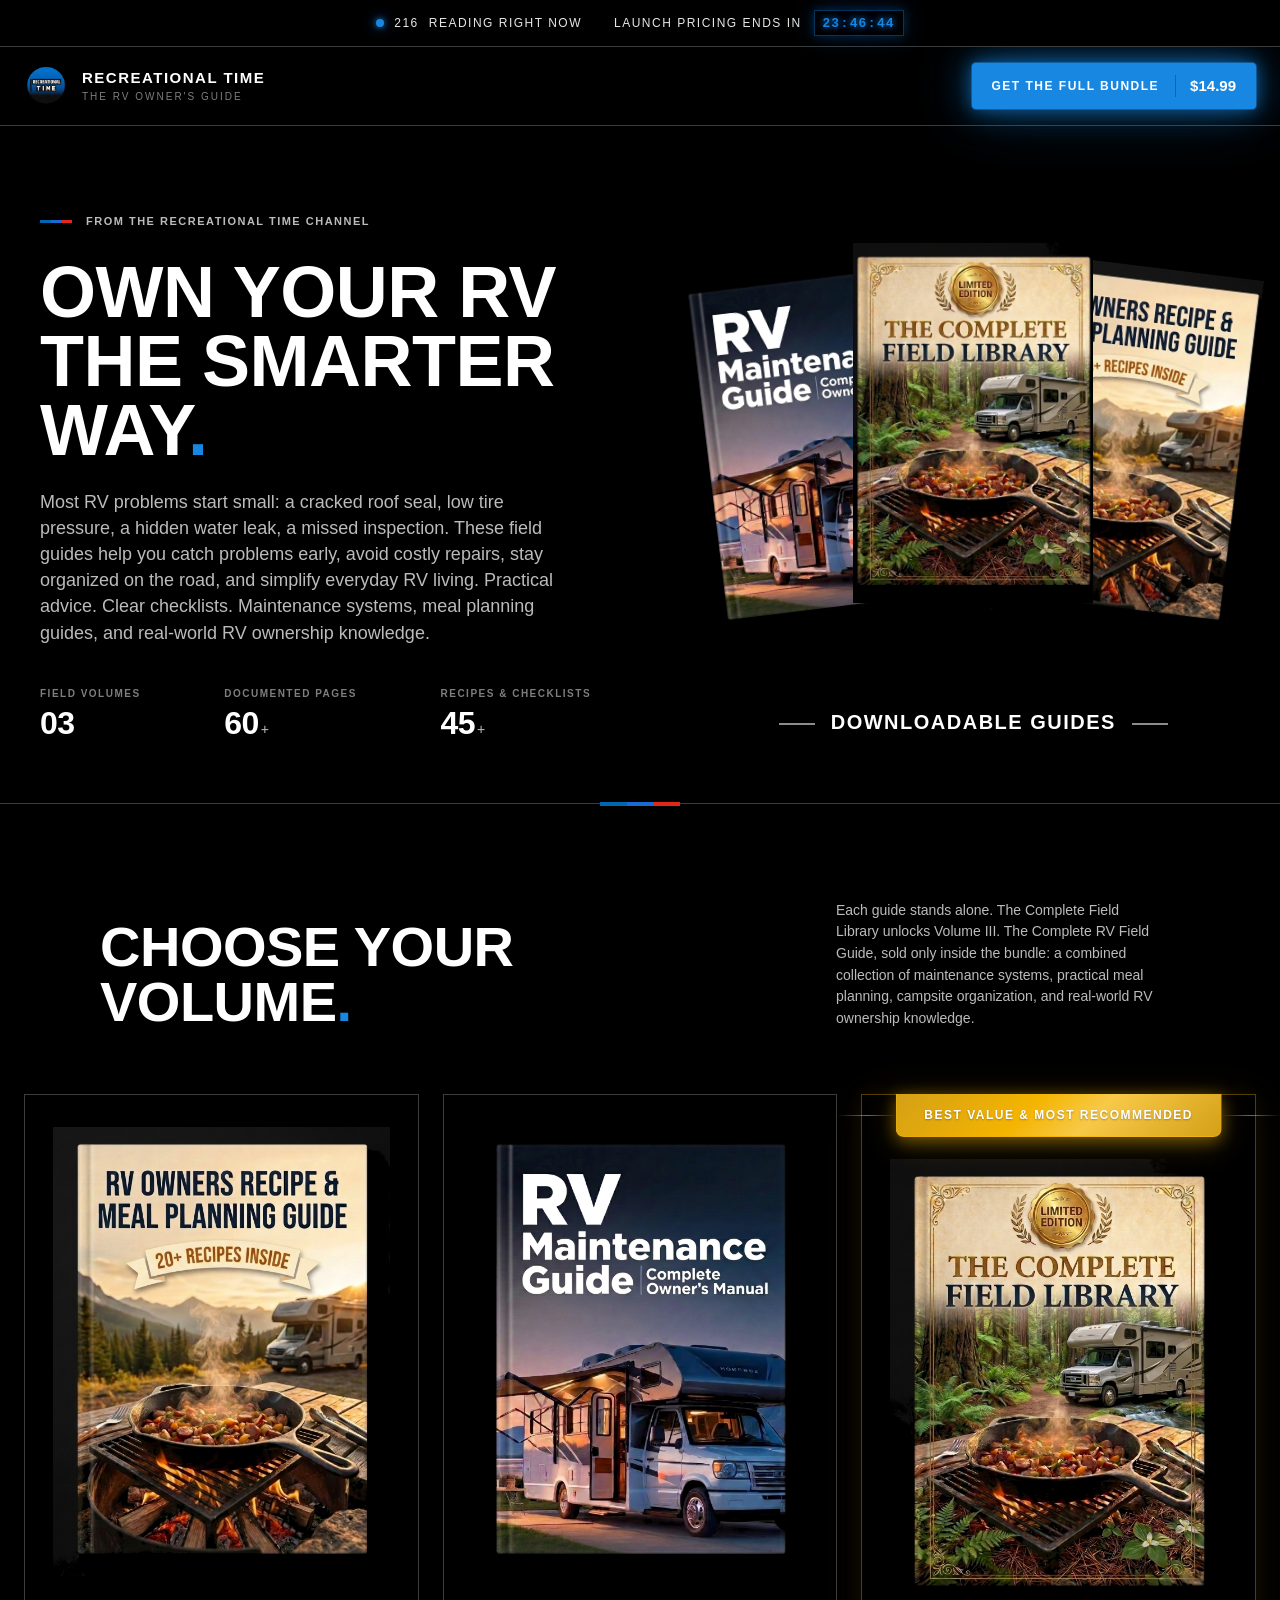
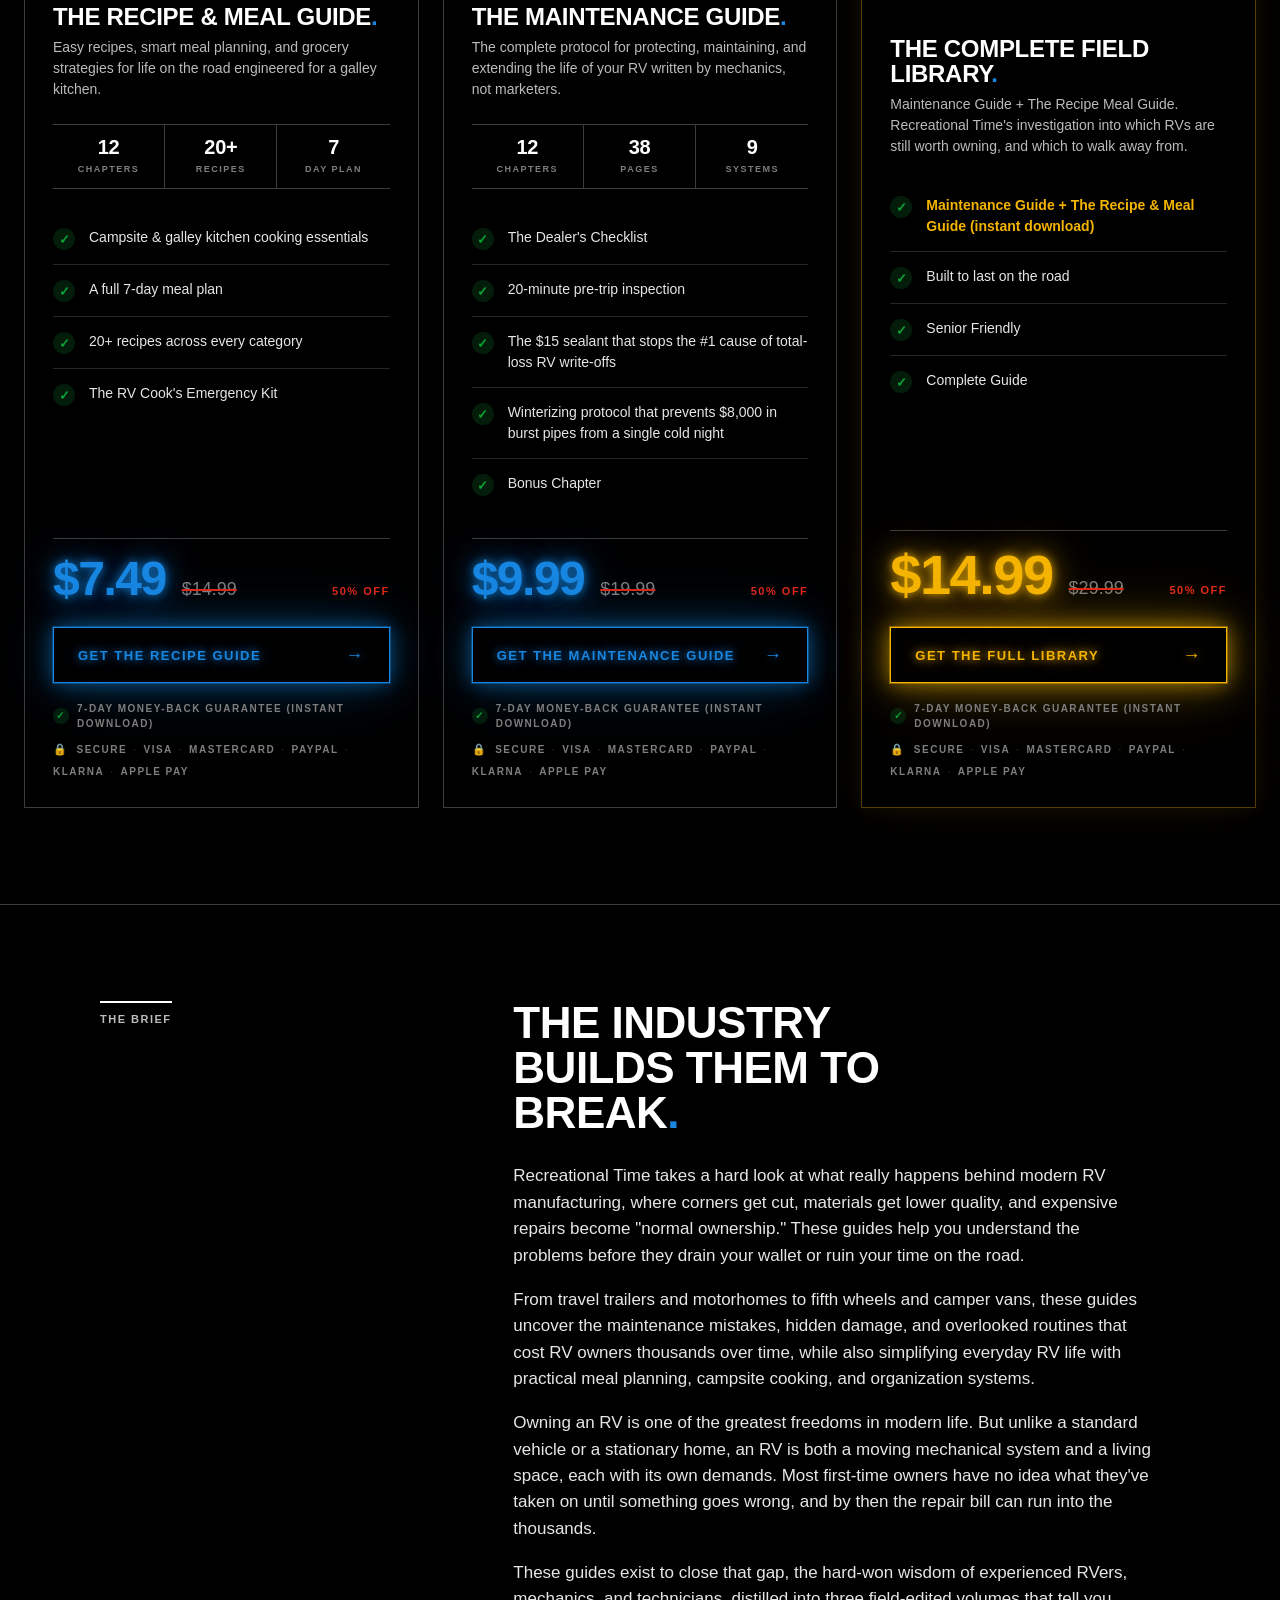
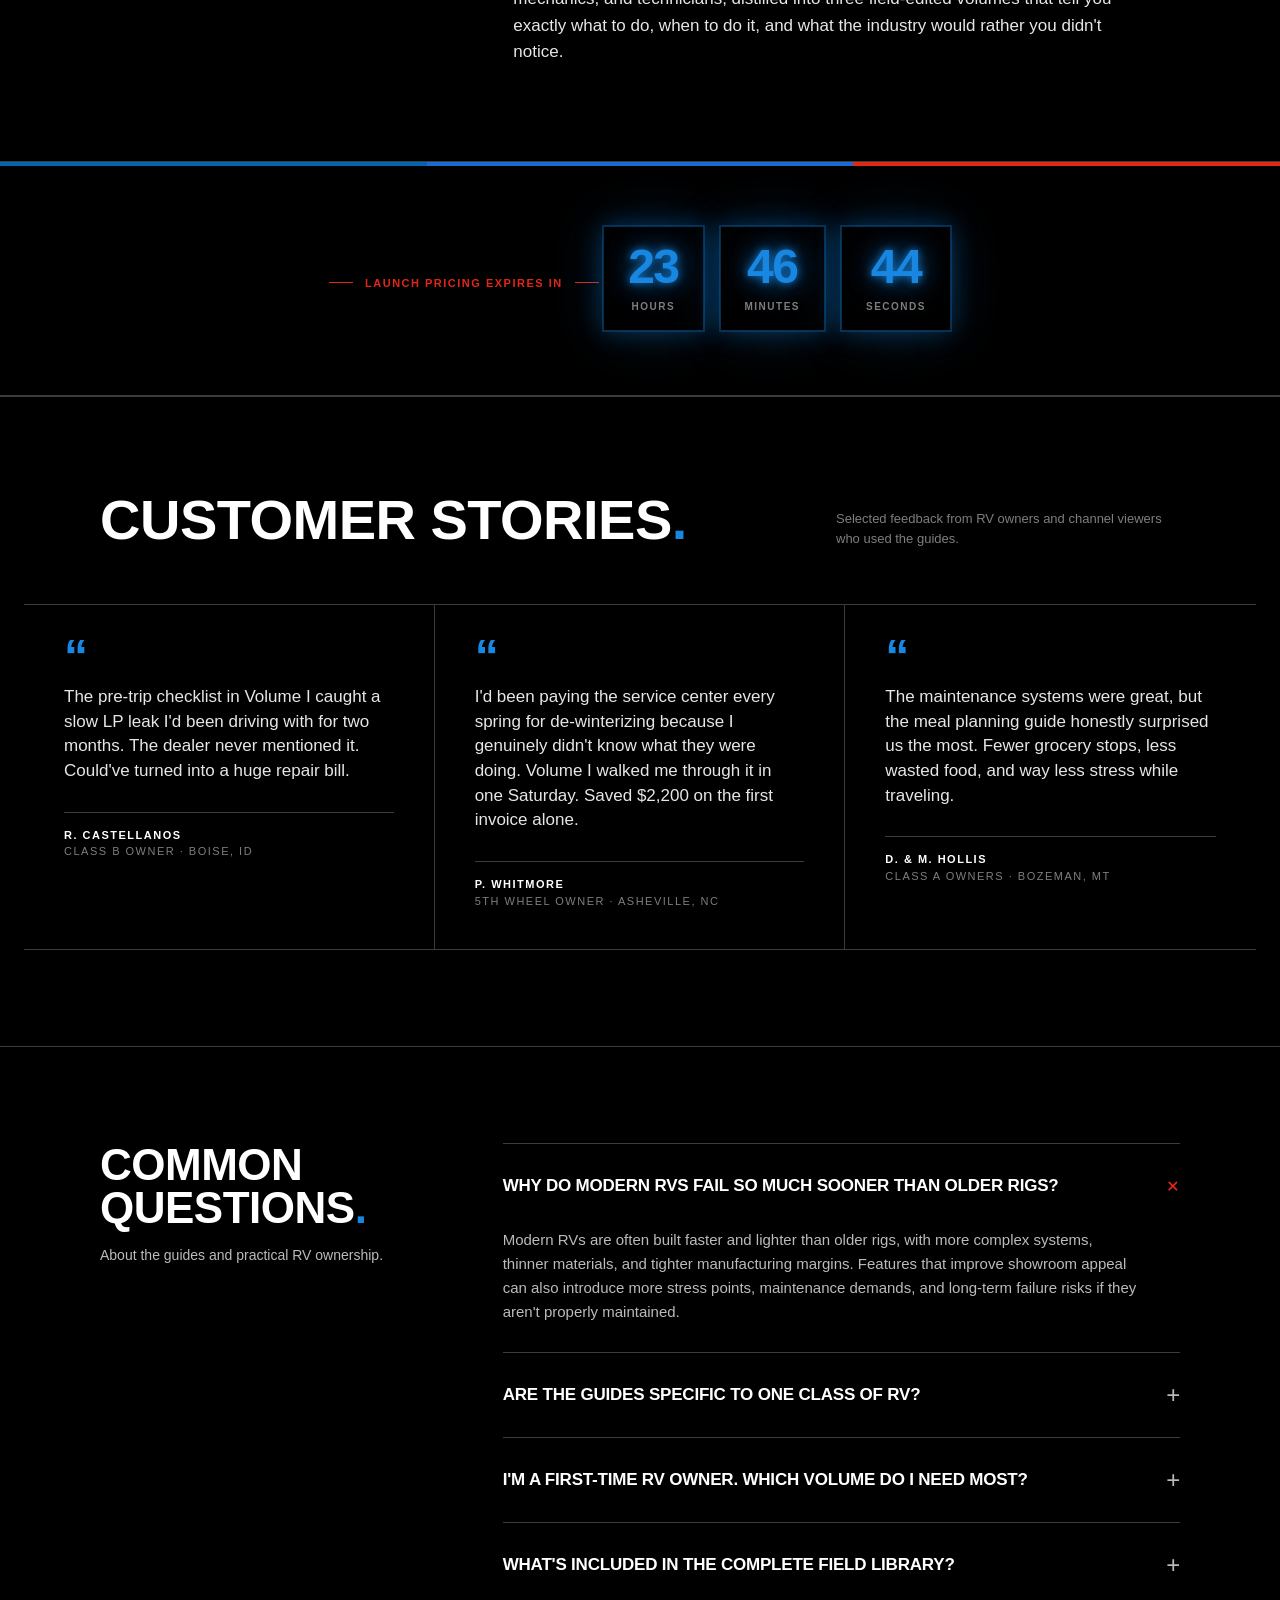
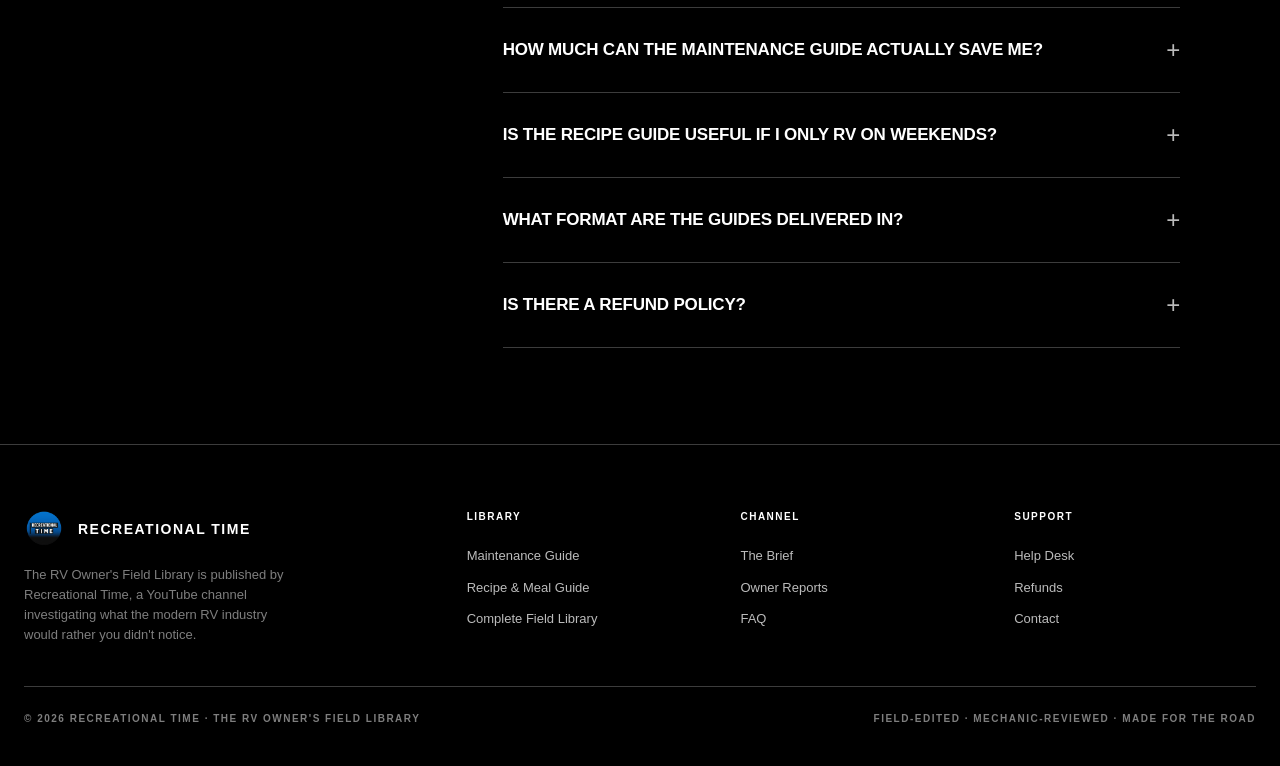
<file: index.html>
<!DOCTYPE html>
<html lang="en">
<head>
<meta charset="UTF-8">
<meta name="viewport" content="width=device-width, initial-scale=1.0">
<title>Recreational Time — The RV Owner's Field Library</title>
<meta name="description" content="From Recreational Time on YouTube — three field-edited guides for RV owners: maintenance, meal planning, and the brand-trust briefing the industry doesn't want you to read.">

<link rel="stylesheet" href="project/assets/colors_and_type.css">

<!-- Hotmart Checkout Widget -->
<script type="text/javascript">
function importHotmart(){
  var imported = document.createElement('script');
  imported.src = 'https://static.hotmart.com/checkout/widget.min.js';
  document.head.appendChild(imported);
  var link = document.createElement('link');
  link.rel = 'stylesheet';
  link.type = 'text/css';
  link.href = 'https://static.hotmart.com/css/hotmart-fb.min.css';
  document.head.appendChild(link);
}
importHotmart();
</script>

<style>
*, *::before, *::after { box-sizing: border-box; }

html, body { overflow-x: hidden; }

body {
  background: var(--rt-canvas);
  color: var(--rt-ink);
  font-family: var(--rt-font-text);
  font-weight: var(--rt-weight-body);
}

a { color: inherit; text-decoration: none; }

img { display: block; max-width: 100%; }

/* ============================================================
 * URGENCY BAR
 * ============================================================ */
.urgency-bar {
  position: sticky;
  top: 0;
  z-index: 100;
  background: var(--rt-canvas);
  border-bottom: 1px solid var(--rt-hairline);
  font-family: var(--rt-font-display);
  font-size: 12px;
  letter-spacing: var(--rt-track-machined);
  text-transform: uppercase;
  color: var(--rt-body-strong);
}

.urgency-bar-inner {
  max-width: 1440px;
  margin: 0 auto;
  padding: 10px 24px;
  display: flex;
  align-items: center;
  justify-content: center;
  gap: 32px;
  flex-wrap: wrap;
}

.urgency-left { display: inline-flex; align-items: center; gap: 10px; }
.urgency-right { display: inline-flex; align-items: center; gap: 12px; }

.urgency-bar strong { color: var(--rt-ink); font-weight: 700; }

.live-dot {
  display: inline-block;
  width: 8px; height: 8px;
  background: #1887e2;
  border-radius: var(--rt-radius-full);
  animation: pulse 1.6s var(--rt-ease) infinite;
  box-shadow:
    0 0 6px rgba(24, 135, 226, 0.85),
    0 0 14px rgba(24, 135, 226, 0.60),
    0 0 28px rgba(24, 135, 226, 0.35);
}
@keyframes pulse { 0%,100%{opacity:1} 50%{opacity:0.35} }

.urgency-timer {
  display: inline-flex;
  align-items: center;
  gap: 2px;
  font-family: var(--rt-font-display);
  font-weight: 700;
  font-size: 13px;
  letter-spacing: 1.5px;
  color: #1887e2;
  font-variant-numeric: tabular-nums;
  padding: 2px 8px;
  border: 1px solid rgba(24, 135, 226, 0.40);
  text-shadow:
    0 0 6px rgba(24, 135, 226, 0.85),
    0 0 14px rgba(24, 135, 226, 0.60),
    0 0 28px rgba(24, 135, 226, 0.35);
  box-shadow:
    0 0 12px rgba(24, 135, 226, 0.30),
    0 0 28px rgba(24, 135, 226, 0.18);
}

/* ============================================================
 * NAV BAR
 * ============================================================ */
.nav-bar {
  position: sticky;
  top: 38px;
  z-index: 99;
  background: var(--rt-canvas);
  border-bottom: 1px solid var(--rt-hairline);
}
.nav-bar-inner {
  max-width: 1440px;
  margin: 0 auto;
  padding: 16px 24px;
  display: flex;
  align-items: center;
  justify-content: space-between;
  gap: 24px;
}
.nav-brand {
  display: flex;
  align-items: center;
  gap: 14px;
}
.nav-logo {
  width: 44px;
  height: 44px;
  display: block;
  object-fit: contain;
  flex-shrink: 0;
}
.footer-brand .nav-logo { width: 40px; height: 40px; }
.nav-brand-text {
  font-family: var(--rt-font-display);
  font-weight: 700;
  font-size: 15px;
  letter-spacing: var(--rt-track-machined);
  text-transform: uppercase;
  color: var(--rt-ink);
  line-height: 1.1;
}
.nav-brand-text span {
  display: block;
  font-weight: 400;
  font-size: 10px;
  letter-spacing: 2px;
  color: var(--rt-muted);
  margin-top: 4px;
}
.nav-links {
  display: flex;
  align-items: center;
  gap: 32px;
}
.nav-link {
  font-family: var(--rt-font-display);
  font-size: 13px;
  letter-spacing: var(--rt-track-machined);
  text-transform: uppercase;
  color: var(--rt-body);
  font-weight: 400;
  transition: color var(--rt-duration-base) var(--rt-ease);
}
.nav-link:hover { color: var(--rt-ink); }

.nav-cta {
  display: inline-flex;
  align-items: center;
  gap: 16px;
  background: #1887e2;
  color: #ffffff;
  padding: 12px 20px;
  font-family: var(--rt-font-display);
  font-weight: 700;
  font-size: 12px;
  letter-spacing: var(--rt-track-machined);
  text-transform: uppercase;
  border-radius: 4px;
  box-shadow:
    0 0 0 1px rgba(24, 135, 226, 0.45),
    0 0 16px rgba(24, 135, 226, 0.55),
    0 0 36px rgba(24, 135, 226, 0.45),
    0 0 64px rgba(24, 135, 226, 0.30);
  transition: box-shadow var(--rt-duration-base) var(--rt-ease),
              transform var(--rt-duration-base) var(--rt-ease),
              background-color var(--rt-duration-base) var(--rt-ease);
}
.nav-cta:hover {
  background: #2898f0;
  transform: translateY(-1px);
  box-shadow:
    0 0 0 1px rgba(24, 135, 226, 0.6),
    0 0 22px rgba(24, 135, 226, 0.75),
    0 0 48px rgba(24, 135, 226, 0.55),
    0 0 80px rgba(24, 135, 226, 0.40);
}
.nav-cta-price {
  font-weight: 900;
  font-size: 15px;
  letter-spacing: 0;
  padding-left: 14px;
  border-left: 1px solid rgba(0,0,0,0.25);
}

@media (max-width: 820px) {
  .nav-links { display: none; }
  .nav-brand-text span { display: none; }
  .nav-brand-text { font-size: 13px; }
}

/* ============================================================
 * HERO
 * ============================================================ */
.hero {
  position: relative;
  padding: 80px 24px 64px;
  background: var(--rt-canvas);
  overflow: hidden;
}
.hero-inner {
  max-width: 1200px;
  margin: 0 auto;
  display: grid;
  grid-template-columns: 1.1fr 1fr;
  gap: 80px;
  align-items: center;
}
@media (max-width: 960px) {
  .hero-inner { grid-template-columns: 1fr; gap: 56px; text-align: center; }
}

.hero-eyebrow {
  display: inline-flex;
  align-items: center;
  gap: 14px;
  font-family: var(--rt-font-display);
  font-size: 11px;
  font-weight: 700;
  letter-spacing: var(--rt-track-machined);
  text-transform: uppercase;
  color: var(--rt-body);
  margin-bottom: 28px;
}
.hero-eyebrow::before {
  content: '';
  width: 32px;
  height: 3px;
  background: var(--rt-tricolor);
}

.hero h1 {
  font-family: var(--rt-font-display);
  font-weight: 700;
  font-size: clamp(40px, 6.2vw, 72px);
  line-height: 0.96;
  letter-spacing: -0.5px;
  text-transform: uppercase;
  color: var(--rt-ink);
  margin: 0 0 24px;
}
.hero h1 .rt-period { color: #1887e2; }

.hero-sub {
  font-family: var(--rt-font-text);
  font-size: 18px;
  font-weight: 300;
  line-height: 1.45;
  color: var(--rt-body);
  max-width: 540px;
  margin-bottom: 40px;
}
@media (max-width: 960px) { .hero-sub { margin-left: auto; margin-right: auto; } }

.hero-stats {
  display: grid;
  grid-template-columns: repeat(3, auto);
  gap: 48px;
  margin-bottom: 0;
}
@media (max-width: 960px) {
  .hero-stats { justify-content: center; gap: 32px; }
}
@media (max-width: 500px) {
  .hero-stats { grid-template-columns: 1fr 1fr; gap: 24px 32px; }
}
.hero-stat-label {
  font-family: var(--rt-font-display);
  font-size: 10px;
  font-weight: 700;
  letter-spacing: var(--rt-track-machined);
  text-transform: uppercase;
  color: var(--rt-muted);
  margin-bottom: 6px;
}
.hero-stat-value {
  font-family: var(--rt-font-display);
  font-weight: 700;
  font-size: 32px;
  line-height: 1;
  color: var(--rt-ink);
  letter-spacing: -0.5px;
}
.hero-stat-unit { font-size: 14px; color: var(--rt-body); margin-left: 2px; font-weight: 400; }

.hero-stack-wrap {
  display: flex;
  flex-direction: column;
  align-items: stretch;
}

.hero-stack {
  position: relative;
  height: 460px;
  display: flex;
  align-items: center;
  justify-content: center;
}
@media (max-width: 960px) { .hero-stack { height: 380px; } }

.hero-stack .vol {
  position: absolute;
  width: 240px;
  aspect-ratio: 2/3;
  box-shadow: none;
  transition: transform var(--rt-duration-photo) var(--rt-ease);
}
.hero-stack .vol-1 { transform: translate(-150px, 8px) rotate(-7deg); z-index: 1; }
.hero-stack .vol-2 { transform: translate(0, -14px) rotate(0deg); z-index: 3; }
.hero-stack .vol-3 { transform: translate(150px, 8px) rotate(7deg); z-index: 2; }
.hero-stack:hover .vol-1 { transform: translate(-180px, 0) rotate(-9deg); }
.hero-stack:hover .vol-2 { transform: translate(0, -22px) rotate(0deg); }
.hero-stack:hover .vol-3 { transform: translate(180px, 0) rotate(9deg); }

@media (max-width: 960px) {
  .hero-stack .vol { width: 170px; }
  .hero-stack .vol-1 { transform: translate(-115px, 6px) rotate(-7deg); }
  .hero-stack .vol-2 { transform: translate(0, -10px) rotate(0deg); }
  .hero-stack .vol-3 { transform: translate(115px, 6px) rotate(7deg); }
}

.hero-stack .vol .cover-photo {
  background: var(--rt-canvas);
  width: 100%;
  height: 100%;
  display: block;
  overflow: hidden;
}
.hero-stack .vol .cover-photo img {
  width: 100%;
  height: 100%;
  object-fit: cover;
  display: block;
}

.hero-stack-label {
  margin-top: 40px;
  text-align: center;
  font-family: var(--rt-font-display);
  font-size: 20px;
  font-weight: 700;
  letter-spacing: var(--rt-track-machined);
  text-transform: uppercase;
  color: #ffffff;
}
.hero-stack-label::before,
.hero-stack-label::after {
  content: '';
  display: inline-block;
  width: 36px;
  height: 1.5px;
  background: rgba(255, 255, 255, 0.55);
  vertical-align: middle;
  margin: 0 16px;
}

@media (max-width: 960px) {
  .hero-stack-label { font-size: 18px; margin-top: 32px; }
}

/* ============================================================
 * COVER COMPONENTS
 * ============================================================ */
.cover-photo {
  background: var(--rt-canvas);
  border: 0;
  padding: 0;
  display: block;
  position: relative;
  overflow: hidden;
}
.cover-photo img {
  width: 100%;
  height: 100%;
  object-fit: cover;
  object-position: center;
  display: block;
}

/* ============================================================
 * OFFER — THE THREE BOOKS
 * ============================================================ */
.offer {
  background: var(--rt-canvas);
  padding: 96px 24px;
  border-top: 1px solid var(--rt-hairline);
  position: relative;
}
.offer-stripe {
  position: absolute;
  top: -2px;
  left: 50%;
  transform: translateX(-50%);
  width: 80px;
  height: 4px;
  background: var(--rt-tricolor);
}

.offer-head {
  max-width: 1080px;
  margin: 0 auto 64px;
  display: grid;
  grid-template-columns: 2fr 1fr;
  gap: 48px;
  align-items: end;
}
@media (max-width: 820px) {
  .offer-head { grid-template-columns: 1fr; gap: 24px; }
}

.offer-head h2 {
  font-family: var(--rt-font-display);
  font-weight: 700;
  font-size: clamp(32px, 4.4vw, 56px);
  line-height: 0.98;
  text-transform: uppercase;
  letter-spacing: -0.5px;
  color: var(--rt-ink);
  margin: 0;
}
.offer-head h2 .rt-period { color: #1887e2; }
.offer-head p {
  font-family: var(--rt-font-text);
  font-size: 14px;
  font-weight: 300;
  color: var(--rt-body);
  line-height: 1.55;
  max-width: 320px;
}
@media (max-width: 820px) { .offer-head p { max-width: none; } }

.cards-grid {
  display: grid;
  grid-template-columns: repeat(3, 1fr);
  gap: 24px;
  max-width: 1280px;
  margin: 0 auto;
}
@media (max-width: 960px) {
  .cards-grid { grid-template-columns: 1fr; max-width: 440px; }
}

/* ---- Card ---- */
.book-card {
  background: var(--rt-canvas);
  border: 1px solid var(--rt-hairline);
  display: flex;
  flex-direction: column;
  position: relative;
  padding: 32px 28px 28px;
  transition: border-color var(--rt-duration-base) var(--rt-ease);
}
.book-card:hover { border-color: var(--rt-body); }

.book-card.featured {
  background: var(--rt-canvas);
  border-color: rgba(244, 180, 0, 0.35);
  padding-top: 64px;
  box-shadow:
    0 0 20px rgba(244, 180, 0, 0.08),
    0 0 48px rgba(244, 180, 0, 0.05);
}

.featured-flag {
  position: absolute;
  top: -1px; left: 50%;
  transform: translateX(-50%);
  z-index: 5;
  background: linear-gradient(135deg, #d4a017 0%, #f4b400 40%, #f7c948 60%, #d4a017 100%);
  color: #ffffff;
  font-family: var(--rt-font-display);
  font-weight: 700;
  font-size: 12px;
  letter-spacing: var(--rt-track-machined);
  text-transform: uppercase;
  text-align: center;
  padding: 12px 28px;
  display: inline-flex;
  align-items: center;
  justify-content: center;
  gap: 0;
  white-space: nowrap;
  border-radius: 0 0 8px 8px;
  border: 1px solid rgba(244, 180, 0, 0.6);
  border-top: none;
  text-shadow:
    0 1px 2px rgba(0, 0, 0, 0.3);
  box-shadow:
    0 4px 16px rgba(244, 180, 0, 0.40),
    0 8px 32px rgba(244, 180, 0, 0.20);
}
.featured-flag::before,
.featured-flag::after {
  content: '';
  position: absolute;
  top: 50%;
  width: 60px;
  height: 1px;
  background: linear-gradient(to right, transparent, rgba(244, 180, 0, 0.6), transparent);
}
.featured-flag::before { right: 100%; margin-right: 0; }
.featured-flag::after { left: 100%; margin-left: 0; }
.featured-flag .stars {
  display: none;
}

.book-vol {
  position: absolute;
  top: 16px;
  right: 16px;
  font-family: var(--rt-font-display);
  font-weight: 700;
  font-size: 11px;
  letter-spacing: var(--rt-track-machined);
  text-transform: uppercase;
  color: var(--rt-muted);
  z-index: 2;
}
.book-card.featured .book-vol { top: 60px; }

.card-cover-slot {
  width: 100%;
  aspect-ratio: 3/4;
  margin-bottom: 28px;
  display: flex;
  align-items: stretch;
  justify-content: stretch;
}
.card-cover-slot .cover-photo { width: 100%; height: 100%; }

.card-title {
  font-family: var(--rt-font-display);
  font-weight: 700;
  font-size: 24px;
  line-height: 1.05;
  letter-spacing: -0.3px;
  text-transform: uppercase;
  color: var(--rt-ink);
  margin: 0 0 8px;
}
.card-title .rt-period { color: #1887e2; }
.card-tagline {
  font-family: var(--rt-font-text);
  font-size: 14px;
  font-weight: 300;
  color: var(--rt-body);
  line-height: 1.5;
  margin: 0 0 24px;
}

/* Spec strip */
.spec-strip {
  display: grid;
  grid-template-columns: repeat(3, 1fr);
  border-top: 1px solid var(--rt-hairline);
  border-bottom: 1px solid var(--rt-hairline);
  margin-bottom: 24px;
}
.spec-cell {
  padding: 12px 8px;
  text-align: center;
  border-right: 1px solid var(--rt-hairline);
}
.spec-cell:last-child { border-right: 0; }
.spec-cell-val {
  font-family: var(--rt-font-display);
  font-weight: 700;
  font-size: 20px;
  color: var(--rt-ink);
  line-height: 1;
  letter-spacing: -0.3px;
}
.spec-cell-lbl {
  font-family: var(--rt-font-display);
  font-size: 9px;
  font-weight: 700;
  letter-spacing: var(--rt-track-machined);
  text-transform: uppercase;
  color: var(--rt-muted);
  margin-top: 6px;
}

/* Volume equation for the bundle */
.includes-eq {
  display: grid;
  grid-template-columns: 1fr auto 1fr auto 1fr;
  align-items: stretch;
  gap: 6px;
  margin-bottom: 24px;
}
.eq-vol {
  background: var(--rt-canvas);
  border: 1px solid var(--rt-hairline);
  padding: 10px 6px;
  text-align: center;
  position: relative;
}
.eq-vol.exclusive { border-color: var(--rt-ink); }
.eq-vol.exclusive::before {
  content: '';
  position: absolute;
  top: -1px; left: -1px; right: -1px;
  height: 3px;
  background: var(--rt-tricolor);
}
.eq-roman {
  font-family: var(--rt-font-display);
  font-weight: 700;
  font-size: 22px;
  color: var(--rt-ink);
  line-height: 1;
  letter-spacing: -0.5px;
}
.eq-lbl {
  font-family: var(--rt-font-display);
  font-size: 9px;
  font-weight: 700;
  letter-spacing: var(--rt-track-machined);
  text-transform: uppercase;
  color: var(--rt-muted);
  margin-top: 4px;
}
.eq-vol.exclusive .eq-tag {
  position: absolute;
  bottom: -8px; left: 50%;
  transform: translateX(-50%);
  background: var(--rt-ink);
  color: var(--rt-canvas);
  font-family: var(--rt-font-display);
  font-size: 7px;
  font-weight: 700;
  letter-spacing: 1px;
  text-transform: uppercase;
  padding: 2px 6px;
  white-space: nowrap;
}
.eq-plus {
  font-family: var(--rt-font-display);
  font-weight: 300;
  font-size: 18px;
  color: var(--rt-muted);
  display: flex;
  align-items: center;
  justify-content: center;
}

/* Features list */
.features {
  list-style: none;
  padding: 0;
  margin: 0 0 28px;
  flex: 1;
}
.features li {
  display: flex;
  gap: 14px;
  padding: 14px 0;
  font-family: var(--rt-font-text);
  font-size: 14px;
  font-weight: 300;
  line-height: 1.5;
  color: var(--rt-body-strong);
  border-bottom: 1px solid var(--rt-hairline-strong);
}
.features li:last-child { border-bottom: 0; }
.features li::before {
  content: '\2713';
  flex: 0 0 22px;
  width: 22px;
  height: 22px;
  display: inline-flex;
  align-items: center;
  justify-content: center;
  background: rgba(15, 163, 54, 0.18);
  color: var(--rt-success);
  border-radius: var(--rt-radius-full);
  font-family: var(--rt-font-display);
  font-size: 13px;
  font-weight: 700;
  line-height: 1;
  margin-top: 1px;
}
.features li strong {
  color: var(--rt-warning);
  font-weight: 700;
}
.features li .gold {
  color: #f4b400;
}

/* Bonus block */
.bonus-block {
  border: 1px solid var(--rt-hairline);
  border-left: 3px solid;
  border-image: var(--rt-tricolor) 1;
  border-left-width: 3px;
  padding: 16px 18px;
  margin-bottom: 24px;
  background: var(--rt-surface-soft);
}
.bonus-head {
  font-family: var(--rt-font-display);
  font-size: 10px;
  font-weight: 700;
  letter-spacing: var(--rt-track-machined);
  text-transform: uppercase;
  color: var(--rt-ink);
  margin-bottom: 10px;
}
.bonus-row {
  display: grid;
  grid-template-columns: auto 1fr auto;
  gap: 12px;
  padding: 8px 0;
  align-items: baseline;
  font-family: var(--rt-font-text);
  font-size: 13px;
  font-weight: 300;
  color: var(--rt-body-strong);
  border-bottom: 1px dashed var(--rt-hairline-strong);
}
.bonus-row:last-child { border-bottom: 0; }
.bonus-num {
  font-family: var(--rt-font-display);
  font-weight: 700;
  font-size: 10px;
  letter-spacing: var(--rt-track-machined);
  text-transform: uppercase;
  color: var(--rt-muted);
}
.bonus-val {
  font-family: var(--rt-font-display);
  font-weight: 700;
  font-size: 12px;
  letter-spacing: var(--rt-track-loose);
  color: var(--rt-ink);
  white-space: nowrap;
}

/* Price block */
.price-block {
  display: flex;
  align-items: baseline;
  gap: 16px;
  padding: 16px 0 24px;
  border-top: 1px solid var(--rt-hairline);
}
.price-now {
  font-family: var(--rt-font-display);
  font-weight: 700;
  font-size: 48px;
  line-height: 1;
  letter-spacing: -1.5px;
  color: #1887e2;
  text-shadow:
    0 0 10px rgba(24, 135, 226, 0.85),
    0 0 28px rgba(24, 135, 226, 0.60),
    0 0 56px rgba(24, 135, 226, 0.40);
}
.book-card.featured .price-now {
  font-size: 56px;
  color: #f4b400;
  text-shadow:
    0 0 10px rgba(244, 180, 0, 0.85),
    0 0 28px rgba(244, 180, 0, 0.60),
    0 0 56px rgba(244, 180, 0, 0.40);
}
.price-was {
  font-family: var(--rt-font-display);
  font-size: 18px;
  font-weight: 400;
  color: var(--rt-muted);
  text-decoration: line-through;
  text-decoration-color: var(--rt-m-red);
  text-decoration-thickness: 2px;
}
.price-save {
  margin-left: auto;
  font-family: var(--rt-font-display);
  font-weight: 700;
  font-size: 11px;
  letter-spacing: var(--rt-track-machined);
  text-transform: uppercase;
  color: var(--rt-m-red);
}

/* CTA */
.cta-btn {
  display: flex;
  align-items: center;
  justify-content: space-between;
  width: 100%;
  height: 56px;
  padding: 0 24px;
  background: var(--rt-canvas);
  color: #1887e2;
  border: 1px solid #1887e2;
  font-family: var(--rt-font-display);
  font-weight: 700;
  font-size: 13px;
  letter-spacing: var(--rt-track-machined);
  text-transform: uppercase;
  text-decoration: none;
  cursor: pointer;
  text-shadow:
    0 0 8px rgba(24, 135, 226, 0.85),
    0 0 20px rgba(24, 135, 226, 0.55);
  box-shadow:
    0 0 0 1px rgba(24, 135, 226, 0.35),
    0 0 18px rgba(24, 135, 226, 0.45),
    0 0 40px rgba(24, 135, 226, 0.30),
    0 0 70px rgba(24, 135, 226, 0.18);
  transition: background var(--rt-duration-base) var(--rt-ease),
              color var(--rt-duration-base) var(--rt-ease),
              box-shadow var(--rt-duration-base) var(--rt-ease),
              transform var(--rt-duration-base) var(--rt-ease);
}
.cta-btn:hover {
  background: #1887e2;
  color: #ffffff;
  transform: translateY(-1px);
  box-shadow:
    0 0 0 1px rgba(24, 135, 226, 0.55),
    0 0 26px rgba(24, 135, 226, 0.70),
    0 0 56px rgba(24, 135, 226, 0.50),
    0 0 90px rgba(24, 135, 226, 0.30);
}
.cta-btn .arrow { font-weight: 300; font-size: 18px; }

.cta-btn.primary {
  background: var(--rt-canvas);
  color: #f4b400;
  border-color: #f4b400;
  text-shadow:
    0 0 8px rgba(244, 180, 0, 0.85),
    0 0 20px rgba(244, 180, 0, 0.55);
  box-shadow:
    0 0 0 1px rgba(244, 180, 0, 0.40),
    0 0 20px rgba(244, 180, 0, 0.55),
    0 0 44px rgba(244, 180, 0, 0.35),
    0 0 78px rgba(244, 180, 0, 0.20);
}
.cta-btn.primary:hover {
  background: #f4b400;
  color: #1a1100;
  border-color: #f4b400;
  text-shadow: none;
  box-shadow:
    0 0 0 1px rgba(244, 180, 0, 0.60),
    0 0 28px rgba(244, 180, 0, 0.80),
    0 0 60px rgba(244, 180, 0, 0.55),
    0 0 96px rgba(244, 180, 0, 0.32);
}

/* Guarantee */
.guarantee {
  display: flex;
  flex-direction: column;
  gap: 10px;
  margin-top: 18px;
  font-family: var(--rt-font-display);
  font-size: 10px;
  font-weight: 700;
  letter-spacing: var(--rt-track-machined);
  text-transform: uppercase;
  color: var(--rt-muted);
}
.guarantee::before { display: none; }
.guarantee-line {
  display: flex;
  align-items: center;
  gap: 8px;
}
.guarantee-check {
  display: inline-flex;
  align-items: center;
  justify-content: center;
  width: 16px;
  height: 16px;
  background: rgba(15, 163, 54, 0.18);
  color: var(--rt-success);
  border-radius: var(--rt-radius-full);
  font-size: 10px;
  font-weight: 700;
  line-height: 1;
  flex-shrink: 0;
}
.guarantee-payments {
  display: flex;
  align-items: center;
  gap: 6px;
  flex-wrap: wrap;
}
.guarantee-payments .lock {
  font-size: 11px;
  margin-right: 2px;
}
.guarantee-payments .sep {
  color: var(--rt-hairline);
  font-weight: 300;
}

/* ============================================================
 * STORY
 * ============================================================ */
.story {
  background: var(--rt-canvas);
  padding: 96px 24px;
  border-top: 1px solid var(--rt-hairline);
}
.story-inner {
  max-width: 1080px;
  margin: 0 auto;
  display: grid;
  grid-template-columns: 1fr 2fr;
  gap: 80px;
  align-items: start;
}
@media (max-width: 820px) {
  .story-inner { grid-template-columns: 1fr; gap: 32px; }
}
.story-label {
  font-family: var(--rt-font-display);
  font-size: 11px;
  font-weight: 700;
  letter-spacing: var(--rt-track-machined);
  text-transform: uppercase;
  color: var(--rt-body);
  padding-top: 8px;
  border-top: 2px solid var(--rt-ink);
  display: inline-block;
}
.story h2 {
  font-family: var(--rt-font-display);
  font-weight: 700;
  font-size: clamp(28px, 3.8vw, 44px);
  line-height: 1.02;
  text-transform: uppercase;
  letter-spacing: -0.5px;
  color: var(--rt-ink);
  margin: 0 0 28px;
}
.story h2 .rt-period { color: #1887e2; }
.story p {
  font-family: var(--rt-font-text);
  font-size: 17px;
  font-weight: 300;
  line-height: 1.55;
  color: var(--rt-body-strong);
  margin-bottom: 18px;
  max-width: 640px;
}
.story p:last-child { margin-bottom: 0; }
.story p strong { color: var(--rt-ink); font-weight: 700; }

/* ============================================================
 * COUNTDOWN
 * ============================================================ */
.countdown {
  background: var(--rt-canvas);
  padding: 64px 24px;
  border-top: 1px solid var(--rt-hairline);
  border-bottom: 1px solid var(--rt-hairline);
  text-align: center;
  position: relative;
}
.countdown::before {
  content: '';
  position: absolute;
  top: 0; left: 0; right: 0;
  height: 4px;
  background: var(--rt-tricolor);
}
.countdown-label {
  font-family: var(--rt-font-display);
  font-size: 11px;
  font-weight: 700;
  letter-spacing: var(--rt-track-machined);
  text-transform: uppercase;
  color: var(--rt-m-red);
  margin-bottom: 24px;
  display: inline-flex;
  align-items: center;
  gap: 12px;
}
.countdown-label::before,
.countdown-label::after {
  content: '';
  width: 24px;
  height: 1px;
  background: var(--rt-m-red);
}
.countdown-timer {
  display: inline-flex;
  gap: 16px;
  font-family: var(--rt-font-display);
}
.countdown-unit {
  background: var(--rt-canvas);
  border: 1px solid rgba(24, 135, 226, 0.35);
  padding: 16px 24px;
  min-width: 96px;
  box-shadow:
    0 0 0 1px rgba(24, 135, 226, 0.25),
    0 0 24px rgba(24, 135, 226, 0.35),
    0 0 56px rgba(24, 135, 226, 0.20);
}
.countdown-unit .num {
  font-size: 48px;
  font-weight: 700;
  color: #1887e2;
  line-height: 1;
  letter-spacing: -1.5px;
  font-variant-numeric: tabular-nums;
  text-shadow:
    0 0 8px rgba(24, 135, 226, 0.85),
    0 0 24px rgba(24, 135, 226, 0.65),
    0 0 48px rgba(24, 135, 226, 0.45);
}
.countdown-unit .label {
  margin-top: 8px;
  font-family: var(--rt-font-display);
  font-size: 10px;
  font-weight: 700;
  letter-spacing: var(--rt-track-machined);
  text-transform: uppercase;
  color: var(--rt-muted);
}
@media (max-width: 600px) {
  .countdown-unit { padding: 12px 14px; min-width: 80px; }
  .countdown-unit .num { font-size: 36px; }
  .countdown-timer { gap: 8px; }
}

/* ============================================================
 * TESTIMONIALS
 * ============================================================ */
.testimonials {
  background: var(--rt-canvas);
  padding: 96px 24px;
  border-top: 1px solid var(--rt-hairline);
}
.test-inner { max-width: 1280px; margin: 0 auto; }
.test-head {
  max-width: 1080px;
  margin: 0 auto 56px;
  display: grid;
  grid-template-columns: 2fr 1fr;
  gap: 48px;
  align-items: end;
}
@media (max-width: 820px) { .test-head { grid-template-columns: 1fr; gap: 16px; } }
.test-head h2 {
  font-family: var(--rt-font-display);
  font-weight: 700;
  font-size: clamp(32px, 4.4vw, 56px);
  line-height: 0.98;
  text-transform: uppercase;
  letter-spacing: -0.5px;
  color: var(--rt-ink);
  margin: 0;
}
.test-head h2 .rt-period { color: #1887e2; }
.test-head p {
  font-family: var(--rt-font-text);
  font-size: 13px;
  font-weight: 300;
  color: var(--rt-muted);
  line-height: 1.5;
}

.test-grid {
  display: grid;
  grid-template-columns: repeat(3, 1fr);
  gap: 0;
  max-width: 1280px;
  margin: 0 auto;
  border-top: 1px solid var(--rt-hairline);
  border-bottom: 1px solid var(--rt-hairline);
}
@media (max-width: 960px) { .test-grid { grid-template-columns: 1fr; } }

.test {
  padding: 40px;
  border-right: 1px solid var(--rt-hairline);
}
.test:last-child { border-right: 0; }
@media (max-width: 960px) {
  .test { border-right: 0; border-bottom: 1px solid var(--rt-hairline); }
  .test:last-child { border-bottom: 0; }
}
.test-quote {
  font-family: var(--rt-font-text);
  font-size: 17px;
  font-weight: 300;
  line-height: 1.45;
  color: var(--rt-body-strong);
  margin: 0 0 28px;
}
.test-quote::before {
  content: '\201C';
  display: block;
  font-family: var(--rt-font-display);
  font-size: 48px;
  font-weight: 700;
  line-height: 0.5;
  color: #1887e2;
  margin-bottom: 16px;
}
.test-byline {
  font-family: var(--rt-font-display);
  font-size: 11px;
  font-weight: 700;
  letter-spacing: var(--rt-track-machined);
  text-transform: uppercase;
  color: var(--rt-body);
  padding-top: 14px;
  border-top: 1px solid var(--rt-hairline);
}
.test-byline span { color: var(--rt-muted); font-weight: 400; }
.test-byline em { color: var(--rt-ink); font-style: normal; }

/* ============================================================
 * FAQ
 * ============================================================ */
.faq {
  background: var(--rt-canvas);
  padding: 96px 24px;
  border-top: 1px solid var(--rt-hairline);
}
.faq-inner {
  max-width: 1080px;
  margin: 0 auto;
  display: grid;
  grid-template-columns: 1fr 2fr;
  gap: 64px;
}
@media (max-width: 820px) { .faq-inner { grid-template-columns: 1fr; gap: 32px; } }

.faq-side h2 {
  font-family: var(--rt-font-display);
  font-weight: 700;
  font-size: clamp(28px, 3.8vw, 44px);
  line-height: 0.98;
  text-transform: uppercase;
  letter-spacing: -0.5px;
  color: var(--rt-ink);
  margin: 0 0 16px;
}
.faq-side h2 .rt-period { color: #1887e2; }
.faq-side p {
  font-family: var(--rt-font-text);
  font-size: 14px;
  font-weight: 300;
  color: var(--rt-body);
  line-height: 1.55;
}

.faq-list { display: flex; flex-direction: column; }
.faq-item {
  border-bottom: 1px solid var(--rt-hairline);
}
.faq-item:first-child { border-top: 1px solid var(--rt-hairline); }
.faq-item summary {
  list-style: none;
  cursor: pointer;
  padding: 24px 0;
  display: flex;
  justify-content: space-between;
  align-items: center;
  gap: 24px;
  font-family: var(--rt-font-display);
  font-weight: 700;
  font-size: 17px;
  letter-spacing: -0.2px;
  text-transform: uppercase;
  color: var(--rt-ink);
}
.faq-item summary::-webkit-details-marker,
.faq-item summary::marker { display: none; }
.faq-item summary::after {
  content: '+';
  font-family: var(--rt-font-display);
  font-weight: 300;
  font-size: 24px;
  color: var(--rt-body);
  transition: transform var(--rt-duration-base) var(--rt-ease), color var(--rt-duration-base) var(--rt-ease);
  flex-shrink: 0;
}
.faq-item[open] summary::after { transform: rotate(45deg); color: var(--rt-m-red); }
.faq-answer {
  padding: 0 0 28px;
  font-family: var(--rt-font-text);
  font-size: 15px;
  font-weight: 300;
  line-height: 1.6;
  color: var(--rt-body);
  max-width: 640px;
}
.faq-answer strong { color: var(--rt-ink); font-weight: 700; }

/* ============================================================
 * FOOTER
 * ============================================================ */
footer {
  background: var(--rt-canvas);
  padding: 64px 24px 40px;
  border-top: 1px solid var(--rt-hairline);
}
.footer-inner {
  max-width: 1280px;
  margin: 0 auto;
  display: grid;
  grid-template-columns: 1fr 2fr;
  gap: 48px;
  padding-bottom: 40px;
  border-bottom: 1px solid var(--rt-hairline);
}
@media (max-width: 820px) { .footer-inner { grid-template-columns: 1fr; gap: 32px; } }

.footer-brand {
  display: flex;
  align-items: center;
  gap: 14px;
  margin-bottom: 16px;
}
.footer-brand-text {
  font-family: var(--rt-font-display);
  font-weight: 700;
  font-size: 14px;
  letter-spacing: var(--rt-track-machined);
  text-transform: uppercase;
  color: var(--rt-ink);
}
.footer-side p {
  font-family: var(--rt-font-text);
  font-size: 13px;
  font-weight: 300;
  color: var(--rt-muted);
  line-height: 1.55;
  max-width: 280px;
}
.footer-cols {
  display: grid;
  grid-template-columns: repeat(3, 1fr);
  gap: 32px;
}
@media (max-width: 600px) { .footer-cols { grid-template-columns: 1fr 1fr; } }
.footer-col-h {
  font-family: var(--rt-font-display);
  font-size: 10px;
  font-weight: 700;
  letter-spacing: var(--rt-track-machined);
  text-transform: uppercase;
  color: var(--rt-ink);
  margin-bottom: 16px;
}
.footer-col a {
  display: block;
  font-family: var(--rt-font-text);
  font-size: 13px;
  font-weight: 300;
  color: var(--rt-body);
  padding: 6px 0;
  transition: color var(--rt-duration-base) var(--rt-ease);
}
.footer-col a:hover { color: var(--rt-ink); }

.footer-low {
  max-width: 1280px;
  margin: 0 auto;
  padding-top: 24px;
  display: flex;
  justify-content: space-between;
  align-items: center;
  gap: 16px;
  flex-wrap: wrap;
  font-family: var(--rt-font-display);
  font-size: 10px;
  font-weight: 700;
  letter-spacing: var(--rt-track-machined);
  text-transform: uppercase;
  color: var(--rt-muted);
}

/* ============================================================
 * MOBILE STICKY CTA
 * ============================================================ */
.mobile-cta {
  display: none;
  position: fixed;
  bottom: 0; left: 0; right: 0;
  z-index: 95;
  background: var(--rt-canvas);
  border-top: 1px solid var(--rt-hairline);
  padding: 12px 16px;
  align-items: center;
  justify-content: space-between;
  gap: 12px;
}
.mobile-cta::before {
  content: '';
  position: absolute;
  top: 0; left: 0; right: 0;
  height: 3px;
  background: var(--rt-tricolor);
}
.mobile-cta-left {
  display: flex;
  flex-direction: column;
  font-family: var(--rt-font-display);
}
.mobile-cta-label {
  font-size: 9px;
  font-weight: 700;
  letter-spacing: var(--rt-track-machined);
  text-transform: uppercase;
  color: var(--rt-muted);
}
.mobile-cta-prices {
  display: flex;
  align-items: baseline;
  gap: 8px;
  margin-top: 2px;
}
.mobile-cta-was {
  font-size: 12px;
  font-weight: 400;
  color: var(--rt-muted);
  text-decoration: line-through;
  text-decoration-color: var(--rt-m-red);
}
.mobile-cta-now {
  font-size: 22px;
  font-weight: 700;
  color: var(--rt-ink);
  letter-spacing: -0.5px;
}
.mobile-cta-btn {
  background: var(--rt-canvas);
  color: #f4b400;
  border: 1px solid #f4b400;
  font-family: var(--rt-font-display);
  font-size: 12px;
  font-weight: 700;
  letter-spacing: var(--rt-track-machined);
  text-transform: uppercase;
  padding: 13px 18px;
  white-space: nowrap;
  text-shadow:
    0 0 8px rgba(244, 180, 0, 0.85),
    0 0 20px rgba(244, 180, 0, 0.55);
  box-shadow:
    0 0 0 1px rgba(244, 180, 0, 0.40),
    0 0 20px rgba(244, 180, 0, 0.55),
    0 0 44px rgba(244, 180, 0, 0.35),
    0 0 78px rgba(244, 180, 0, 0.20);
}

@media (max-width: 820px) {
  .mobile-cta { display: flex; }
  body { padding-bottom: 80px; }
  .nav-cta { display: none; }
}

/* ============================================================
 * SOCIAL PROOF POPUP
 * ============================================================ */
.social-proof {
  position: fixed;
  bottom: 24px;
  left: 24px;
  z-index: 200;
  background: var(--rt-surface-card);
  border: 1px solid var(--rt-hairline);
  border-left: 3px solid #1887e2;
  padding: 16px 20px;
  display: flex;
  align-items: center;
  gap: 14px;
  max-width: 360px;
  box-shadow:
    0 4px 24px rgba(0, 0, 0, 0.5),
    0 0 12px rgba(24, 135, 226, 0.15);
  opacity: 0;
  transform: translateY(20px);
  pointer-events: none;
  transition: opacity 0.4s var(--rt-ease), transform 0.4s var(--rt-ease);
}
.social-proof.visible {
  opacity: 1;
  transform: translateY(0);
  pointer-events: auto;
}
.social-proof-avatar {
  width: 40px;
  height: 40px;
  border-radius: var(--rt-radius-full);
  background: #1887e2;
  color: #ffffff;
  display: flex;
  align-items: center;
  justify-content: center;
  font-family: var(--rt-font-display);
  font-weight: 700;
  font-size: 16px;
  flex-shrink: 0;
  box-shadow:
    0 0 8px rgba(24, 135, 226, 0.60),
    0 0 20px rgba(24, 135, 226, 0.30);
}
.social-proof-body {
  display: flex;
  flex-direction: column;
  gap: 2px;
}
.social-proof-name {
  font-family: var(--rt-font-display);
  font-weight: 700;
  font-size: 13px;
  color: var(--rt-ink);
}
.social-proof-action {
  font-family: var(--rt-font-text);
  font-weight: 300;
  font-size: 12px;
  color: var(--rt-body);
}
.social-proof-action strong {
  color: #1887e2;
  font-weight: 700;
}
.social-proof-time {
  font-family: var(--rt-font-display);
  font-size: 10px;
  font-weight: 700;
  letter-spacing: var(--rt-track-machined);
  color: var(--rt-muted);
  margin-top: 2px;
}
@media (max-width: 820px) {
  .social-proof { bottom: 90px; left: 12px; right: 12px; max-width: none; }
}
</style>
</head>
<body>

<!-- URGENCY BAR -->
<div class="urgency-bar">
  <div class="urgency-bar-inner">
    <span class="urgency-left"><span class="live-dot"></span><span id="live-viewers">216</span> Reading Right Now</span>
    <span class="urgency-right">
      <span>Launch Pricing Ends In</span>
      <span class="urgency-timer">
        <span id="top-cd-h">05</span>:<span id="top-cd-m">42</span>:<span id="top-cd-s">11</span>
      </span>
    </span>
  </div>
</div>

<!-- NAV -->
<nav class="nav-bar">
  <div class="nav-bar-inner">
    <div class="nav-brand">
      <img class="nav-logo" src="project/assets/rt-logo-channel.png" alt="Recreational Time">
      <div class="nav-brand-text">
        Recreational Time
        <span>The RV Owner's Guide</span>
      </div>
    </div>
    <a href="https://pay.hotmart.com/C106089226H?checkoutMode=2" class="nav-cta hotmart-fb hotmart__button-checkout" target="_blank" rel="noopener">Get The Full Bundle <span class="nav-cta-price">$14.99</span></a>
  </div>
</nav>

<!-- HERO -->
<header class="hero">
  <div class="hero-inner">
    <div class="hero-text">
      <div class="hero-eyebrow">From The Recreational Time Channel</div>
      <h1>Own Your RV<br>The Smarter<br>Way<span class="rt-period">.</span></h1>
      <p class="hero-sub">Most RV problems start small: a cracked roof seal, low tire pressure, a hidden water leak, a missed inspection. These field guides help you catch problems early, avoid costly repairs, stay organized on the road, and simplify everyday RV living. Practical advice. Clear checklists. Maintenance systems, meal planning guides, and real-world RV ownership knowledge.</p>

      <div class="hero-stats">
        <div>
          <div class="hero-stat-label">Field Volumes</div>
          <div class="hero-stat-value">03</div>
        </div>
        <div>
          <div class="hero-stat-label">Documented Pages</div>
          <div class="hero-stat-value">60<span class="hero-stat-unit">+</span></div>
        </div>
        <div>
          <div class="hero-stat-label">Recipes &amp; Checklists</div>
          <div class="hero-stat-value">45<span class="hero-stat-unit">+</span></div>
        </div>
      </div>
    </div>

    <div class="hero-stack-wrap">
      <div class="hero-stack">
        <div class="vol vol-1">
          <div class="cover-photo">
            <img src="project/assets/cover-maintenance-guide.png" alt="RV Maintenance Guide">
          </div>
        </div>
        <div class="vol vol-2">
          <div class="cover-photo">
            <img src="project/assets/cover-field-library.png" alt="The Complete Field Library">
          </div>
        </div>
        <div class="vol vol-3">
          <div class="cover-photo">
            <img src="project/assets/cover-recipe-guide.png" alt="RV Owners Recipe &amp; Meal Planning Guide">
          </div>
        </div>
      </div>
      <div class="hero-stack-label">Downloadable Guides</div>
    </div>
  </div>
</header>

<!-- OFFER — THE THREE BOOKS -->
<section class="offer" id="offer">
  <div class="offer-stripe"></div>

  <div class="offer-head">
    <h2>Choose Your<br>Volume<span class="rt-period">.</span></h2>
    <p>Each guide stands alone. The Complete Field Library unlocks Volume III. The Complete RV Field Guide, sold only inside the bundle: a combined collection of maintenance systems, practical meal planning, campsite organization, and real-world RV ownership knowledge.</p>
  </div>

  <div class="cards-grid">

    <!-- POSITION 1 — RECIPE & MEAL PLANNING -->
    <article class="book-card">
      <div class="book-vol"></div>

      <div class="card-cover-slot">
        <div class="cover-photo">
          <img src="project/assets/cover-recipe-guide.png" alt="RV Owners Recipe &amp; Meal Planning Guide" style="object-fit: cover">
        </div>
      </div>

      <h3 class="card-title">The Recipe &amp; Meal Guide<span class="rt-period">.</span></h3>
      <p class="card-tagline">Easy recipes, smart meal planning, and grocery strategies for life on the road engineered for a galley kitchen.</p>

      <div class="spec-strip">
        <div class="spec-cell"><div class="spec-cell-val">12</div><div class="spec-cell-lbl">Chapters</div></div>
        <div class="spec-cell"><div class="spec-cell-val">20+</div><div class="spec-cell-lbl">Recipes</div></div>
        <div class="spec-cell"><div class="spec-cell-val">7</div><div class="spec-cell-lbl">Day Plan</div></div>
      </div>

      <ul class="features">
        <li>Campsite &amp; galley kitchen cooking essentials</li>
        <li>A full 7-day meal plan</li>
        <li>20+ recipes across every category</li>
        <li>The RV Cook's Emergency Kit</li>
      </ul>

      <div class="price-block">
        <div class="price-now">$7.49</div>
        <div class="price-was">$14.99</div>
        <div class="price-save">50% Off</div>
      </div>

      <a href="https://pay.hotmart.com/U106088940I?checkoutMode=2" class="cta-btn hotmart-fb hotmart__button-checkout" target="_blank" rel="noopener">
        <span>Get The Recipe Guide</span>
        <span class="arrow">&rarr;</span>
      </a>
      <div class="guarantee">
        <span class="guarantee-line"><span class="guarantee-check">&check;</span> 7-Day Money-Back Guarantee (Instant Download)</span>
        <span class="guarantee-payments"><span class="lock">&#x1F512;</span> Secure <span class="sep">&middot;</span> Visa <span class="sep">&middot;</span> Mastercard <span class="sep">&middot;</span> PayPal <span class="sep">&middot;</span> Klarna <span class="sep">&middot;</span> Apple Pay</span>
      </div>
    </article>

    <!-- POSITION 2 — MAINTENANCE GUIDE -->
    <article class="book-card">
      <div class="book-vol"></div>

      <div class="card-cover-slot">
        <div class="cover-photo">
          <img src="project/assets/cover-maintenance-guide.png" alt="RV Maintenance Guide" style="object-fit: cover">
        </div>
      </div>

      <h3 class="card-title">The Maintenance Guide<span class="rt-period">.</span></h3>
      <p class="card-tagline">The complete protocol for protecting, maintaining, and extending the life of your RV written by mechanics, not marketers.</p>

      <div class="spec-strip">
        <div class="spec-cell"><div class="spec-cell-val">12</div><div class="spec-cell-lbl">Chapters</div></div>
        <div class="spec-cell"><div class="spec-cell-val">38</div><div class="spec-cell-lbl">Pages</div></div>
        <div class="spec-cell"><div class="spec-cell-val">9</div><div class="spec-cell-lbl">Systems</div></div>
      </div>

      <ul class="features">
        <li>The Dealer's Checklist</li>
        <li>20-minute pre-trip inspection</li>
        <li>The $15 sealant that stops the #1 cause of total-loss RV write-offs</li>
        <li>Winterizing protocol that prevents $8,000 in burst pipes from a single cold night</li>
        <li>Bonus Chapter</li>
      </ul>

      <div class="price-block">
        <div class="price-now">$9.99</div>
        <div class="price-was">$19.99</div>
        <div class="price-save">50% Off</div>
      </div>

      <a href="https://pay.hotmart.com/N105981352S?checkoutMode=2" class="cta-btn hotmart-fb hotmart__button-checkout" target="_blank" rel="noopener">
        <span>Get The Maintenance Guide</span>
        <span class="arrow">&rarr;</span>
      </a>
      <div class="guarantee">
        <span class="guarantee-line"><span class="guarantee-check">&check;</span> 7-Day Money-Back Guarantee (Instant Download)</span>
        <span class="guarantee-payments"><span class="lock">&#x1F512;</span> Secure <span class="sep">&middot;</span> Visa <span class="sep">&middot;</span> Mastercard <span class="sep">&middot;</span> PayPal <span class="sep">&middot;</span> Klarna <span class="sep">&middot;</span> Apple Pay</span>
      </div>
    </article>

    <!-- BUNDLE (FEATURED) -->
    <article class="book-card featured">
      <div class="featured-flag">Best Value &amp; Most Recommended</div>
      <div class="book-vol"></div>

      <div class="card-cover-slot">
        <div class="cover-photo">
          <img src="project/assets/cover-field-library.png" alt="The Complete Field Library" style="object-fit: cover">
        </div>
      </div>

      <h3 class="card-title">The Complete Field Library<span class="rt-period">.</span></h3>
      <p class="card-tagline">Maintenance Guide + The Recipe Meal Guide. Recreational Time's investigation into which RVs are still worth owning, and which to walk away from.</p>

      <ul class="features">
        <li><strong class="gold">Maintenance Guide + The Recipe &amp; Meal Guide (instant download)</strong></li>
        <li>Built to last on the road</li>
        <li>Senior Friendly</li>
        <li>Complete Guide</li>
      </ul>

      <div class="price-block">
        <div class="price-now">$14.99</div>
        <div class="price-was">$29.99</div>
        <div class="price-save">50% Off</div>
      </div>

      <a href="https://pay.hotmart.com/C106089226H?checkoutMode=2" class="cta-btn primary hotmart-fb hotmart__button-checkout" target="_blank" rel="noopener">
        <span>Get The Full Library</span>
        <span class="arrow">&rarr;</span>
      </a>
      <div class="guarantee">
        <span class="guarantee-line"><span class="guarantee-check">&check;</span> 7-Day Money-Back Guarantee (Instant Download)</span>
        <span class="guarantee-payments"><span class="lock">&#x1F512;</span> Secure <span class="sep">&middot;</span> Visa <span class="sep">&middot;</span> Mastercard <span class="sep">&middot;</span> PayPal <span class="sep">&middot;</span> Klarna <span class="sep">&middot;</span> Apple Pay</span>
      </div>
    </article>

  </div>
</section>

<!-- STORY -->
<section class="story" id="story">
  <div class="story-inner">
    <div>
      <div class="story-label">The Brief</div>
    </div>
    <div>
      <h2>The industry<br>builds them to<br>break<span class="rt-period">.</span></h2>
      <p>Recreational Time takes a hard look at what really happens behind modern RV manufacturing, where corners get cut, materials get lower quality, and expensive repairs become "normal ownership." These guides help you understand the problems before they drain your wallet or ruin your time on the road.</p>
      <p>From travel trailers and motorhomes to fifth wheels and camper vans, these guides uncover the maintenance mistakes, hidden damage, and overlooked routines that cost RV owners thousands over time, while also simplifying everyday RV life with practical meal planning, campsite cooking, and organization systems.</p>
      <p>Owning an RV is one of the greatest freedoms in modern life. But unlike a standard vehicle or a stationary home, an RV is both a moving mechanical system and a living space, each with its own demands. Most first-time owners have no idea what they've taken on until something goes wrong, and by then the repair bill can run into the thousands.</p>
      <p>These guides exist to close that gap, the hard-won wisdom of experienced RVers, mechanics, and technicians, distilled into three field-edited volumes that tell you exactly what to do, when to do it, and what the industry would rather you didn't notice.</p>
    </div>
  </div>
</section>

<!-- COUNTDOWN -->
<section class="countdown">
  <div class="countdown-label">Launch Pricing Expires In</div>
  <div class="countdown-timer">
    <div class="countdown-unit">
      <div class="num" id="cd-hours">23</div>
      <div class="label">Hours</div>
    </div>
    <div class="countdown-unit">
      <div class="num" id="cd-minutes">46</div>
      <div class="label">Minutes</div>
    </div>
    <div class="countdown-unit">
      <div class="num" id="cd-seconds">47</div>
      <div class="label">Seconds</div>
    </div>
  </div>
</section>

<!-- TESTIMONIALS -->
<section class="testimonials" id="reviews">
  <div class="test-inner">
    <div class="test-head">
      <h2>Customer Stories<span class="rt-period">.</span></h2>
      <p>Selected feedback from RV owners and channel viewers who used the guides.</p>
    </div>

    <div class="test-grid">
      <div class="test">
        <p class="test-quote">The pre-trip checklist in Volume I caught a slow LP leak I'd been driving with for two months. The dealer never mentioned it. Could've turned into a huge repair bill.</p>
        <div class="test-byline">
          <em>R. Castellanos</em><br>
          <span>Class B Owner &middot; Boise, ID</span>
        </div>
      </div>
      <div class="test">
        <p class="test-quote">I'd been paying the service center every spring for de-winterizing because I genuinely didn't know what they were doing. Volume I walked me through it in one Saturday. Saved $2,200 on the first invoice alone.</p>
        <div class="test-byline">
          <em>P. Whitmore</em><br>
          <span>5th Wheel Owner &middot; Asheville, NC</span>
        </div>
      </div>
      <div class="test">
        <p class="test-quote">The maintenance systems were great, but the meal planning guide honestly surprised us the most. Fewer grocery stops, less wasted food, and way less stress while traveling.</p>
        <div class="test-byline">
          <em>D. &amp; M. Hollis</em><br>
          <span>Class A Owners &middot; Bozeman, MT</span>
        </div>
      </div>
    </div>
  </div>
</section>

<!-- FAQ -->
<section class="faq" id="faq">
  <div class="faq-inner">
    <div class="faq-side">
      <h2>Common<br>Questions<span class="rt-period">.</span></h2>
      <p>About the guides and practical RV ownership.</p>
    </div>
    <div class="faq-list">
      <details class="faq-item" open>
        <summary>Why do modern RVs fail so much sooner than older rigs?</summary>
        <div class="faq-answer">Modern RVs are often built faster and lighter than older rigs, with more complex systems, thinner materials, and tighter manufacturing margins. Features that improve showroom appeal can also introduce more stress points, maintenance demands, and long-term failure risks if they aren't properly maintained.</div>
      </details>
      <details class="faq-item">
        <summary>Are the guides specific to one class of RV?</summary>
        <div class="faq-answer">No. The guides are written for the most common RV types, including motorhomes, fifth wheels, camper vans, and travel trailers. The maintenance principles stay largely the same, while specific systems and layouts are explained where needed.</div>
      </details>
      <details class="faq-item">
        <summary>I'm a first-time RV owner. Which volume do I need most?</summary>
        <div class="faq-answer">Start with Volume I &mdash; The Maintenance Guide. The 20-minute pre-trip inspection alone prevents the most common new-owner disasters: blown tires from neglected pressure, leaks from missed sealant checks, burst pipes from improper winterizing. If you're still shopping, the Complete Field Library adds meal planning, campsite cooking, and bonus reference material.</div>
      </details>
      <details class="faq-item">
        <summary>What's included in the Complete Field Library?</summary>
        <div class="faq-answer">The Complete Field Library combines the <strong>RV Owners Maintenance Guide</strong> and the <strong>Recipe &amp; Meal Guide</strong>. Together, they cover preventive maintenance, seasonal service, pre-trip inspections, campground cooking, pantry systems, meal planning, and everyday RV routines that make life on the road simpler and less expensive.</div>
      </details>
      <details class="faq-item">
        <summary>How much can the Maintenance Guide actually save me?</summary>
        <div class="faq-answer">Preventative maintenance is almost always cheaper than repair work. Catching a roof leak can prevent $8,000&ndash;$15,000 in structural damage, while routine inspections and seasonal maintenance often save owners hundreds or even thousands per year in dealership service costs.</div>
      </details>
      <details class="faq-item">
        <summary>Is the Recipe Guide useful if I only RV on weekends?</summary>
        <div class="faq-answer">Yes, the Recipe &amp; Meal Planning Guide is designed for owners who don't want to think about food planning every Friday. One stock-up, one shopping list, every weekend trip handled. The campfire and no-fridge chapters add range for dry-camping or off-grid weekends where galley power isn't reliable.</div>
      </details>
      <details class="faq-item">
        <summary>What format are the guides delivered in?</summary>
        <div class="faq-answer">Each guide is delivered as a downloadable PDF immediately after purchase. You can read them on any device, including phones, tablets, computers, or print the seasonal checklists and pantry lists to keep in the rig.</div>
      </details>
      <details class="faq-item">
        <summary>Is there a refund policy?</summary>
        <div class="faq-answer">Yes. We offer a 7-day refund policy. If the guides aren't the right fit, we'll refund your purchase in full.</div>
      </details>
    </div>
  </div>
</section>

<!-- FOOTER -->
<footer>
  <div class="footer-inner">
    <div class="footer-side">
      <div class="footer-brand">
        <img class="nav-logo" src="project/assets/rt-logo-channel.png" alt="Recreational Time">
        <div class="footer-brand-text">Recreational Time</div>
      </div>
      <p>The RV Owner's Field Library is published by Recreational Time, a YouTube channel investigating what the modern RV industry would rather you didn't notice.</p>
    </div>
    <div class="footer-cols">
      <div class="footer-col">
        <div class="footer-col-h">Library</div>
        <a href="#offer">Maintenance Guide</a>
        <a href="#offer">Recipe &amp; Meal Guide</a>
        <a href="#offer">Complete Field Library</a>
      </div>
      <div class="footer-col">
        <div class="footer-col-h">Channel</div>
        <a href="#story">The Brief</a>
        <a href="#reviews">Owner Reports</a>
        <a href="#faq">FAQ</a>
      </div>
      <div class="footer-col">
        <div class="footer-col-h">Support</div>
        <a href="#">Help Desk</a>
        <a href="#">Refunds</a>
        <a href="#">Contact</a>
      </div>
    </div>
  </div>
  <div class="footer-low">
    <div>&copy; 2026 Recreational Time &middot; The RV Owner's Field Library</div>
    <div>Field-Edited &middot; Mechanic-Reviewed &middot; Made For The Road</div>
  </div>
</footer>

<!-- MOBILE STICKY CTA -->
<a href="https://pay.hotmart.com/C106089226H?checkoutMode=2" class="mobile-cta hotmart-fb hotmart__button-checkout" target="_blank" rel="noopener">
  <div class="mobile-cta-left">
    <span class="mobile-cta-label">Full Library</span>
    <div class="mobile-cta-prices">
      <span class="mobile-cta-was">$29.99</span>
      <span class="mobile-cta-now">$14.99</span>
    </div>
  </div>
  <span class="mobile-cta-btn">Get The Library &rarr;</span>
</a>

<!-- SOCIAL PROOF POPUP -->
<div class="social-proof" id="social-proof">
  <div class="social-proof-avatar" id="sp-avatar">M</div>
  <div class="social-proof-body">
    <div class="social-proof-name" id="sp-name">Margaret from Burlington, VT</div>
    <div class="social-proof-action" id="sp-action">just got <strong>The Maintenance Guide</strong></div>
    <div class="social-proof-time" id="sp-time">3 minutes ago</div>
  </div>
</div>

<script>
(function(){
  var el = document.getElementById('live-viewers');
  if(!el) return;
  setInterval(function(){
    var n = parseInt(el.textContent, 10);
    var delta = Math.floor(Math.random() * 7) - 3;
    n = Math.max(140, Math.min(260, n + delta));
    el.textContent = n;
  }, 3500);
})();

(function(){
  var KEY = 'rt-rv-cd-end';
  var end = parseInt(localStorage.getItem(KEY) || '0', 10);
  var now = Date.now();
  if(!end || end < now){
    end = now + (23*3600 + 46*60 + 47) * 1000;
    localStorage.setItem(KEY, end);
  }
  function pad(n){ return n < 10 ? '0' + n : '' + n; }
  var hEl   = document.getElementById('cd-hours');
  var mEl   = document.getElementById('cd-minutes');
  var sEl   = document.getElementById('cd-seconds');
  var thEl  = document.getElementById('top-cd-h');
  var tmEl  = document.getElementById('top-cd-m');
  var tsEl  = document.getElementById('top-cd-s');
  function tick(){
    var diff = Math.max(0, Math.floor((end - Date.now()) / 1000));
    var h = Math.floor(diff / 3600);
    var m = Math.floor((diff % 3600) / 60);
    var s = diff % 60;
    if(hEl) hEl.textContent = pad(h);
    if(mEl) mEl.textContent = pad(m);
    if(sEl) sEl.textContent = pad(s);
    if(thEl) thEl.textContent = pad(h);
    if(tmEl) tmEl.textContent = pad(m);
    if(tsEl) tsEl.textContent = pad(s);
  }
  tick();
  setInterval(tick, 1000);
})();

/* ============================================================
 * Social Proof Popup — rotates every 45s
 * ============================================================ */
(function(){
  var firstNames = [
    'James','Mary','Robert','Patricia','John','Jennifer','Michael','Linda',
    'David','Elizabeth','William','Barbara','Richard','Susan','Joseph','Jessica',
    'Thomas','Sarah','Charles','Karen','Christopher','Lisa','Daniel','Nancy',
    'Matthew','Betty','Anthony','Margaret','Mark','Sandra','Donald','Ashley',
    'Steven','Dorothy','Andrew','Kimberly','Paul','Emily','Joshua','Donna',
    'Kenneth','Michelle','Kevin','Carol','Brian','Amanda','George','Melissa',
    'Timothy','Deborah','Ronald','Stephanie','Jason','Rebecca','Edward','Sharon',
    'Ryan','Laura','Jacob','Cynthia','Gary','Kathleen','Nicholas','Amy',
    'Eric','Angela','Jonathan','Shirley','Stephen','Brenda','Larry','Emma',
    'Justin','Anna','Scott','Pamela','Brandon','Nicole','Benjamin','Samantha',
    'Samuel','Katherine','Frank','Christine','Gregory','Debra','Raymond','Rachel',
    'Patrick','Carolyn','Alexander','Janet','Jack','Catherine','Dennis','Maria',
    'Jerry','Heather','Tyler','Diane','Aaron','Ruth','Jose','Julie',
    'Nathan','Olivia','Henry','Joyce','Douglas','Virginia','Peter','Victoria'
  ];
  var cities = [
    'Austin, TX','Denver, CO','Nashville, TN','Portland, OR','Charlotte, NC',
    'Phoenix, AZ','San Diego, CA','Tampa, FL','Boise, ID','Raleigh, NC',
    'Salt Lake City, UT','Tucson, AZ','Knoxville, TN','Spokane, WA',
    'Colorado Springs, CO','Savannah, GA','Jacksonville, FL','Albuquerque, NM',
    'Chattanooga, TN','Fort Worth, TX','Bakersfield, CA','Pensacola, FL',
    'Asheville, NC','Bozeman, MT','Mesa, AZ','Bend, OR','Flagstaff, AZ',
    'Rapid City, SD','Branson, MO','Pigeon Forge, TN','Myrtle Beach, SC',
    'Sedona, AZ','Lake Havasu City, AZ','Moab, UT','Key West, FL',
    'Gatlinburg, TN','Hot Springs, AR','Durango, CO','St. Augustine, FL',
    'Bar Harbor, ME','Galveston, TX','Traverse City, MI','Eureka Springs, AR',
    'Fredericksburg, TX','Outer Banks, NC','Destin, FL','Lake Tahoe, CA',
    'Yellowstone, WY','Grand Junction, CO','Yuma, AZ'
  ];
  var products = [
    'The Maintenance Guide',
    'The Recipe & Meal Guide',
    'The Complete Field Library'
  ];

  var popup = document.getElementById('social-proof');
  var avatar = document.getElementById('sp-avatar');
  var nameEl = document.getElementById('sp-name');
  var actionEl = document.getElementById('sp-action');
  var timeEl = document.getElementById('sp-time');

  function rand(arr){ return arr[Math.floor(Math.random() * arr.length)]; }

  function showPopup(){
    var name = rand(firstNames);
    var city = rand(cities);
    var product = rand(products);
    var mins = Math.floor(Math.random() * 28) + 2;

    avatar.textContent = name.charAt(0);
    nameEl.textContent = name + ' from ' + city;
    actionEl.innerHTML = 'just got <strong>' + product + '</strong>';
    timeEl.textContent = mins + ' minute' + (mins !== 1 ? 's' : '') + ' ago';

    popup.classList.add('visible');

    setTimeout(function(){
      popup.classList.remove('visible');
    }, 6000);
  }

  setTimeout(showPopup, 8000);
  setInterval(showPopup, 45000);
})();
</script>

</body>
</html>
</file>
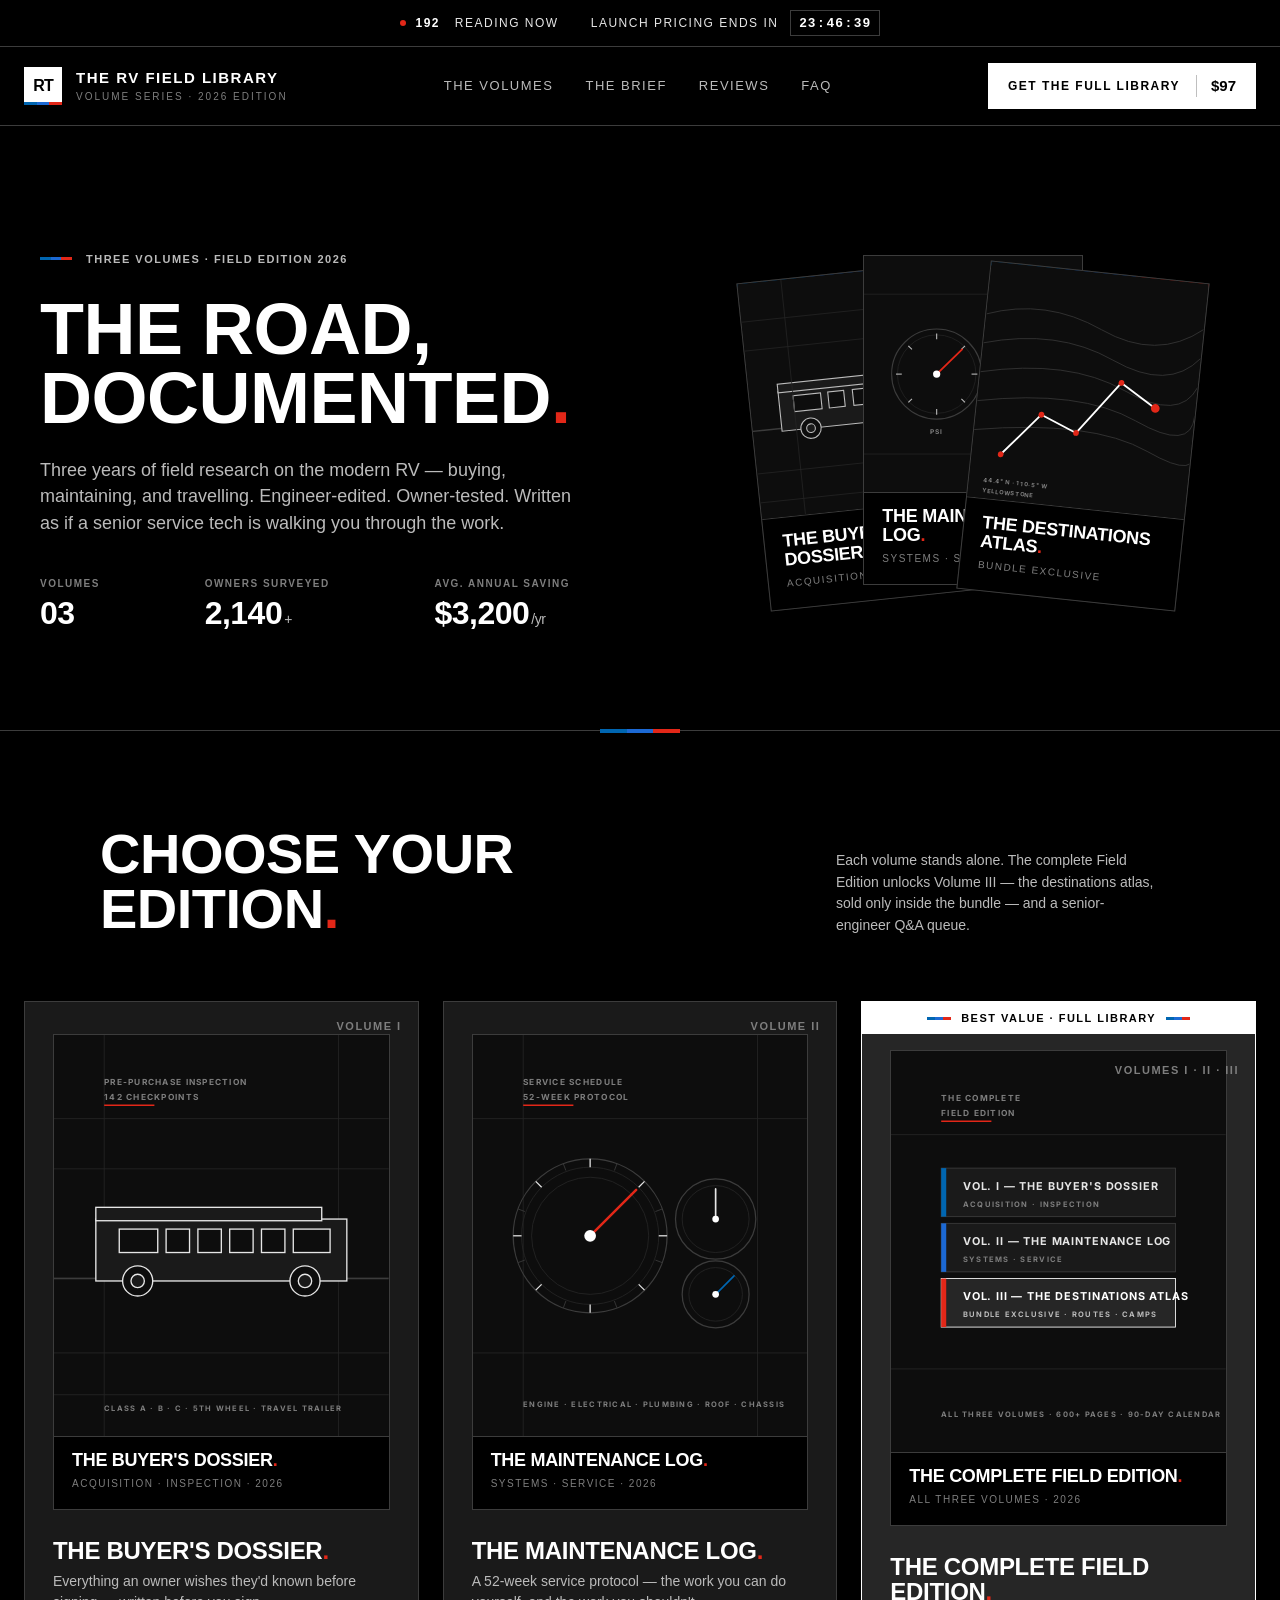
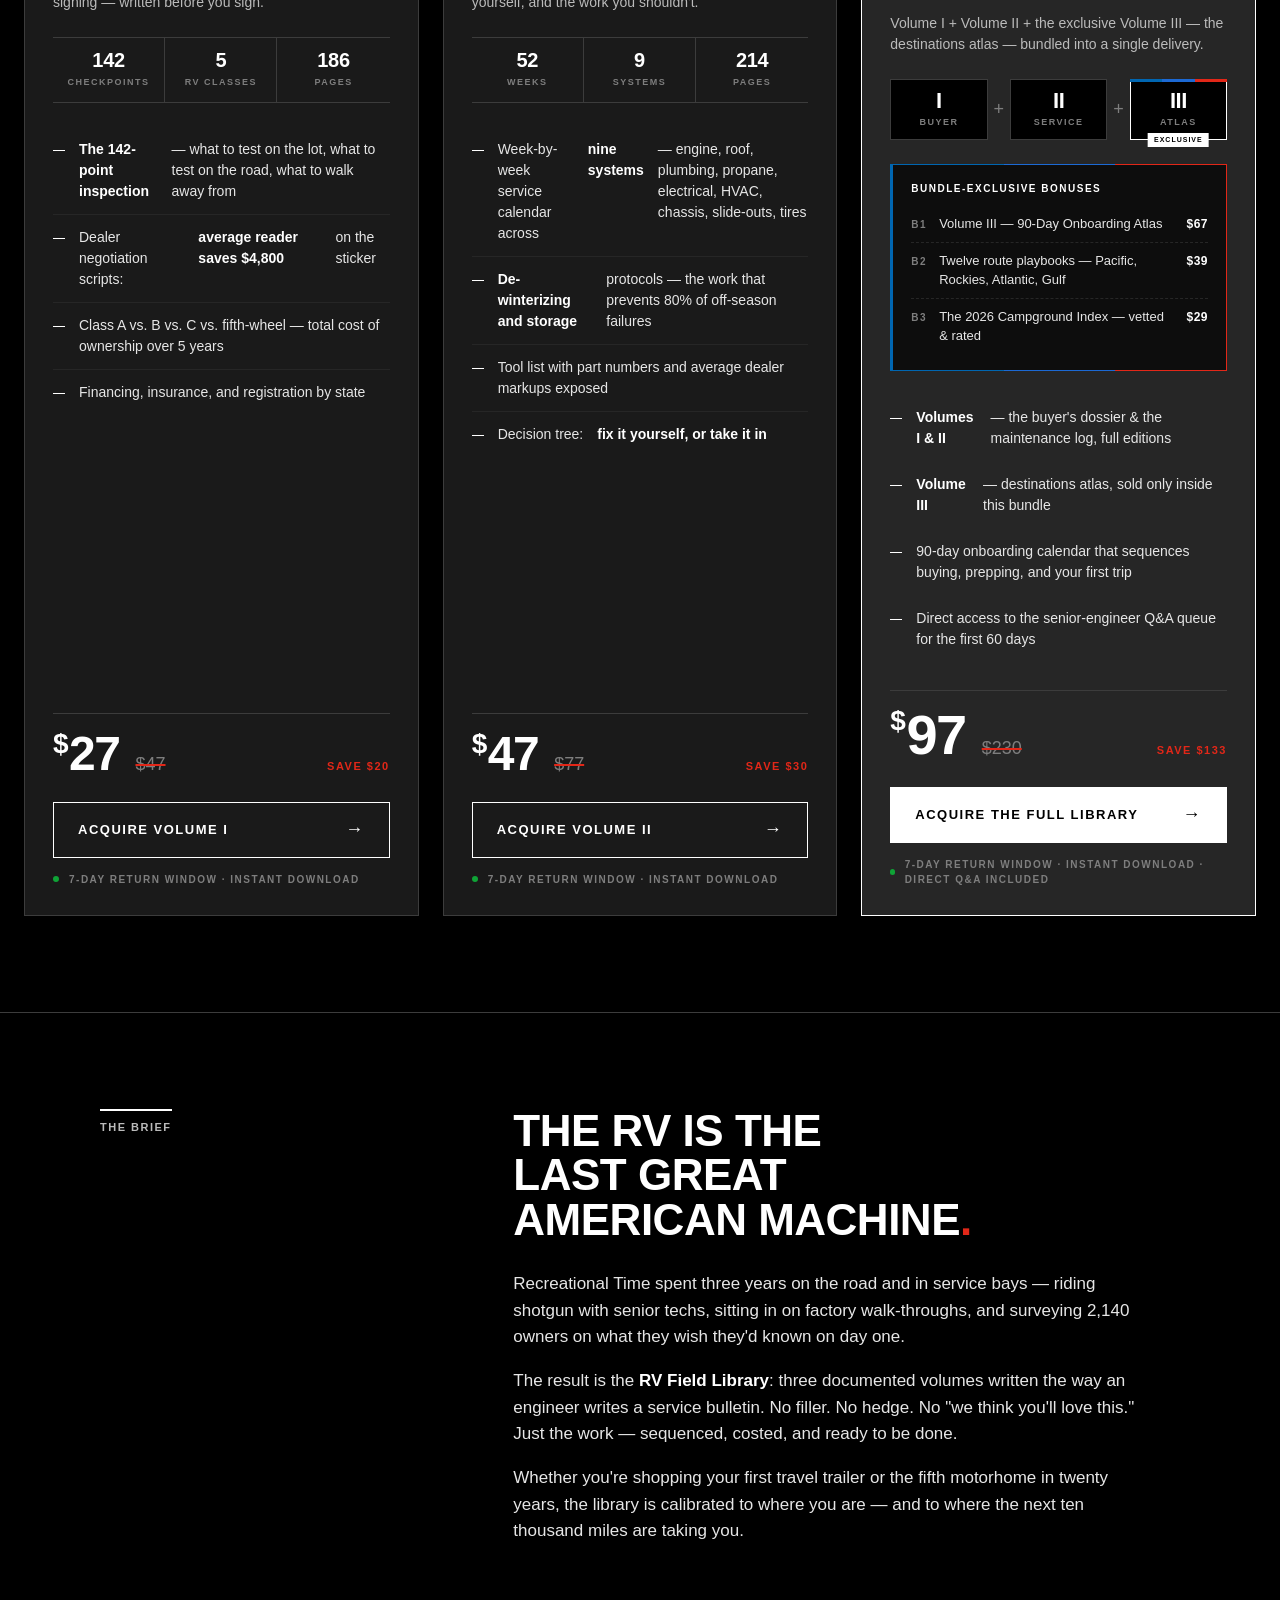
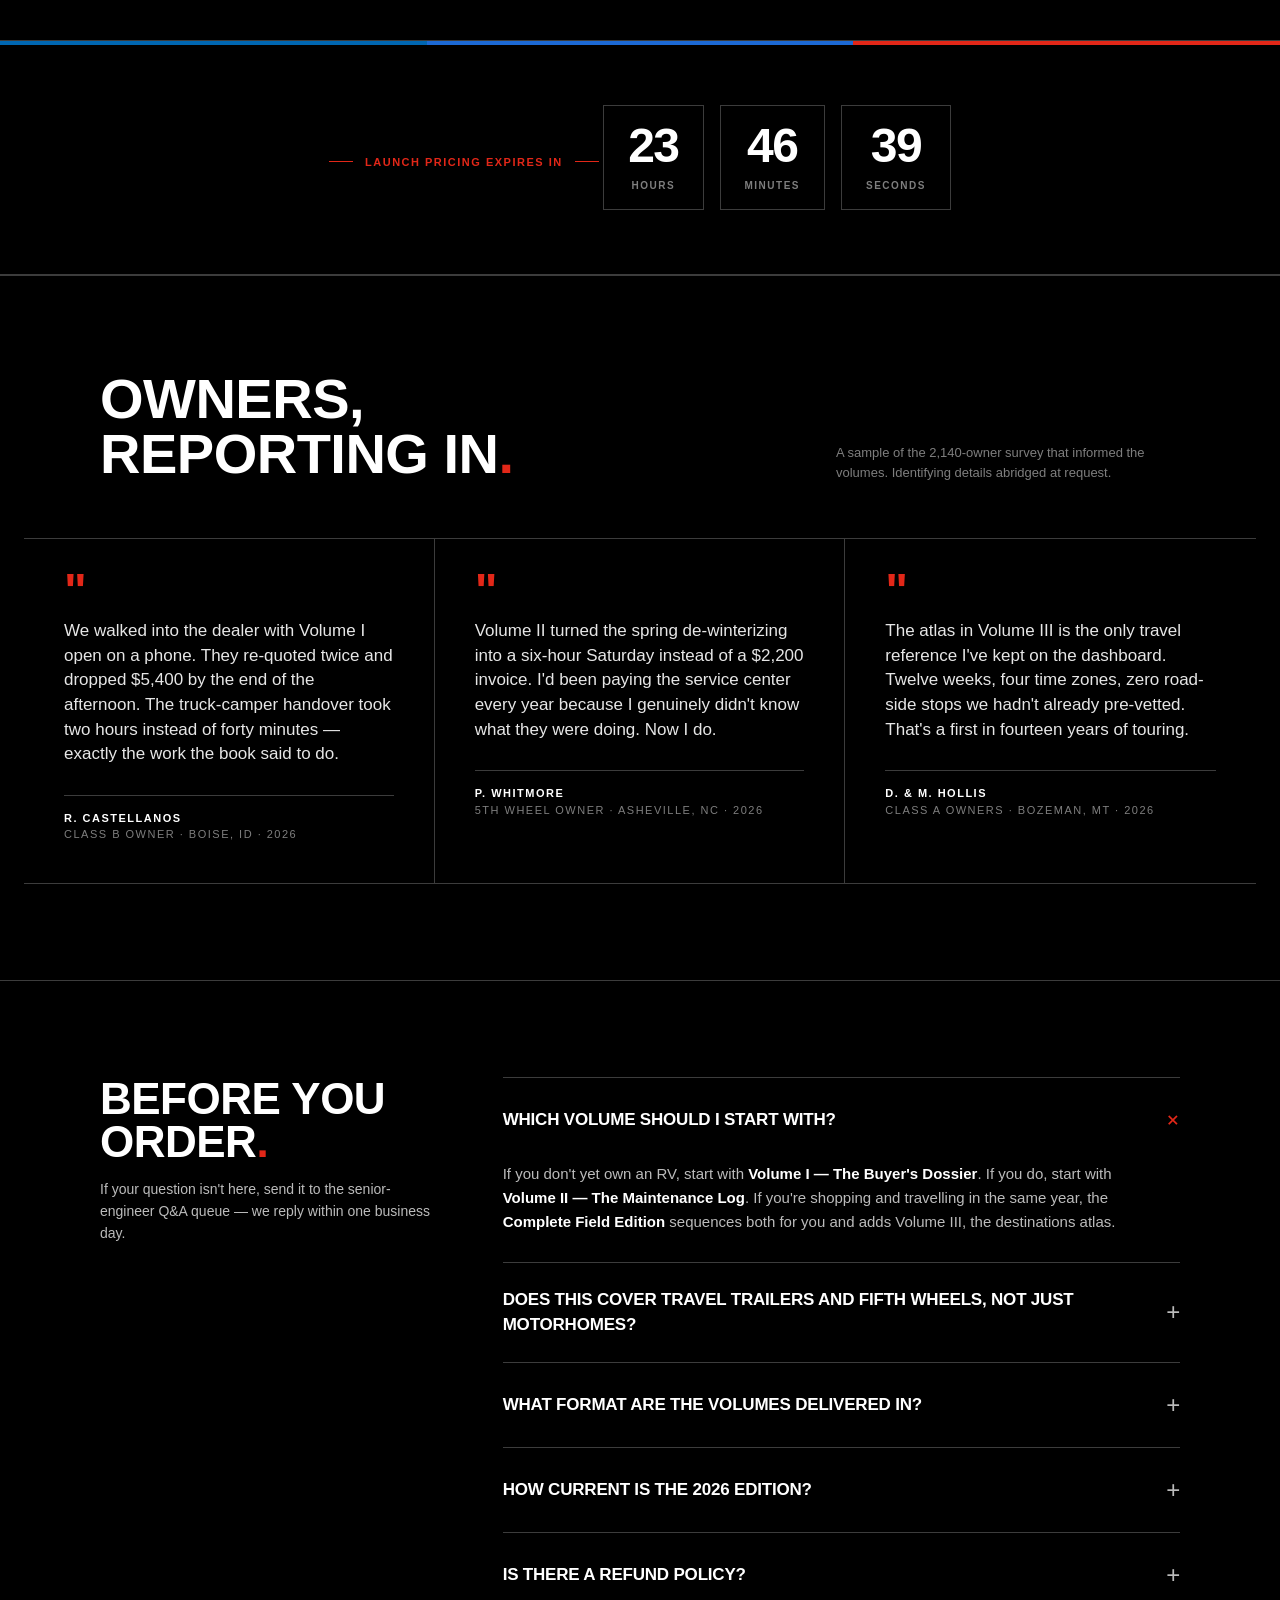
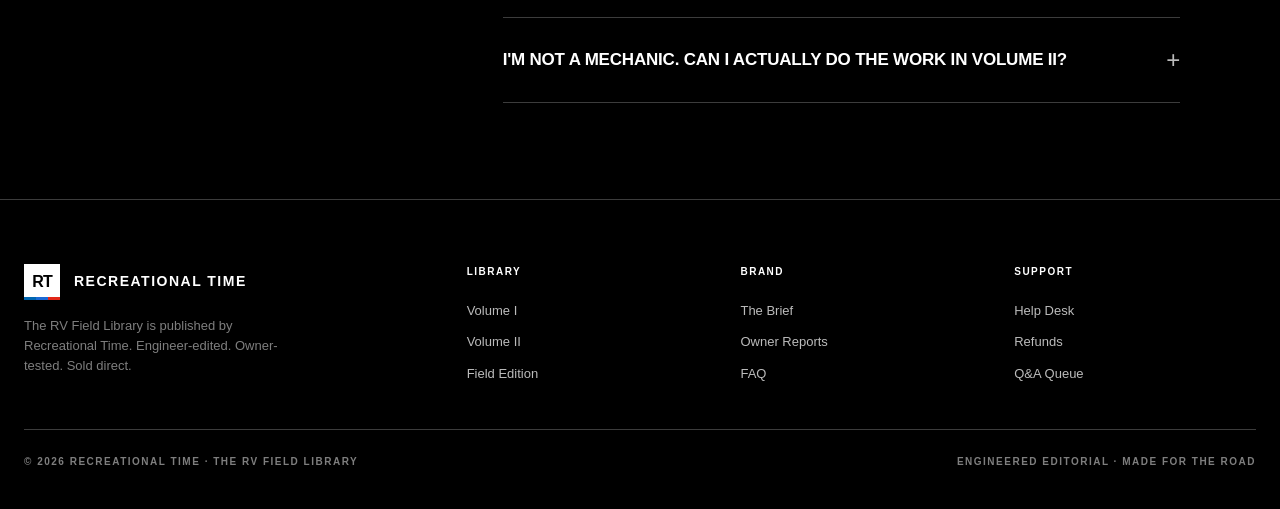
<file: project/RV Ebook Landing v1.html>
<!DOCTYPE html>
<html lang="en">
<head>
<meta charset="UTF-8">
<meta name="viewport" content="width=device-width, initial-scale=1.0">
<title>The RV Field Library — Three Volumes for Owners, Builders, and Travelers</title>
<meta name="description" content="Three documented volumes on buying, maintaining, and travelling by RV. Field-tested. Engineer-edited. Zero filler.">

<link rel="stylesheet" href="assets/colors_and_type.css">

<style>
/* ============================================================
 * Page-local styles. All tokens come from colors_and_type.css.
 * ============================================================ */

*, *::before, *::after { box-sizing: border-box; }

html, body { overflow-x: hidden; }

body {
  background: var(--rt-canvas);
  color: var(--rt-ink);
  font-family: var(--rt-font-text);
  font-weight: var(--rt-weight-body);
}

a { color: inherit; text-decoration: none; }

img { display: block; max-width: 100%; }

/* ============================================================
 * URGENCY BAR (sticky top — RT remix of the example)
 * ============================================================ */
.urgency-bar {
  position: sticky;
  top: 0;
  z-index: 100;
  background: var(--rt-canvas);
  border-bottom: 1px solid var(--rt-hairline);
  font-family: var(--rt-font-display);
  font-size: 12px;
  letter-spacing: var(--rt-track-machined);
  text-transform: uppercase;
  color: var(--rt-body-strong);
}

.urgency-bar-inner {
  max-width: 1440px;
  margin: 0 auto;
  padding: 10px 24px;
  display: flex;
  align-items: center;
  justify-content: center;
  gap: 32px;
  flex-wrap: wrap;
}

.urgency-left { display: inline-flex; align-items: center; gap: 10px; }
.urgency-right { display: inline-flex; align-items: center; gap: 12px; }

.urgency-bar strong { color: var(--rt-ink); font-weight: 700; }

.live-dot {
  display: inline-block;
  width: 6px; height: 6px;
  background: var(--rt-m-red);
  border-radius: var(--rt-radius-full);
  animation: pulse 1.6s var(--rt-ease) infinite;
}
@keyframes pulse { 0%,100%{opacity:1} 50%{opacity:0.35} }

.urgency-timer {
  display: inline-flex;
  align-items: center;
  gap: 2px;
  font-family: var(--rt-font-display);
  font-weight: 700;
  font-size: 13px;
  letter-spacing: 1.5px;
  color: var(--rt-ink);
  font-variant-numeric: tabular-nums;
  padding: 2px 8px;
  border: 1px solid var(--rt-hairline);
}

/* ============================================================
 * NAV BAR
 * ============================================================ */
.nav-bar {
  position: sticky;
  top: 38px;
  z-index: 99;
  background: var(--rt-canvas);
  border-bottom: 1px solid var(--rt-hairline);
}
.nav-bar-inner {
  max-width: 1440px;
  margin: 0 auto;
  padding: 16px 24px;
  display: flex;
  align-items: center;
  justify-content: space-between;
  gap: 24px;
}
.nav-brand {
  display: flex;
  align-items: center;
  gap: 14px;
}
.nav-mono {
  width: 38px;
  height: 38px;
  background: var(--rt-ink);
  color: var(--rt-canvas);
  display: flex;
  align-items: center;
  justify-content: center;
  font-family: var(--rt-font-display);
  font-weight: 900;
  font-size: 16px;
  letter-spacing: -1px;
  position: relative;
}
.nav-mono::after {
  content: '';
  position: absolute;
  left: 0; right: 0; bottom: 0;
  height: 3px;
  background: var(--rt-tricolor);
}
.nav-brand-text {
  font-family: var(--rt-font-display);
  font-weight: 700;
  font-size: 15px;
  letter-spacing: var(--rt-track-machined);
  text-transform: uppercase;
  color: var(--rt-ink);
  line-height: 1.1;
}
.nav-brand-text span {
  display: block;
  font-weight: 400;
  font-size: 10px;
  letter-spacing: 2px;
  color: var(--rt-muted);
  margin-top: 4px;
}
.nav-links {
  display: flex;
  align-items: center;
  gap: 32px;
}
.nav-link {
  font-family: var(--rt-font-display);
  font-size: 13px;
  letter-spacing: var(--rt-track-machined);
  text-transform: uppercase;
  color: var(--rt-body);
  font-weight: 400;
  transition: color var(--rt-duration-base) var(--rt-ease);
}
.nav-link:hover { color: var(--rt-ink); }

.nav-cta {
  display: inline-flex;
  align-items: center;
  gap: 16px;
  background: var(--rt-ink);
  color: var(--rt-canvas);
  padding: 12px 20px;
  font-family: var(--rt-font-display);
  font-weight: 700;
  font-size: 12px;
  letter-spacing: var(--rt-track-machined);
  text-transform: uppercase;
  transition: opacity var(--rt-duration-base) var(--rt-ease);
}
.nav-cta:hover { opacity: 0.85; }
.nav-cta-price {
  font-weight: 900;
  font-size: 15px;
  letter-spacing: 0;
  padding-left: 14px;
  border-left: 1px solid rgba(0,0,0,0.25);
}

@media (max-width: 820px) {
  .nav-links { display: none; }
  .nav-brand-text span { display: none; }
  .nav-brand-text { font-size: 13px; }
}

/* ============================================================
 * HERO
 * ============================================================ */
.hero {
  position: relative;
  padding: 80px 24px 64px;
  background: var(--rt-canvas);
  overflow: hidden;
}
.hero-inner {
  max-width: 1200px;
  margin: 0 auto;
  display: grid;
  grid-template-columns: 1.1fr 1fr;
  gap: 80px;
  align-items: center;
}
@media (max-width: 960px) {
  .hero-inner { grid-template-columns: 1fr; gap: 56px; text-align: center; }
}

.hero-eyebrow {
  display: inline-flex;
  align-items: center;
  gap: 14px;
  font-family: var(--rt-font-display);
  font-size: 11px;
  font-weight: 700;
  letter-spacing: var(--rt-track-machined);
  text-transform: uppercase;
  color: var(--rt-body);
  margin-bottom: 28px;
}
.hero-eyebrow::before {
  content: '';
  width: 32px;
  height: 3px;
  background: var(--rt-tricolor);
}

.hero h1 {
  font-family: var(--rt-font-display);
  font-weight: 700;
  font-size: clamp(40px, 6.2vw, 72px);
  line-height: 0.96;
  letter-spacing: -0.5px;
  text-transform: uppercase;
  color: var(--rt-ink);
  margin: 0 0 24px;
}
.hero h1 .rt-period { color: var(--rt-m-red); }

.hero-sub {
  font-family: var(--rt-font-text);
  font-size: 18px;
  font-weight: 300;
  line-height: 1.45;
  color: var(--rt-body);
  max-width: 540px;
  margin-bottom: 40px;
}
@media (max-width: 960px) { .hero-sub { margin-left: auto; margin-right: auto; } }

.hero-stats {
  display: grid;
  grid-template-columns: repeat(3, auto);
  gap: 48px;
  margin-bottom: 0;
}
@media (max-width: 960px) {
  .hero-stats { justify-content: center; gap: 32px; }
}
@media (max-width: 500px) {
  .hero-stats { grid-template-columns: 1fr 1fr; gap: 24px 32px; }
}
.hero-stat-label {
  font-family: var(--rt-font-display);
  font-size: 10px;
  font-weight: 700;
  letter-spacing: var(--rt-track-machined);
  text-transform: uppercase;
  color: var(--rt-muted);
  margin-bottom: 6px;
}
.hero-stat-value {
  font-family: var(--rt-font-display);
  font-weight: 700;
  font-size: 32px;
  line-height: 1;
  color: var(--rt-ink);
  letter-spacing: -0.5px;
}
.hero-stat-unit { font-size: 14px; color: var(--rt-body); margin-left: 2px; font-weight: 400; }

/* Right column: stacked editorial volumes */
.hero-stack {
  position: relative;
  height: 460px;
  display: flex;
  align-items: center;
  justify-content: center;
}
@media (max-width: 960px) { .hero-stack { height: 380px; } }

.hero-stack .vol {
  position: absolute;
  width: 220px;
  aspect-ratio: 2/3;
  box-shadow: none;
  transition: transform var(--rt-duration-photo) var(--rt-ease);
}
.hero-stack .vol-1 { transform: translate(-110px, 0) rotate(-6deg); z-index: 1; }
.hero-stack .vol-2 { transform: translate(0, -16px) rotate(0deg); z-index: 2; }
.hero-stack .vol-3 { transform: translate(110px, 0) rotate(6deg); z-index: 3; }
.hero-stack:hover .vol-1 { transform: translate(-140px, -8px) rotate(-8deg); }
.hero-stack:hover .vol-3 { transform: translate(140px, -8px) rotate(8deg); }

@media (max-width: 960px) {
  .hero-stack .vol { width: 180px; }
  .hero-stack .vol-1 { transform: translate(-95px, 0) rotate(-6deg); }
  .hero-stack .vol-3 { transform: translate(95px, 0) rotate(6deg); }
}

/* ============================================================
 * BOOK COVER — built in CSS+inline content (no photography asset)
 * ============================================================ */
.cover {
  position: relative;
  background: var(--rt-surface-card);
  border: 1px solid var(--rt-hairline);
  width: 100%;
  height: 100%;
  display: flex;
  flex-direction: column;
  overflow: hidden;
  color: var(--rt-ink);
  font-family: var(--rt-font-display);
}
.cover .cover-band {
  position: absolute;
  top: 0; left: 0; right: 0;
  height: 4px;
  background: var(--rt-tricolor);
}
.cover .cover-roundel {
  position: absolute;
  top: 18px; left: 18px;
  width: 28px;
  height: 28px;
  background: var(--rt-ink);
  color: var(--rt-canvas);
  display: flex;
  align-items: center;
  justify-content: center;
  font-weight: 900;
  font-size: 11px;
  letter-spacing: -0.5px;
}
.cover .cover-vol {
  position: absolute;
  top: 22px; right: 20px;
  font-size: 10px;
  font-weight: 700;
  letter-spacing: var(--rt-track-machined);
  color: var(--rt-body);
}
.cover .cover-image {
  flex: 1;
  position: relative;
  margin: 0;
  overflow: hidden;
  background: var(--rt-surface-soft);
  display: flex;
  align-items: stretch;
  justify-content: stretch;
}
.cover .cover-image svg { width: 100%; height: 100%; display: block; }
.cover .cover-meta {
  padding: 14px 18px 18px;
  border-top: 1px solid var(--rt-hairline);
  background: var(--rt-canvas);
}
.cover .cover-title {
  font-weight: 700;
  font-size: 18px;
  line-height: 1.05;
  text-transform: uppercase;
  letter-spacing: -0.3px;
  color: var(--rt-ink);
}
.cover .cover-sub {
  margin-top: 6px;
  font-weight: 400;
  font-size: 10px;
  letter-spacing: var(--rt-track-machined);
  text-transform: uppercase;
  color: var(--rt-muted);
}
.cover .cover-period { color: var(--rt-m-red); }

/* ============================================================
 * OFFER — THE THREE BOOKS
 * ============================================================ */
.offer {
  background: var(--rt-canvas);
  padding: 96px 24px;
  border-top: 1px solid var(--rt-hairline);
  position: relative;
}
.offer-stripe {
  position: absolute;
  top: -2px;
  left: 50%;
  transform: translateX(-50%);
  width: 80px;
  height: 4px;
  background: var(--rt-tricolor);
}

.offer-head {
  max-width: 1080px;
  margin: 0 auto 64px;
  display: grid;
  grid-template-columns: 2fr 1fr;
  gap: 48px;
  align-items: end;
}
@media (max-width: 820px) {
  .offer-head { grid-template-columns: 1fr; gap: 24px; }
}

.offer-head h2 {
  font-family: var(--rt-font-display);
  font-weight: 700;
  font-size: clamp(32px, 4.4vw, 56px);
  line-height: 0.98;
  text-transform: uppercase;
  letter-spacing: -0.5px;
  color: var(--rt-ink);
  margin: 0;
}
.offer-head h2 .rt-period { color: var(--rt-m-red); }
.offer-head p {
  font-family: var(--rt-font-text);
  font-size: 14px;
  font-weight: 300;
  color: var(--rt-body);
  line-height: 1.55;
  max-width: 320px;
}
@media (max-width: 820px) { .offer-head p { max-width: none; } }

.cards-grid {
  display: grid;
  grid-template-columns: repeat(3, 1fr);
  gap: 24px;
  max-width: 1280px;
  margin: 0 auto;
}
@media (max-width: 960px) {
  .cards-grid { grid-template-columns: 1fr; max-width: 440px; }
}

/* ---- Card ---- */
.book-card {
  background: var(--rt-surface-card);
  border: 1px solid var(--rt-hairline);
  display: flex;
  flex-direction: column;
  position: relative;
  padding: 32px 28px 28px;
  transition: border-color var(--rt-duration-base) var(--rt-ease);
}
.book-card:hover { border-color: var(--rt-body); }

.book-card.featured {
  background: var(--rt-surface-elevated);
  border-color: var(--rt-ink);
  padding-top: 48px;
}

.featured-flag {
  position: absolute;
  top: 0; left: 0; right: 0;
  background: var(--rt-ink);
  color: var(--rt-canvas);
  font-family: var(--rt-font-display);
  font-weight: 700;
  font-size: 11px;
  letter-spacing: var(--rt-track-machined);
  text-transform: uppercase;
  text-align: center;
  padding: 8px 12px;
  display: flex;
  align-items: center;
  justify-content: center;
  gap: 10px;
}
.featured-flag::before,
.featured-flag::after {
  content: '';
  flex: 0 0 24px;
  height: 3px;
  background: var(--rt-tricolor);
}

/* Volume badge top-right */
.book-vol {
  position: absolute;
  top: 16px;
  right: 16px;
  font-family: var(--rt-font-display);
  font-weight: 700;
  font-size: 11px;
  letter-spacing: var(--rt-track-machined);
  text-transform: uppercase;
  color: var(--rt-muted);
  z-index: 2;
}
.book-card.featured .book-vol { top: 60px; }

/* Cover slot */
.card-cover-slot {
  width: 100%;
  aspect-ratio: 3/4;
  margin-bottom: 28px;
  display: flex;
  align-items: stretch;
  justify-content: stretch;
}
.card-cover-slot .cover { width: 100%; height: 100%; }

/* Title + tagline */
.card-title {
  font-family: var(--rt-font-display);
  font-weight: 700;
  font-size: 24px;
  line-height: 1.05;
  letter-spacing: -0.3px;
  text-transform: uppercase;
  color: var(--rt-ink);
  margin: 0 0 8px;
}
.card-title .rt-period { color: var(--rt-m-red); }
.card-tagline {
  font-family: var(--rt-font-text);
  font-size: 14px;
  font-weight: 300;
  color: var(--rt-body);
  line-height: 1.5;
  margin: 0 0 24px;
}

/* Spec strip — appears like a small instrument cluster */
.spec-strip {
  display: grid;
  grid-template-columns: repeat(3, 1fr);
  border-top: 1px solid var(--rt-hairline);
  border-bottom: 1px solid var(--rt-hairline);
  margin-bottom: 24px;
}
.spec-cell {
  padding: 12px 8px;
  text-align: center;
  border-right: 1px solid var(--rt-hairline);
}
.spec-cell:last-child { border-right: 0; }
.spec-cell-val {
  font-family: var(--rt-font-display);
  font-weight: 700;
  font-size: 20px;
  color: var(--rt-ink);
  line-height: 1;
  letter-spacing: -0.3px;
}
.spec-cell-lbl {
  font-family: var(--rt-font-display);
  font-size: 9px;
  font-weight: 700;
  letter-spacing: var(--rt-track-machined);
  text-transform: uppercase;
  color: var(--rt-muted);
  margin-top: 6px;
}

/* Volume equation for the bundle */
.includes-eq {
  display: grid;
  grid-template-columns: 1fr auto 1fr auto 1fr;
  align-items: stretch;
  gap: 6px;
  margin-bottom: 24px;
}
.eq-vol {
  background: var(--rt-canvas);
  border: 1px solid var(--rt-hairline);
  padding: 10px 6px;
  text-align: center;
  position: relative;
}
.eq-vol.exclusive { border-color: var(--rt-ink); }
.eq-vol.exclusive::before {
  content: '';
  position: absolute;
  top: -1px; left: -1px; right: -1px;
  height: 3px;
  background: var(--rt-tricolor);
}
.eq-roman {
  font-family: var(--rt-font-display);
  font-weight: 700;
  font-size: 22px;
  color: var(--rt-ink);
  line-height: 1;
  letter-spacing: -0.5px;
}
.eq-lbl {
  font-family: var(--rt-font-display);
  font-size: 9px;
  font-weight: 700;
  letter-spacing: var(--rt-track-machined);
  text-transform: uppercase;
  color: var(--rt-muted);
  margin-top: 4px;
}
.eq-vol.exclusive .eq-tag {
  position: absolute;
  bottom: -8px; left: 50%;
  transform: translateX(-50%);
  background: var(--rt-ink);
  color: var(--rt-canvas);
  font-family: var(--rt-font-display);
  font-size: 7px;
  font-weight: 700;
  letter-spacing: 1px;
  text-transform: uppercase;
  padding: 2px 6px;
  white-space: nowrap;
}
.eq-plus {
  font-family: var(--rt-font-display);
  font-weight: 300;
  font-size: 18px;
  color: var(--rt-muted);
  display: flex;
  align-items: center;
  justify-content: center;
}

/* Features list */
.features {
  list-style: none;
  padding: 0;
  margin: 0 0 28px;
  flex: 1;
}
.features li {
  display: flex;
  gap: 14px;
  padding: 12px 0;
  font-family: var(--rt-font-text);
  font-size: 14px;
  font-weight: 300;
  line-height: 1.5;
  color: var(--rt-body-strong);
  border-bottom: 1px solid var(--rt-hairline-strong);
}
.features li:last-child { border-bottom: 0; }
.features li::before {
  content: '';
  flex: 0 0 12px;
  width: 12px;
  height: 1.5px;
  background: var(--rt-ink);
  margin-top: 11px;
}
.features li strong { color: var(--rt-ink); font-weight: 700; }

/* Bonus block */
.bonus-block {
  border: 1px solid var(--rt-hairline);
  border-left: 3px solid;
  border-image: var(--rt-tricolor) 1;
  border-left-width: 3px;
  padding: 16px 18px;
  margin-bottom: 24px;
  background: var(--rt-surface-soft);
}
.bonus-head {
  font-family: var(--rt-font-display);
  font-size: 10px;
  font-weight: 700;
  letter-spacing: var(--rt-track-machined);
  text-transform: uppercase;
  color: var(--rt-ink);
  margin-bottom: 10px;
}
.bonus-row {
  display: grid;
  grid-template-columns: auto 1fr auto;
  gap: 12px;
  padding: 8px 0;
  align-items: baseline;
  font-family: var(--rt-font-text);
  font-size: 13px;
  font-weight: 300;
  color: var(--rt-body-strong);
  border-bottom: 1px dashed var(--rt-hairline-strong);
}
.bonus-row:last-child { border-bottom: 0; }
.bonus-num {
  font-family: var(--rt-font-display);
  font-weight: 700;
  font-size: 10px;
  letter-spacing: var(--rt-track-machined);
  text-transform: uppercase;
  color: var(--rt-muted);
}
.bonus-val {
  font-family: var(--rt-font-display);
  font-weight: 700;
  font-size: 12px;
  letter-spacing: var(--rt-track-loose);
  color: var(--rt-ink);
  white-space: nowrap;
}

/* Price block */
.price-block {
  display: flex;
  align-items: baseline;
  gap: 16px;
  padding: 16px 0 24px;
  border-top: 1px solid var(--rt-hairline);
}
.price-now {
  font-family: var(--rt-font-display);
  font-weight: 700;
  font-size: 48px;
  line-height: 1;
  letter-spacing: -1.5px;
  color: var(--rt-ink);
}
.book-card.featured .price-now { font-size: 56px; }
.price-now .dollar { font-size: 28px; vertical-align: top; margin-right: 2px; font-weight: 700; }
.price-was {
  font-family: var(--rt-font-display);
  font-size: 18px;
  font-weight: 400;
  color: var(--rt-muted);
  text-decoration: line-through;
  text-decoration-color: var(--rt-m-red);
  text-decoration-thickness: 2px;
}
.price-save {
  margin-left: auto;
  font-family: var(--rt-font-display);
  font-weight: 700;
  font-size: 11px;
  letter-spacing: var(--rt-track-machined);
  text-transform: uppercase;
  color: var(--rt-m-red);
}

/* CTA */
.cta-btn {
  display: flex;
  align-items: center;
  justify-content: space-between;
  width: 100%;
  height: 56px;
  padding: 0 24px;
  background: transparent;
  color: var(--rt-ink);
  border: 1px solid var(--rt-ink);
  font-family: var(--rt-font-display);
  font-weight: 700;
  font-size: 13px;
  letter-spacing: var(--rt-track-machined);
  text-transform: uppercase;
  text-decoration: none;
  cursor: pointer;
  transition: background var(--rt-duration-base) var(--rt-ease), color var(--rt-duration-base) var(--rt-ease);
}
.cta-btn:hover { background: var(--rt-ink); color: var(--rt-canvas); }
.cta-btn .arrow { font-weight: 300; font-size: 18px; }

.cta-btn.primary {
  background: var(--rt-ink);
  color: var(--rt-canvas);
  border-color: var(--rt-ink);
}
.cta-btn.primary:hover { background: var(--rt-canvas); color: var(--rt-ink); border-color: var(--rt-ink); }

/* Guarantee */
.guarantee {
  display: flex;
  align-items: center;
  gap: 10px;
  margin-top: 14px;
  font-family: var(--rt-font-display);
  font-size: 10px;
  font-weight: 700;
  letter-spacing: var(--rt-track-machined);
  text-transform: uppercase;
  color: var(--rt-muted);
}
.guarantee::before {
  content: '';
  display: inline-block;
  width: 6px; height: 6px;
  background: var(--rt-success);
  border-radius: var(--rt-radius-full);
}

/* ============================================================
 * STORY
 * ============================================================ */
.story {
  background: var(--rt-canvas);
  padding: 96px 24px;
  border-top: 1px solid var(--rt-hairline);
}
.story-inner {
  max-width: 1080px;
  margin: 0 auto;
  display: grid;
  grid-template-columns: 1fr 2fr;
  gap: 80px;
  align-items: start;
}
@media (max-width: 820px) {
  .story-inner { grid-template-columns: 1fr; gap: 32px; }
}
.story-label {
  font-family: var(--rt-font-display);
  font-size: 11px;
  font-weight: 700;
  letter-spacing: var(--rt-track-machined);
  text-transform: uppercase;
  color: var(--rt-body);
  padding-top: 8px;
  border-top: 2px solid var(--rt-ink);
  display: inline-block;
}
.story h2 {
  font-family: var(--rt-font-display);
  font-weight: 700;
  font-size: clamp(28px, 3.8vw, 44px);
  line-height: 1.02;
  text-transform: uppercase;
  letter-spacing: -0.5px;
  color: var(--rt-ink);
  margin: 0 0 28px;
}
.story h2 .rt-period { color: var(--rt-m-red); }
.story p {
  font-family: var(--rt-font-text);
  font-size: 17px;
  font-weight: 300;
  line-height: 1.55;
  color: var(--rt-body-strong);
  margin-bottom: 18px;
  max-width: 640px;
}
.story p:last-child { margin-bottom: 0; }
.story p strong { color: var(--rt-ink); font-weight: 700; }

/* ============================================================
 * COUNTDOWN
 * ============================================================ */
.countdown {
  background: var(--rt-canvas);
  padding: 64px 24px;
  border-top: 1px solid var(--rt-hairline);
  border-bottom: 1px solid var(--rt-hairline);
  text-align: center;
  position: relative;
}
.countdown::before {
  content: '';
  position: absolute;
  top: 0; left: 0; right: 0;
  height: 4px;
  background: var(--rt-tricolor);
}
.countdown-label {
  font-family: var(--rt-font-display);
  font-size: 11px;
  font-weight: 700;
  letter-spacing: var(--rt-track-machined);
  text-transform: uppercase;
  color: var(--rt-m-red);
  margin-bottom: 24px;
  display: inline-flex;
  align-items: center;
  gap: 12px;
}
.countdown-label::before,
.countdown-label::after {
  content: '';
  width: 24px;
  height: 1px;
  background: var(--rt-m-red);
}
.countdown-timer {
  display: inline-flex;
  gap: 16px;
  font-family: var(--rt-font-display);
}
.countdown-unit {
  background: var(--rt-canvas);
  border: 1px solid var(--rt-hairline);
  padding: 16px 24px;
  min-width: 96px;
}
.countdown-unit .num {
  font-size: 48px;
  font-weight: 700;
  color: var(--rt-ink);
  line-height: 1;
  letter-spacing: -1.5px;
  font-variant-numeric: tabular-nums;
}
.countdown-unit .label {
  margin-top: 8px;
  font-family: var(--rt-font-display);
  font-size: 10px;
  font-weight: 700;
  letter-spacing: var(--rt-track-machined);
  text-transform: uppercase;
  color: var(--rt-muted);
}
@media (max-width: 600px) {
  .countdown-unit { padding: 12px 14px; min-width: 80px; }
  .countdown-unit .num { font-size: 36px; }
  .countdown-timer { gap: 8px; }
}

/* ============================================================
 * TESTIMONIALS
 * ============================================================ */
.testimonials {
  background: var(--rt-canvas);
  padding: 96px 24px;
  border-top: 1px solid var(--rt-hairline);
}
.test-inner { max-width: 1280px; margin: 0 auto; }
.test-head {
  max-width: 1080px;
  margin: 0 auto 56px;
  display: grid;
  grid-template-columns: 2fr 1fr;
  gap: 48px;
  align-items: end;
}
@media (max-width: 820px) { .test-head { grid-template-columns: 1fr; gap: 16px; } }
.test-head h2 {
  font-family: var(--rt-font-display);
  font-weight: 700;
  font-size: clamp(32px, 4.4vw, 56px);
  line-height: 0.98;
  text-transform: uppercase;
  letter-spacing: -0.5px;
  color: var(--rt-ink);
  margin: 0;
}
.test-head h2 .rt-period { color: var(--rt-m-red); }
.test-head p {
  font-family: var(--rt-font-text);
  font-size: 13px;
  font-weight: 300;
  color: var(--rt-muted);
  line-height: 1.5;
}

.test-grid {
  display: grid;
  grid-template-columns: repeat(3, 1fr);
  gap: 0;
  max-width: 1280px;
  margin: 0 auto;
  border-top: 1px solid var(--rt-hairline);
  border-bottom: 1px solid var(--rt-hairline);
}
@media (max-width: 960px) { .test-grid { grid-template-columns: 1fr; } }

.test {
  padding: 40px;
  border-right: 1px solid var(--rt-hairline);
}
.test:last-child { border-right: 0; }
@media (max-width: 960px) {
  .test { border-right: 0; border-bottom: 1px solid var(--rt-hairline); }
  .test:last-child { border-bottom: 0; }
}
.test-quote {
  font-family: var(--rt-font-text);
  font-size: 17px;
  font-weight: 300;
  line-height: 1.45;
  color: var(--rt-body-strong);
  margin: 0 0 28px;
}
.test-quote::before {
  content: '"';
  display: block;
  font-family: var(--rt-font-display);
  font-size: 48px;
  font-weight: 700;
  line-height: 0.5;
  color: var(--rt-m-red);
  margin-bottom: 16px;
}
.test-byline {
  font-family: var(--rt-font-display);
  font-size: 11px;
  font-weight: 700;
  letter-spacing: var(--rt-track-machined);
  text-transform: uppercase;
  color: var(--rt-body);
  padding-top: 14px;
  border-top: 1px solid var(--rt-hairline);
}
.test-byline span { color: var(--rt-muted); font-weight: 400; }
.test-byline em { color: var(--rt-ink); font-style: normal; }

/* ============================================================
 * FAQ
 * ============================================================ */
.faq {
  background: var(--rt-canvas);
  padding: 96px 24px;
  border-top: 1px solid var(--rt-hairline);
}
.faq-inner {
  max-width: 1080px;
  margin: 0 auto;
  display: grid;
  grid-template-columns: 1fr 2fr;
  gap: 64px;
}
@media (max-width: 820px) { .faq-inner { grid-template-columns: 1fr; gap: 32px; } }

.faq-side h2 {
  font-family: var(--rt-font-display);
  font-weight: 700;
  font-size: clamp(28px, 3.8vw, 44px);
  line-height: 0.98;
  text-transform: uppercase;
  letter-spacing: -0.5px;
  color: var(--rt-ink);
  margin: 0 0 16px;
}
.faq-side h2 .rt-period { color: var(--rt-m-red); }
.faq-side p {
  font-family: var(--rt-font-text);
  font-size: 14px;
  font-weight: 300;
  color: var(--rt-body);
  line-height: 1.55;
}

.faq-list { display: flex; flex-direction: column; }
.faq-item {
  border-bottom: 1px solid var(--rt-hairline);
}
.faq-item:first-child { border-top: 1px solid var(--rt-hairline); }
.faq-item summary {
  list-style: none;
  cursor: pointer;
  padding: 24px 0;
  display: flex;
  justify-content: space-between;
  align-items: center;
  gap: 24px;
  font-family: var(--rt-font-display);
  font-weight: 700;
  font-size: 17px;
  letter-spacing: -0.2px;
  text-transform: uppercase;
  color: var(--rt-ink);
}
.faq-item summary::-webkit-details-marker,
.faq-item summary::marker { display: none; }
.faq-item summary::after {
  content: '+';
  font-family: var(--rt-font-display);
  font-weight: 300;
  font-size: 24px;
  color: var(--rt-body);
  transition: transform var(--rt-duration-base) var(--rt-ease), color var(--rt-duration-base) var(--rt-ease);
  flex-shrink: 0;
}
.faq-item[open] summary::after { transform: rotate(45deg); color: var(--rt-m-red); }
.faq-answer {
  padding: 0 0 28px;
  font-family: var(--rt-font-text);
  font-size: 15px;
  font-weight: 300;
  line-height: 1.6;
  color: var(--rt-body);
  max-width: 640px;
}
.faq-answer strong { color: var(--rt-ink); font-weight: 700; }

/* ============================================================
 * FOOTER
 * ============================================================ */
footer {
  background: var(--rt-canvas);
  padding: 64px 24px 40px;
  border-top: 1px solid var(--rt-hairline);
}
.footer-inner {
  max-width: 1280px;
  margin: 0 auto;
  display: grid;
  grid-template-columns: 1fr 2fr;
  gap: 48px;
  padding-bottom: 40px;
  border-bottom: 1px solid var(--rt-hairline);
}
@media (max-width: 820px) { .footer-inner { grid-template-columns: 1fr; gap: 32px; } }

.footer-brand {
  display: flex;
  align-items: center;
  gap: 14px;
  margin-bottom: 16px;
}
.footer-brand .nav-mono { width: 36px; height: 36px; }
.footer-brand-text {
  font-family: var(--rt-font-display);
  font-weight: 700;
  font-size: 14px;
  letter-spacing: var(--rt-track-machined);
  text-transform: uppercase;
  color: var(--rt-ink);
}
.footer-side p {
  font-family: var(--rt-font-text);
  font-size: 13px;
  font-weight: 300;
  color: var(--rt-muted);
  line-height: 1.55;
  max-width: 280px;
}
.footer-cols {
  display: grid;
  grid-template-columns: repeat(3, 1fr);
  gap: 32px;
}
@media (max-width: 600px) { .footer-cols { grid-template-columns: 1fr 1fr; } }
.footer-col-h {
  font-family: var(--rt-font-display);
  font-size: 10px;
  font-weight: 700;
  letter-spacing: var(--rt-track-machined);
  text-transform: uppercase;
  color: var(--rt-ink);
  margin-bottom: 16px;
}
.footer-col a {
  display: block;
  font-family: var(--rt-font-text);
  font-size: 13px;
  font-weight: 300;
  color: var(--rt-body);
  padding: 6px 0;
  transition: color var(--rt-duration-base) var(--rt-ease);
}
.footer-col a:hover { color: var(--rt-ink); }

.footer-low {
  max-width: 1280px;
  margin: 0 auto;
  padding-top: 24px;
  display: flex;
  justify-content: space-between;
  align-items: center;
  gap: 16px;
  flex-wrap: wrap;
  font-family: var(--rt-font-display);
  font-size: 10px;
  font-weight: 700;
  letter-spacing: var(--rt-track-machined);
  text-transform: uppercase;
  color: var(--rt-muted);
}

/* ============================================================
 * MOBILE STICKY CTA
 * ============================================================ */
.mobile-cta {
  display: none;
  position: fixed;
  bottom: 0; left: 0; right: 0;
  z-index: 95;
  background: var(--rt-canvas);
  border-top: 1px solid var(--rt-hairline);
  padding: 12px 16px;
  align-items: center;
  justify-content: space-between;
  gap: 12px;
}
.mobile-cta::before {
  content: '';
  position: absolute;
  top: 0; left: 0; right: 0;
  height: 3px;
  background: var(--rt-tricolor);
}
.mobile-cta-left {
  display: flex;
  flex-direction: column;
  font-family: var(--rt-font-display);
}
.mobile-cta-label {
  font-size: 9px;
  font-weight: 700;
  letter-spacing: var(--rt-track-machined);
  text-transform: uppercase;
  color: var(--rt-muted);
}
.mobile-cta-prices {
  display: flex;
  align-items: baseline;
  gap: 8px;
  margin-top: 2px;
}
.mobile-cta-was {
  font-size: 12px;
  font-weight: 400;
  color: var(--rt-muted);
  text-decoration: line-through;
  text-decoration-color: var(--rt-m-red);
}
.mobile-cta-now {
  font-size: 22px;
  font-weight: 700;
  color: var(--rt-ink);
  letter-spacing: -0.5px;
}
.mobile-cta-btn {
  background: var(--rt-ink);
  color: var(--rt-canvas);
  font-family: var(--rt-font-display);
  font-size: 12px;
  font-weight: 700;
  letter-spacing: var(--rt-track-machined);
  text-transform: uppercase;
  padding: 13px 18px;
  white-space: nowrap;
}

@media (max-width: 820px) {
  .mobile-cta { display: flex; }
  body { padding-bottom: 80px; }
  .nav-cta { display: none; }
}
</style>
</head>
<body>

<!-- ==========================================
     URGENCY BAR
     ========================================== -->
<div class="urgency-bar">
  <div class="urgency-bar-inner">
    <span class="urgency-left">
      <span class="live-dot"></span>
      <strong id="live-viewers">192</strong>&nbsp;Reading Now
    </span>
    <span class="urgency-right">
      <span>Launch Pricing Ends In</span>
      <span class="urgency-timer">
        <span id="top-cd-h">05</span>:<span id="top-cd-m">42</span>:<span id="top-cd-s">11</span>
      </span>
    </span>
  </div>
</div>

<!-- ==========================================
     NAV
     ========================================== -->
<nav class="nav-bar">
  <div class="nav-bar-inner">
    <div class="nav-brand">
      <div class="nav-mono">RT</div>
      <div class="nav-brand-text">
        The RV Field Library
        <span>Volume Series · 2026 Edition</span>
      </div>
    </div>
    <div class="nav-links">
      <a class="nav-link" href="#offer">The Volumes</a>
      <a class="nav-link" href="#story">The Brief</a>
      <a class="nav-link" href="#reviews">Reviews</a>
      <a class="nav-link" href="#faq">FAQ</a>
    </div>
    <a href="#offer" class="nav-cta">
      Get The Full Library
      <span class="nav-cta-price">$97</span>
    </a>
  </div>
</nav>

<!-- ==========================================
     HERO
     ========================================== -->
<header class="hero">
  <div class="hero-inner">
    <div class="hero-text">
      <div class="hero-eyebrow">Three Volumes · Field Edition 2026</div>
      <h1>
        The Road,<br>Documented<span class="rt-period">.</span>
      </h1>
      <p class="hero-sub">
        Three years of field research on the modern RV — buying, maintaining, and travelling. Engineer-edited. Owner-tested. Written as if a senior service tech is walking you through the work.
      </p>

      <div class="hero-stats">
        <div>
          <div class="hero-stat-label">Volumes</div>
          <div class="hero-stat-value">03</div>
        </div>
        <div>
          <div class="hero-stat-label">Owners Surveyed</div>
          <div class="hero-stat-value">2,140<span class="hero-stat-unit">+</span></div>
        </div>
        <div>
          <div class="hero-stat-label">Avg. Annual Saving</div>
          <div class="hero-stat-value">$3,200<span class="hero-stat-unit">/yr</span></div>
        </div>
      </div>
    </div>

    <div class="hero-stack">
      <!-- Volume I -->
      <div class="vol vol-1">
        <div class="cover">
          <div class="cover-band"></div>
          <div class="cover-roundel">RT</div>
          <div class="cover-vol">VOL. I</div>
          <div class="cover-image">
            <svg viewBox="0 0 300 360" preserveAspectRatio="xMidYMid slice" xmlns="http://www.w3.org/2000/svg">
              <rect width="300" height="360" fill="#0d0d0d"/>
              <!-- horizon -->
              <rect x="0" y="220" width="300" height="2" fill="#3c3c3c"/>
              <!-- silhouette of a Class A motorhome -->
              <g fill="#1a1a1a" stroke="#bbbbbb" stroke-width="1.5">
                <rect x="40" y="170" width="220" height="55"/>
                <rect x="40" y="160" width="200" height="12"/>
                <rect x="60" y="178" width="38" height="22" fill="#0d0d0d"/>
                <rect x="108" y="178" width="22" height="22" fill="#0d0d0d"/>
                <rect x="142" y="178" width="22" height="22" fill="#0d0d0d"/>
                <rect x="176" y="178" width="22" height="22" fill="#0d0d0d"/>
                <rect x="210" y="178" width="40" height="22" fill="#0d0d0d"/>
                <circle cx="80" cy="225" r="14" fill="#0d0d0d"/>
                <circle cx="80" cy="225" r="6" fill="#1a1a1a"/>
                <circle cx="220" cy="225" r="14" fill="#0d0d0d"/>
                <circle cx="220" cy="225" r="6" fill="#1a1a1a"/>
              </g>
              <!-- grid lines -->
              <g stroke="#262626" stroke-width="1">
                <line x1="0" y1="70" x2="300" y2="70"/>
                <line x1="0" y1="110" x2="300" y2="110"/>
                <line x1="0" y1="280" x2="300" y2="280"/>
                <line x1="0" y1="320" x2="300" y2="320"/>
                <line x1="60" y1="0" x2="60" y2="360"/>
                <line x1="240" y1="0" x2="240" y2="360"/>
              </g>
            </svg>
          </div>
          <div class="cover-meta">
            <div class="cover-title">The Buyer's<br>Dossier<span class="cover-period">.</span></div>
            <div class="cover-sub">Acquisition · Inspection</div>
          </div>
        </div>
      </div>

      <!-- Volume II -->
      <div class="vol vol-2">
        <div class="cover">
          <div class="cover-band"></div>
          <div class="cover-roundel">RT</div>
          <div class="cover-vol">VOL. II</div>
          <div class="cover-image">
            <svg viewBox="0 0 300 360" preserveAspectRatio="xMidYMid slice" xmlns="http://www.w3.org/2000/svg">
              <rect width="300" height="360" fill="#0d0d0d"/>
              <!-- instrument cluster style -->
              <g>
                <circle cx="100" cy="180" r="62" fill="none" stroke="#3c3c3c" stroke-width="1.5"/>
                <circle cx="100" cy="180" r="54" fill="none" stroke="#262626" stroke-width="1"/>
                <!-- tick marks -->
                <g stroke="#bbbbbb" stroke-width="1.5">
                  <line x1="100" y1="124" x2="100" y2="132"/>
                  <line x1="156" y1="180" x2="148" y2="180"/>
                  <line x1="100" y1="236" x2="100" y2="228"/>
                  <line x1="44" y1="180" x2="52" y2="180"/>
                  <line x1="139" y1="141" x2="134" y2="146"/>
                  <line x1="139" y1="219" x2="134" y2="214"/>
                  <line x1="61" y1="219" x2="66" y2="214"/>
                  <line x1="61" y1="141" x2="66" y2="146"/>
                </g>
                <!-- needle -->
                <line x1="100" y1="180" x2="135" y2="146" stroke="#e22718" stroke-width="2.5" stroke-linecap="round"/>
                <circle cx="100" cy="180" r="5" fill="#ffffff"/>
              </g>
              <g>
                <circle cx="220" cy="180" r="42" fill="none" stroke="#3c3c3c" stroke-width="1.5"/>
                <circle cx="220" cy="180" r="34" fill="none" stroke="#262626" stroke-width="1"/>
                <line x1="220" y1="180" x2="220" y2="148" stroke="#bbbbbb" stroke-width="2" stroke-linecap="round"/>
                <circle cx="220" cy="180" r="4" fill="#ffffff"/>
              </g>
              <!-- labels -->
              <g fill="#7e7e7e" font-family="Inter,sans-serif" font-size="9" letter-spacing="1.5" font-weight="700">
                <text x="100" y="262" text-anchor="middle">PSI</text>
                <text x="220" y="240" text-anchor="middle">TEMP</text>
              </g>
              <!-- background grid -->
              <g stroke="#262626" stroke-width="1">
                <line x1="0" y1="70" x2="300" y2="70"/>
                <line x1="0" y1="290" x2="300" y2="290"/>
              </g>
            </svg>
          </div>
          <div class="cover-meta">
            <div class="cover-title">The Maintenance<br>Log<span class="cover-period">.</span></div>
            <div class="cover-sub">Systems · Service</div>
          </div>
        </div>
      </div>

      <!-- Volume III -->
      <div class="vol vol-3">
        <div class="cover">
          <div class="cover-band"></div>
          <div class="cover-roundel">RT</div>
          <div class="cover-vol">VOL. III</div>
          <div class="cover-image">
            <svg viewBox="0 0 300 360" preserveAspectRatio="xMidYMid slice" xmlns="http://www.w3.org/2000/svg">
              <rect width="300" height="360" fill="#0d0d0d"/>
              <!-- topo / route -->
              <g fill="none" stroke="#3c3c3c" stroke-width="1">
                <path d="M 0 90 Q 80 60 160 95 T 300 80"/>
                <path d="M 0 130 Q 100 100 180 135 T 300 120"/>
                <path d="M 0 170 Q 120 140 200 175 T 300 160"/>
                <path d="M 0 210 Q 140 180 220 215 T 300 200"/>
                <path d="M 0 250 Q 160 220 240 255 T 300 240"/>
              </g>
              <!-- route highlight -->
              <path d="M 40 280 L 90 220 L 140 240 L 195 165 L 245 195"
                    fill="none" stroke="#ffffff" stroke-width="2.5" stroke-linecap="round" stroke-linejoin="round"/>
              <!-- pins -->
              <g fill="#e22718">
                <circle cx="40" cy="280" r="4"/>
                <circle cx="90" cy="220" r="4"/>
                <circle cx="140" cy="240" r="4"/>
                <circle cx="195" cy="165" r="4"/>
                <circle cx="245" cy="195" r="6"/>
              </g>
              <!-- coords text -->
              <g fill="#7e7e7e" font-family="Inter,sans-serif" font-size="8" letter-spacing="1" font-weight="700">
                <text x="20" y="320">44.4° N · 110.5° W</text>
                <text x="20" y="335">YELLOWSTONE</text>
              </g>
            </svg>
          </div>
          <div class="cover-meta">
            <div class="cover-title">The Destinations<br>Atlas<span class="cover-period">.</span></div>
            <div class="cover-sub">Bundle Exclusive</div>
          </div>
        </div>
      </div>
    </div>
  </div>
</header>

<!-- ==========================================
     OFFER — THE THREE BOOKS
     ========================================== -->
<section class="offer" id="offer">
  <div class="offer-stripe"></div>

  <div class="offer-head">
    <h2>Choose Your<br>Edition<span class="rt-period">.</span></h2>
    <p>Each volume stands alone. The complete Field Edition unlocks Volume III — the destinations atlas, sold only inside the bundle — and a senior-engineer Q&amp;A queue.</p>
  </div>

  <div class="cards-grid">

    <!-- ===== VOLUME I ===== -->
    <article class="book-card">
      <div class="book-vol">Volume I</div>

      <div class="card-cover-slot">
        <div class="cover">
          <div class="cover-band"></div>
          <div class="cover-roundel">RT</div>
          <div class="cover-vol">VOL. I</div>
          <div class="cover-image">
            <svg viewBox="0 0 400 480" preserveAspectRatio="xMidYMid slice" xmlns="http://www.w3.org/2000/svg">
              <rect width="400" height="480" fill="#0d0d0d"/>
              <g stroke="#262626" stroke-width="1">
                <line x1="0" y1="100" x2="400" y2="100"/>
                <line x1="0" y1="160" x2="400" y2="160"/>
                <line x1="0" y1="380" x2="400" y2="380"/>
                <line x1="0" y1="430" x2="400" y2="430"/>
                <line x1="60" y1="0" x2="60" y2="480"/>
                <line x1="340" y1="0" x2="340" y2="480"/>
              </g>
              <rect x="0" y="290" width="400" height="2" fill="#3c3c3c"/>
              <g fill="#1a1a1a" stroke="#e6e6e6" stroke-width="1.6">
                <rect x="50" y="220" width="300" height="74"/>
                <rect x="50" y="206" width="270" height="16"/>
                <rect x="78" y="232" width="46" height="28" fill="#0d0d0d"/>
                <rect x="134" y="232" width="28" height="28" fill="#0d0d0d"/>
                <rect x="172" y="232" width="28" height="28" fill="#0d0d0d"/>
                <rect x="210" y="232" width="28" height="28" fill="#0d0d0d"/>
                <rect x="248" y="232" width="28" height="28" fill="#0d0d0d"/>
                <rect x="286" y="232" width="44" height="28" fill="#0d0d0d"/>
                <circle cx="100" cy="294" r="18" fill="#0d0d0d"/>
                <circle cx="100" cy="294" r="8" fill="#1a1a1a"/>
                <circle cx="300" cy="294" r="18" fill="#0d0d0d"/>
                <circle cx="300" cy="294" r="8" fill="#1a1a1a"/>
              </g>
              <g fill="#7e7e7e" font-family="Inter,sans-serif" font-size="10" letter-spacing="1.5" font-weight="700">
                <text x="60" y="60">PRE-PURCHASE INSPECTION</text>
                <text x="60" y="78">142 CHECKPOINTS</text>
              </g>
              <g stroke="#e22718" stroke-width="2">
                <line x1="60" y1="84" x2="120" y2="84"/>
              </g>
              <g fill="#7e7e7e" font-family="Inter,sans-serif" font-size="9" letter-spacing="1.5" font-weight="700">
                <text x="60" y="450">CLASS A · B · C · 5TH WHEEL · TRAVEL TRAILER</text>
              </g>
            </svg>
          </div>
          <div class="cover-meta">
            <div class="cover-title">The Buyer's Dossier<span class="cover-period">.</span></div>
            <div class="cover-sub">Acquisition · Inspection · 2026</div>
          </div>
        </div>
      </div>

      <h3 class="card-title">The Buyer's Dossier<span class="rt-period">.</span></h3>
      <p class="card-tagline">Everything an owner wishes they'd known before signing — written before you sign.</p>

      <div class="spec-strip">
        <div class="spec-cell"><div class="spec-cell-val">142</div><div class="spec-cell-lbl">Checkpoints</div></div>
        <div class="spec-cell"><div class="spec-cell-val">5</div><div class="spec-cell-lbl">RV Classes</div></div>
        <div class="spec-cell"><div class="spec-cell-val">186</div><div class="spec-cell-lbl">Pages</div></div>
      </div>

      <ul class="features">
        <li><strong>The 142-point inspection</strong> — what to test on the lot, what to test on the road, what to walk away from</li>
        <li>Dealer negotiation scripts: <strong>average reader saves $4,800</strong> on the sticker</li>
        <li>Class A vs. B vs. C vs. fifth-wheel — total cost of ownership over 5 years</li>
        <li>Financing, insurance, and registration by state</li>
      </ul>

      <div class="price-block">
        <div class="price-now"><span class="dollar">$</span>27</div>
        <div class="price-was">$47</div>
        <div class="price-save">Save $20</div>
      </div>

      <a href="#" class="cta-btn">
        <span>Acquire Volume I</span>
        <span class="arrow">→</span>
      </a>
      <div class="guarantee">7-Day Return Window · Instant Download</div>
    </article>

    <!-- ===== VOLUME II ===== -->
    <article class="book-card">
      <div class="book-vol">Volume II</div>

      <div class="card-cover-slot">
        <div class="cover">
          <div class="cover-band"></div>
          <div class="cover-roundel">RT</div>
          <div class="cover-vol">VOL. II</div>
          <div class="cover-image">
            <svg viewBox="0 0 400 480" preserveAspectRatio="xMidYMid slice" xmlns="http://www.w3.org/2000/svg">
              <rect width="400" height="480" fill="#0d0d0d"/>
              <g stroke="#262626" stroke-width="1">
                <line x1="0" y1="100" x2="400" y2="100"/>
                <line x1="0" y1="380" x2="400" y2="380"/>
                <line x1="60" y1="0" x2="60" y2="480"/>
                <line x1="340" y1="0" x2="340" y2="480"/>
              </g>
              <!-- Big gauge -->
              <g transform="translate(140 240)">
                <circle r="92" fill="none" stroke="#3c3c3c" stroke-width="1.5"/>
                <circle r="82" fill="none" stroke="#262626" stroke-width="1"/>
                <circle r="70" fill="none" stroke="#262626" stroke-width="1"/>
                <g stroke="#e6e6e6" stroke-width="1.5">
                  <line x1="0" y1="-92" x2="0" y2="-82"/>
                  <line x1="92" y1="0" x2="82" y2="0"/>
                  <line x1="0" y1="92" x2="0" y2="82"/>
                  <line x1="-92" y1="0" x2="-82" y2="0"/>
                  <line x1="65" y1="-65" x2="58" y2="-58"/>
                  <line x1="65" y1="65" x2="58" y2="58"/>
                  <line x1="-65" y1="65" x2="-58" y2="58"/>
                  <line x1="-65" y1="-65" x2="-58" y2="-58"/>
                </g>
                <!-- minor ticks -->
                <g stroke="#3c3c3c" stroke-width="1">
                  <line x1="32" y1="-86" x2="29" y2="-78"/>
                  <line x1="86" y1="-32" x2="78" y2="-29"/>
                  <line x1="86" y1="32" x2="78" y2="29"/>
                  <line x1="32" y1="86" x2="29" y2="78"/>
                  <line x1="-32" y1="86" x2="-29" y2="78"/>
                  <line x1="-86" y1="32" x2="-78" y2="29"/>
                  <line x1="-86" y1="-32" x2="-78" y2="-29"/>
                  <line x1="-32" y1="-86" x2="-29" y2="-78"/>
                </g>
                <line x1="0" y1="0" x2="55" y2="-55" stroke="#e22718" stroke-width="3" stroke-linecap="round"/>
                <circle r="7" fill="#ffffff"/>
              </g>
              <!-- small gauge -->
              <g transform="translate(290 220)">
                <circle r="48" fill="none" stroke="#3c3c3c" stroke-width="1.5"/>
                <circle r="40" fill="none" stroke="#262626" stroke-width="1"/>
                <line x1="0" y1="0" x2="0" y2="-36" stroke="#e6e6e6" stroke-width="2" stroke-linecap="round"/>
                <circle r="4" fill="#ffffff"/>
              </g>
              <!-- small gauge 2 -->
              <g transform="translate(290 310)">
                <circle r="40" fill="none" stroke="#3c3c3c" stroke-width="1.5"/>
                <circle r="32" fill="none" stroke="#262626" stroke-width="1"/>
                <line x1="0" y1="0" x2="22" y2="-22" stroke="#0066b1" stroke-width="2" stroke-linecap="round"/>
                <circle r="4" fill="#ffffff"/>
              </g>
              <g fill="#7e7e7e" font-family="Inter,sans-serif" font-size="10" letter-spacing="1.5" font-weight="700">
                <text x="60" y="60">SERVICE SCHEDULE</text>
                <text x="60" y="78">52-WEEK PROTOCOL</text>
              </g>
              <g stroke="#e22718" stroke-width="2">
                <line x1="60" y1="84" x2="120" y2="84"/>
              </g>
              <g fill="#7e7e7e" font-family="Inter,sans-serif" font-size="9" letter-spacing="1.5" font-weight="700">
                <text x="60" y="445">ENGINE · ELECTRICAL · PLUMBING · ROOF · CHASSIS</text>
              </g>
            </svg>
          </div>
          <div class="cover-meta">
            <div class="cover-title">The Maintenance Log<span class="cover-period">.</span></div>
            <div class="cover-sub">Systems · Service · 2026</div>
          </div>
        </div>
      </div>

      <h3 class="card-title">The Maintenance Log<span class="rt-period">.</span></h3>
      <p class="card-tagline">A 52-week service protocol — the work you can do yourself, and the work you shouldn't.</p>

      <div class="spec-strip">
        <div class="spec-cell"><div class="spec-cell-val">52</div><div class="spec-cell-lbl">Weeks</div></div>
        <div class="spec-cell"><div class="spec-cell-val">9</div><div class="spec-cell-lbl">Systems</div></div>
        <div class="spec-cell"><div class="spec-cell-val">214</div><div class="spec-cell-lbl">Pages</div></div>
      </div>

      <ul class="features">
        <li>Week-by-week service calendar across <strong>nine systems</strong> — engine, roof, plumbing, propane, electrical, HVAC, chassis, slide-outs, tires</li>
        <li><strong>De-winterizing and storage</strong> protocols — the work that prevents 80% of off-season failures</li>
        <li>Tool list with part numbers and average dealer markups exposed</li>
        <li>Decision tree: <strong>fix it yourself, or take it in</strong></li>
      </ul>

      <div class="price-block">
        <div class="price-now"><span class="dollar">$</span>47</div>
        <div class="price-was">$77</div>
        <div class="price-save">Save $30</div>
      </div>

      <a href="#" class="cta-btn">
        <span>Acquire Volume II</span>
        <span class="arrow">→</span>
      </a>
      <div class="guarantee">7-Day Return Window · Instant Download</div>
    </article>

    <!-- ===== BUNDLE (FEATURED) ===== -->
    <article class="book-card featured">
      <div class="featured-flag">Best Value · Full Library</div>
      <div class="book-vol">Volumes I · II · III</div>

      <div class="card-cover-slot">
        <div class="cover">
          <div class="cover-band"></div>
          <div class="cover-roundel">RT</div>
          <div class="cover-vol">FIELD ED.</div>
          <div class="cover-image">
            <svg viewBox="0 0 400 480" preserveAspectRatio="xMidYMid slice" xmlns="http://www.w3.org/2000/svg">
              <rect width="400" height="480" fill="#0d0d0d"/>
              <g stroke="#262626" stroke-width="1">
                <line x1="0" y1="100" x2="400" y2="100"/>
                <line x1="0" y1="380" x2="400" y2="380"/>
              </g>
              <!-- 3 stacked spines representing all 3 volumes -->
              <g>
                <rect x="60" y="140" width="280" height="58" fill="#1a1a1a" stroke="#3c3c3c"/>
                <rect x="60" y="140" width="6" height="58" fill="#0066b1"/>
                <text x="86" y="166" fill="#e6e6e6" font-family="Inter,sans-serif" font-size="13" letter-spacing="1" font-weight="700">VOL. I — THE BUYER'S DOSSIER</text>
                <text x="86" y="186" fill="#7e7e7e" font-family="Inter,sans-serif" font-size="9" letter-spacing="1.5" font-weight="700">ACQUISITION · INSPECTION</text>

                <rect x="60" y="206" width="280" height="58" fill="#1a1a1a" stroke="#3c3c3c"/>
                <rect x="60" y="206" width="6" height="58" fill="#1c69d4"/>
                <text x="86" y="232" fill="#e6e6e6" font-family="Inter,sans-serif" font-size="13" letter-spacing="1" font-weight="700">VOL. II — THE MAINTENANCE LOG</text>
                <text x="86" y="252" fill="#7e7e7e" font-family="Inter,sans-serif" font-size="9" letter-spacing="1.5" font-weight="700">SYSTEMS · SERVICE</text>

                <rect x="60" y="272" width="280" height="58" fill="#262626" stroke="#ffffff"/>
                <rect x="60" y="272" width="6" height="58" fill="#e22718"/>
                <text x="86" y="298" fill="#ffffff" font-family="Inter,sans-serif" font-size="13" letter-spacing="1" font-weight="700">VOL. III — THE DESTINATIONS ATLAS</text>
                <text x="86" y="318" fill="#bbbbbb" font-family="Inter,sans-serif" font-size="9" letter-spacing="1.5" font-weight="700">BUNDLE EXCLUSIVE · ROUTES · CAMPS</text>
              </g>
              <g fill="#7e7e7e" font-family="Inter,sans-serif" font-size="10" letter-spacing="1.5" font-weight="700">
                <text x="60" y="60">THE COMPLETE</text>
                <text x="60" y="78">FIELD EDITION</text>
              </g>
              <g stroke="#e22718" stroke-width="2">
                <line x1="60" y1="84" x2="120" y2="84"/>
              </g>
              <g fill="#7e7e7e" font-family="Inter,sans-serif" font-size="9" letter-spacing="1.5" font-weight="700">
                <text x="60" y="438">ALL THREE VOLUMES · 600+ PAGES · 90-DAY CALENDAR</text>
              </g>
            </svg>
          </div>
          <div class="cover-meta">
            <div class="cover-title">The Complete Field Edition<span class="cover-period">.</span></div>
            <div class="cover-sub">All Three Volumes · 2026</div>
          </div>
        </div>
      </div>

      <h3 class="card-title">The Complete Field Edition<span class="rt-period">.</span></h3>
      <p class="card-tagline">Volume I + Volume II + the exclusive Volume III — the destinations atlas — bundled into a single delivery.</p>

      <!-- Equation -->
      <div class="includes-eq">
        <div class="eq-vol"><div class="eq-roman">I</div><div class="eq-lbl">Buyer</div></div>
        <div class="eq-plus">+</div>
        <div class="eq-vol"><div class="eq-roman">II</div><div class="eq-lbl">Service</div></div>
        <div class="eq-plus">+</div>
        <div class="eq-vol exclusive"><div class="eq-roman">III</div><div class="eq-lbl">Atlas</div><div class="eq-tag">Exclusive</div></div>
      </div>

      <div class="bonus-block">
        <div class="bonus-head">Bundle-Exclusive Bonuses</div>
        <div class="bonus-row">
          <span class="bonus-num">B1</span>
          <span>Volume III — 90-Day Onboarding Atlas</span>
          <span class="bonus-val">$67</span>
        </div>
        <div class="bonus-row">
          <span class="bonus-num">B2</span>
          <span>Twelve route playbooks — Pacific, Rockies, Atlantic, Gulf</span>
          <span class="bonus-val">$39</span>
        </div>
        <div class="bonus-row">
          <span class="bonus-num">B3</span>
          <span>The 2026 Campground Index — vetted &amp; rated</span>
          <span class="bonus-val">$29</span>
        </div>
      </div>

      <ul class="features">
        <li><strong>Volumes I &amp; II</strong> — the buyer's dossier &amp; the maintenance log, full editions</li>
        <li><strong>Volume III</strong> — destinations atlas, sold only inside this bundle</li>
        <li>90-day onboarding calendar that sequences buying, prepping, and your first trip</li>
        <li>Direct access to the senior-engineer Q&amp;A queue for the first 60 days</li>
      </ul>

      <div class="price-block">
        <div class="price-now"><span class="dollar">$</span>97</div>
        <div class="price-was">$230</div>
        <div class="price-save">Save $133</div>
      </div>

      <a href="#" class="cta-btn primary">
        <span>Acquire The Full Library</span>
        <span class="arrow">→</span>
      </a>
      <div class="guarantee">7-Day Return Window · Instant Download · Direct Q&amp;A Included</div>
    </article>

  </div>
</section>

<!-- ==========================================
     STORY
     ========================================== -->
<section class="story" id="story">
  <div class="story-inner">
    <div>
      <div class="story-label">The Brief</div>
    </div>
    <div>
      <h2>The RV is the<br>last great<br>American machine<span class="rt-period">.</span></h2>
      <p>Recreational Time spent three years on the road and in service bays — riding shotgun with senior techs, sitting in on factory walk-throughs, and surveying 2,140 owners on what they wish they'd known on day one.</p>
      <p>The result is the <strong>RV Field Library</strong>: three documented volumes written the way an engineer writes a service bulletin. No filler. No hedge. No "we think you'll love this." Just the work — sequenced, costed, and ready to be done.</p>
      <p>Whether you're shopping your first travel trailer or the fifth motorhome in twenty years, the library is calibrated to where you are — and to where the next ten thousand miles are taking you.</p>
    </div>
  </div>
</section>

<!-- ==========================================
     COUNTDOWN
     ========================================== -->
<section class="countdown">
  <div class="countdown-label">Launch Pricing Expires In</div>
  <div class="countdown-timer">
    <div class="countdown-unit">
      <div class="num" id="cd-hours">23</div>
      <div class="label">Hours</div>
    </div>
    <div class="countdown-unit">
      <div class="num" id="cd-minutes">46</div>
      <div class="label">Minutes</div>
    </div>
    <div class="countdown-unit">
      <div class="num" id="cd-seconds">47</div>
      <div class="label">Seconds</div>
    </div>
  </div>
</section>

<!-- ==========================================
     TESTIMONIALS
     ========================================== -->
<section class="testimonials" id="reviews">
  <div class="test-inner">
    <div class="test-head">
      <h2>Owners,<br>Reporting In<span class="rt-period">.</span></h2>
      <p>A sample of the 2,140-owner survey that informed the volumes. Identifying details abridged at request.</p>
    </div>

    <div class="test-grid">
      <div class="test">
        <p class="test-quote">We walked into the dealer with Volume I open on a phone. They re-quoted twice and dropped $5,400 by the end of the afternoon. The truck-camper handover took two hours instead of forty minutes — exactly the work the book said to do.</p>
        <div class="test-byline">
          <em>R. Castellanos</em><br>
          <span>Class B Owner · Boise, ID · 2026</span>
        </div>
      </div>
      <div class="test">
        <p class="test-quote">Volume II turned the spring de-winterizing into a six-hour Saturday instead of a $2,200 invoice. I'd been paying the service center every year because I genuinely didn't know what they were doing. Now I do.</p>
        <div class="test-byline">
          <em>P. Whitmore</em><br>
          <span>5th Wheel Owner · Asheville, NC · 2026</span>
        </div>
      </div>
      <div class="test">
        <p class="test-quote">The atlas in Volume III is the only travel reference I've kept on the dashboard. Twelve weeks, four time zones, zero road-side stops we hadn't already pre-vetted. That's a first in fourteen years of touring.</p>
        <div class="test-byline">
          <em>D. &amp; M. Hollis</em><br>
          <span>Class A Owners · Bozeman, MT · 2026</span>
        </div>
      </div>
    </div>
  </div>
</section>

<!-- ==========================================
     FAQ
     ========================================== -->
<section class="faq" id="faq">
  <div class="faq-inner">
    <div class="faq-side">
      <h2>Before You<br>Order<span class="rt-period">.</span></h2>
      <p>If your question isn't here, send it to the senior-engineer Q&amp;A queue — we reply within one business day.</p>
    </div>
    <div class="faq-list">
      <details class="faq-item" open>
        <summary>Which volume should I start with?</summary>
        <div class="faq-answer">If you don't yet own an RV, start with <strong>Volume I — The Buyer's Dossier</strong>. If you do, start with <strong>Volume II — The Maintenance Log</strong>. If you're shopping and travelling in the same year, the <strong>Complete Field Edition</strong> sequences both for you and adds Volume III, the destinations atlas.</div>
      </details>
      <details class="faq-item">
        <summary>Does this cover travel trailers and fifth wheels, not just motorhomes?</summary>
        <div class="faq-answer">Yes — every volume covers the five common form factors: <strong>Class A, Class B, Class C, fifth wheel, and travel trailer</strong>. Where work diverges (e.g. chassis service on Class A vs. hitch maintenance on a fifth wheel), the volumes split into clearly-marked tracks.</div>
      </details>
      <details class="faq-item">
        <summary>What format are the volumes delivered in?</summary>
        <div class="faq-answer">Each volume is delivered as a <strong>downloadable PDF</strong>, plus an ePub for tablets. The maintenance log also ships as a printable spiral-bound workbook for the service bay. Bundle buyers receive all three formats at no additional charge.</div>
      </details>
      <details class="faq-item">
        <summary>How current is the 2026 edition?</summary>
        <div class="faq-answer">The library was last revised in <strong>March 2026</strong>. Pricing, registration rules, and the dealer-markup tables are accurate as of that revision. Bundle buyers receive every revision through the 2027 edition at no additional charge.</div>
      </details>
      <details class="faq-item">
        <summary>Is there a refund policy?</summary>
        <div class="faq-answer">Yes — <strong>seven days, no questions</strong>. If the work isn't useful, write to the support address and we refund in full. The volumes remain yours.</div>
      </details>
      <details class="faq-item">
        <summary>I'm not a mechanic. Can I actually do the work in Volume II?</summary>
        <div class="faq-answer">About <strong>70% of the protocol</strong> is owner-level — fluid checks, roof seams, slide-out cleaning, electrical inspection. The remaining 30% is explicitly marked <strong>"take it in"</strong>, with the dealer-markup data so you can negotiate the invoice when you do.</div>
      </details>
    </div>
  </div>
</section>

<!-- ==========================================
     FOOTER
     ========================================== -->
<footer>
  <div class="footer-inner">
    <div class="footer-side">
      <div class="footer-brand">
        <div class="nav-mono">RT</div>
        <div class="footer-brand-text">Recreational Time</div>
      </div>
      <p>The RV Field Library is published by Recreational Time. Engineer-edited. Owner-tested. Sold direct.</p>
    </div>
    <div class="footer-cols">
      <div class="footer-col">
        <div class="footer-col-h">Library</div>
        <a href="#offer">Volume I</a>
        <a href="#offer">Volume II</a>
        <a href="#offer">Field Edition</a>
      </div>
      <div class="footer-col">
        <div class="footer-col-h">Brand</div>
        <a href="#story">The Brief</a>
        <a href="#reviews">Owner Reports</a>
        <a href="#faq">FAQ</a>
      </div>
      <div class="footer-col">
        <div class="footer-col-h">Support</div>
        <a href="#">Help Desk</a>
        <a href="#">Refunds</a>
        <a href="#">Q&amp;A Queue</a>
      </div>
    </div>
  </div>
  <div class="footer-low">
    <div>© 2026 Recreational Time · The RV Field Library</div>
    <div>Engineered Editorial · Made for the Road</div>
  </div>
</footer>

<!-- ==========================================
     MOBILE STICKY CTA
     ========================================== -->
<a href="#offer" class="mobile-cta">
  <div class="mobile-cta-left">
    <span class="mobile-cta-label">Field Edition</span>
    <div class="mobile-cta-prices">
      <span class="mobile-cta-was">$230</span>
      <span class="mobile-cta-now">$97</span>
    </div>
  </div>
  <span class="mobile-cta-btn">Get The Library →</span>
</a>

<script>
/* ============================================================
 * Live viewer count — gentle drift
 * ============================================================ */
(function(){
  var el = document.getElementById('live-viewers');
  if(!el) return;
  setInterval(function(){
    var n = parseInt(el.textContent, 10);
    var delta = Math.floor(Math.random() * 7) - 3;
    n = Math.max(140, Math.min(260, n + delta));
    el.textContent = n;
  }, 3500);
})();

/* ============================================================
 * Countdown — 23h 46m 47s from page load, persists across reload
 * ============================================================ */
(function(){
  var KEY = 'rt-rv-cd-end';
  var end = parseInt(localStorage.getItem(KEY) || '0', 10);
  var now = Date.now();
  if(!end || end < now){
    end = now + (23*3600 + 46*60 + 47) * 1000;
    localStorage.setItem(KEY, end);
  }
  function pad(n){ return n < 10 ? '0' + n : '' + n; }
  var hEl   = document.getElementById('cd-hours');
  var mEl   = document.getElementById('cd-minutes');
  var sEl   = document.getElementById('cd-seconds');
  var thEl  = document.getElementById('top-cd-h');
  var tmEl  = document.getElementById('top-cd-m');
  var tsEl  = document.getElementById('top-cd-s');
  function tick(){
    var diff = Math.max(0, Math.floor((end - Date.now()) / 1000));
    var h = Math.floor(diff / 3600);
    var m = Math.floor((diff % 3600) / 60);
    var s = diff % 60;
    if(hEl) hEl.textContent = pad(h);
    if(mEl) mEl.textContent = pad(m);
    if(sEl) sEl.textContent = pad(s);
    if(thEl) thEl.textContent = pad(h);
    if(tmEl) tmEl.textContent = pad(m);
    if(tsEl) tsEl.textContent = pad(s);
  }
  tick();
  setInterval(tick, 1000);
})();
</script>

</body>
</html>
</file>
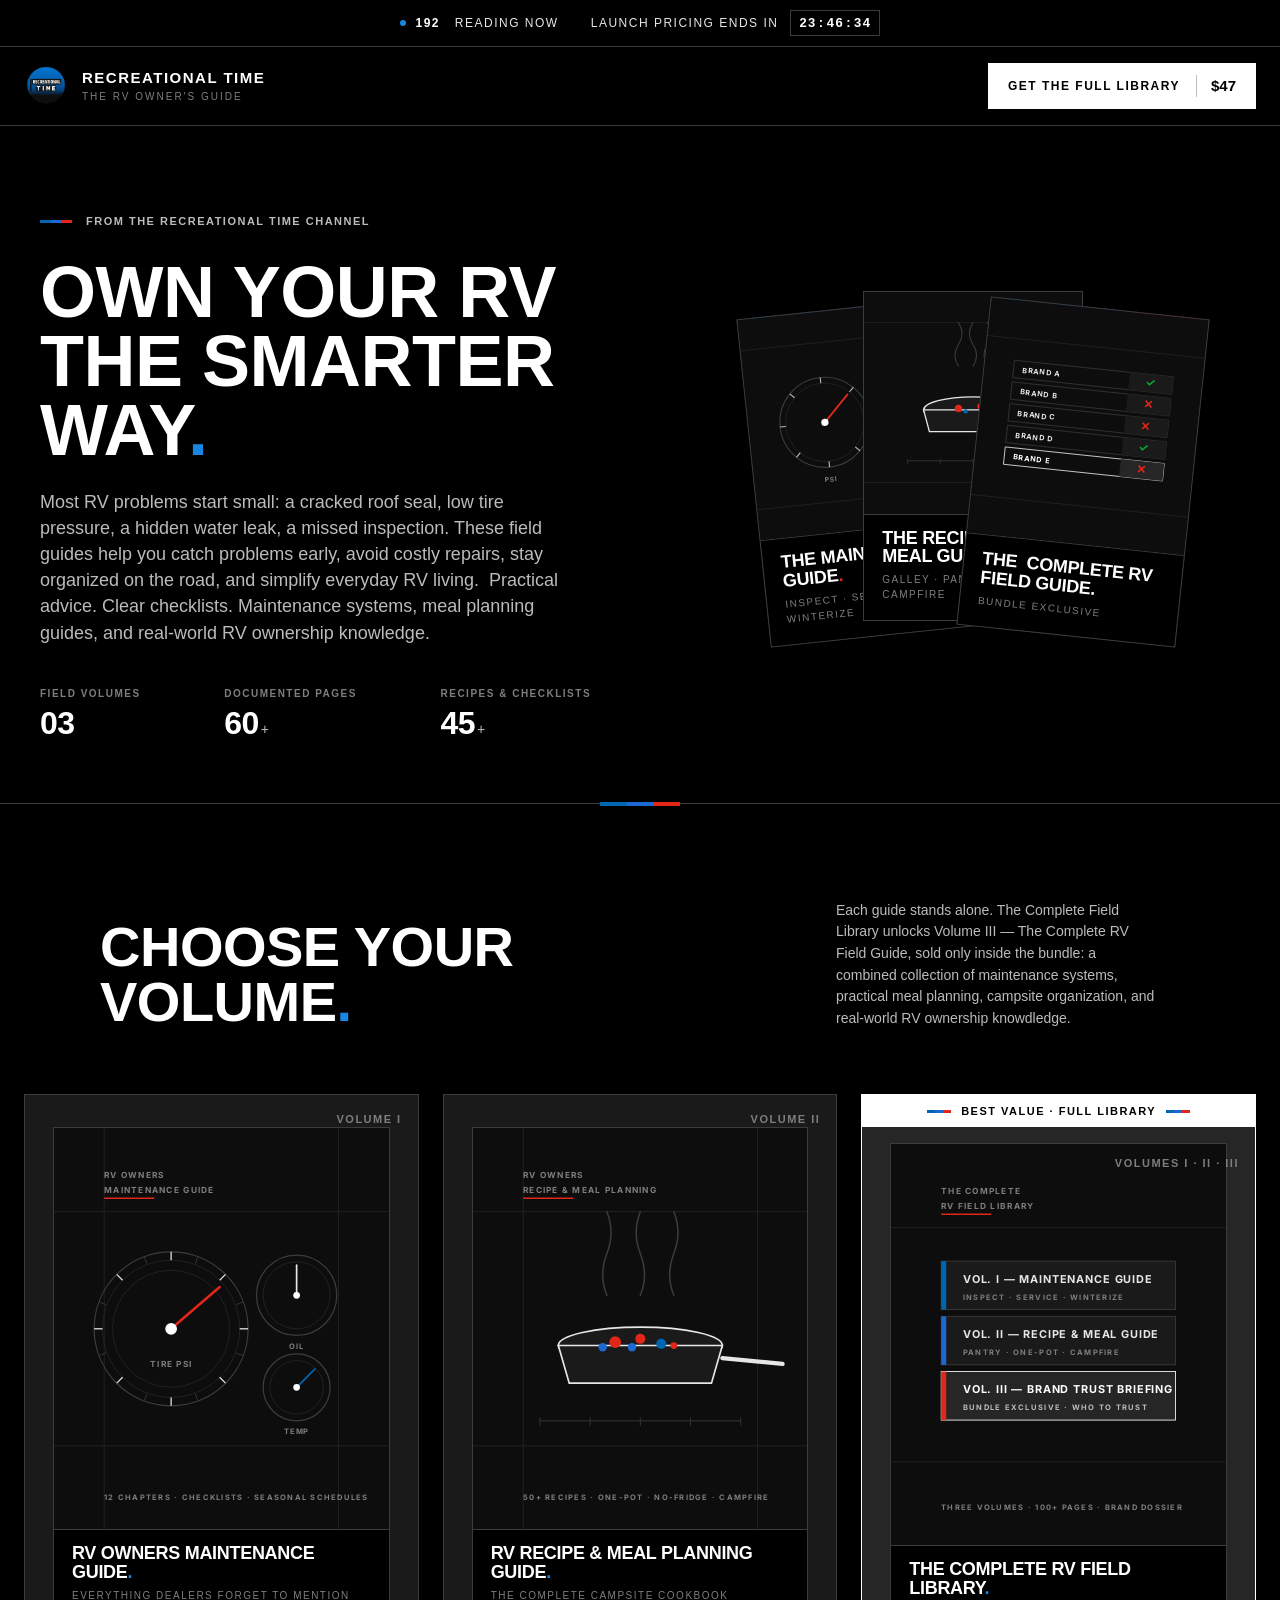
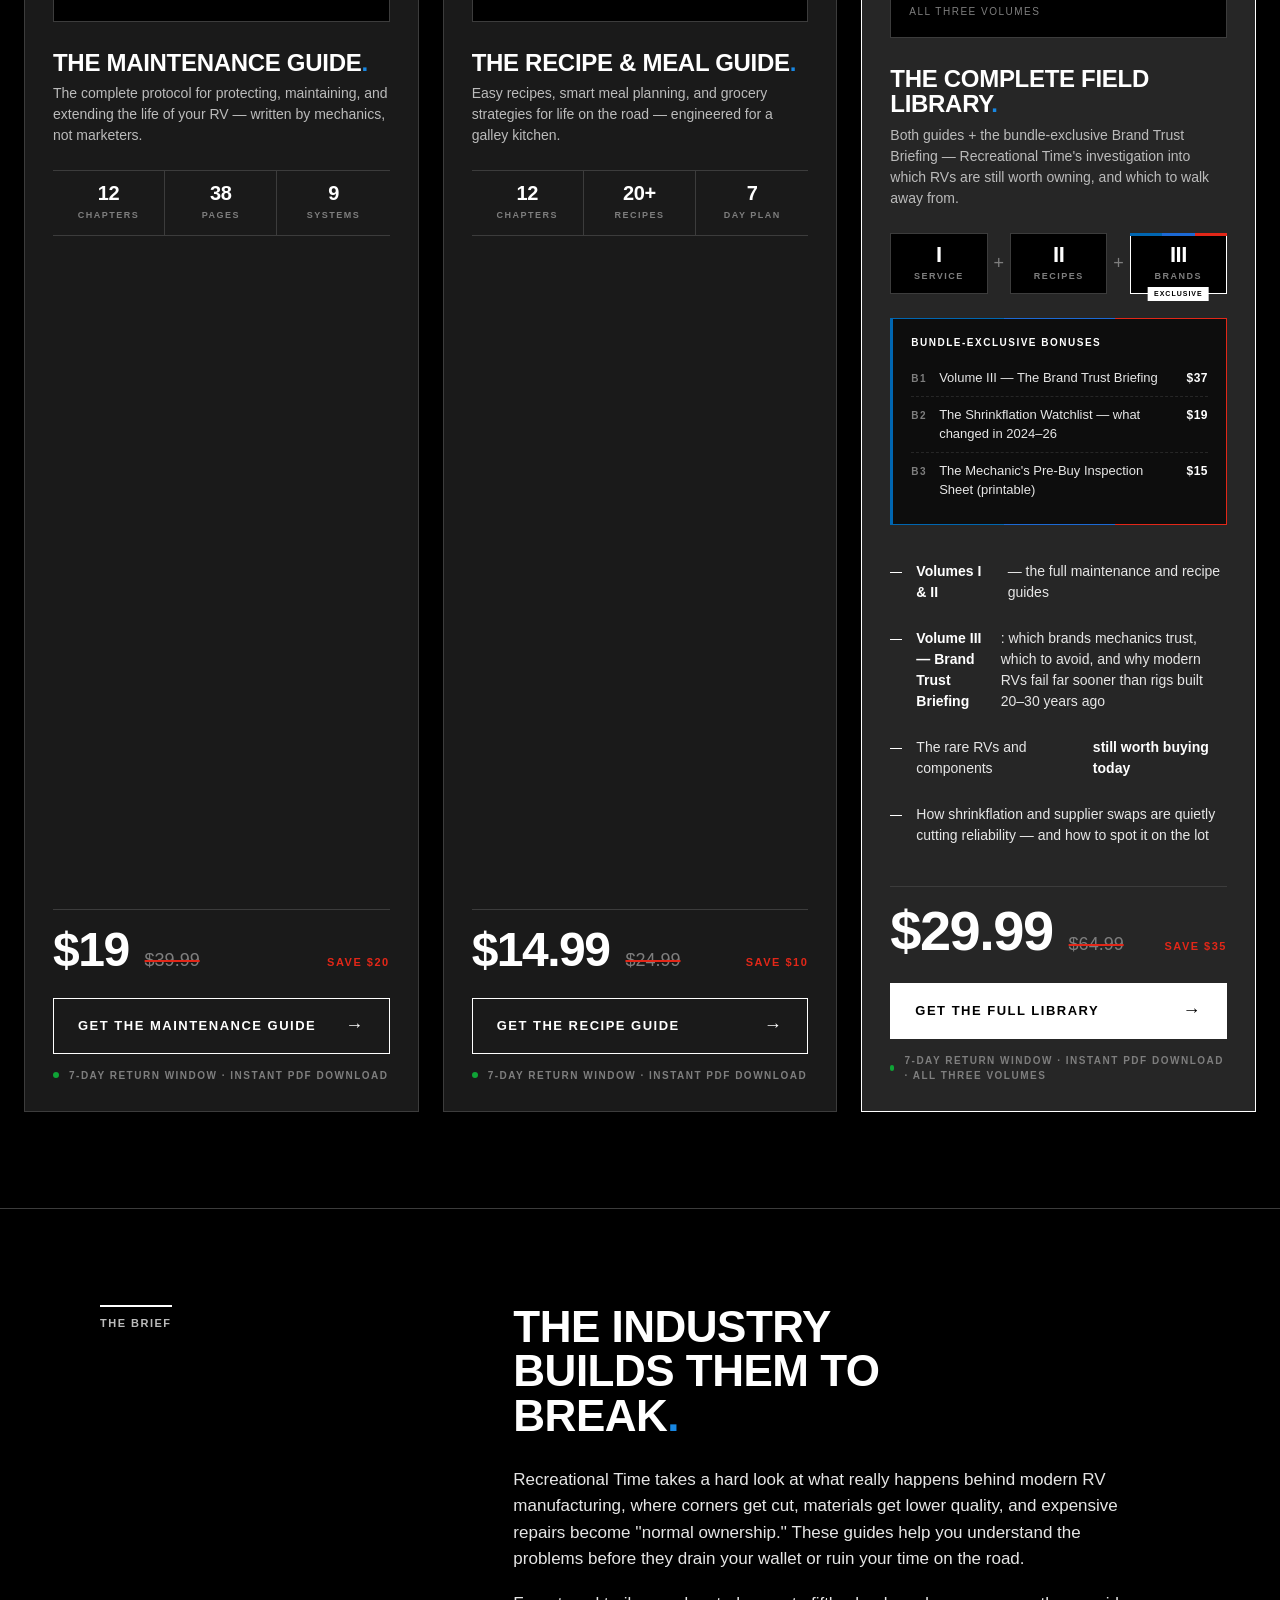
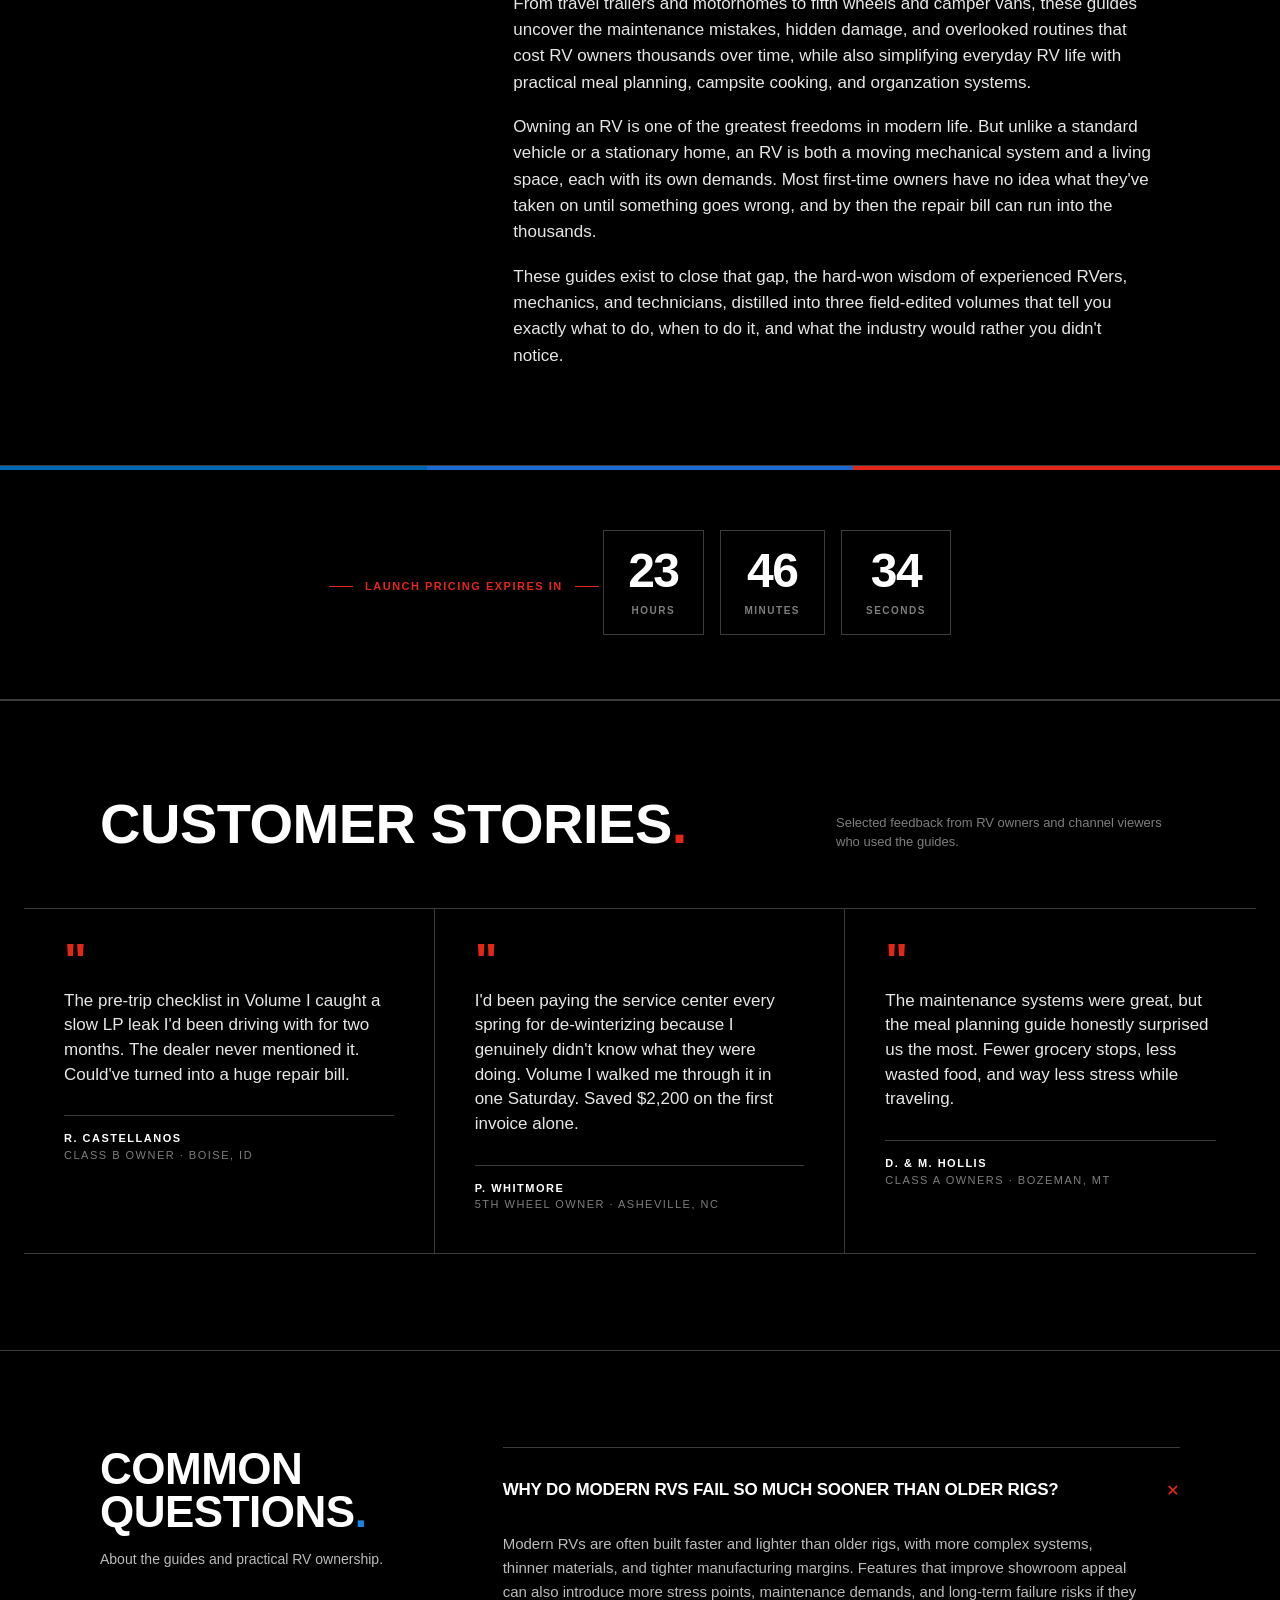
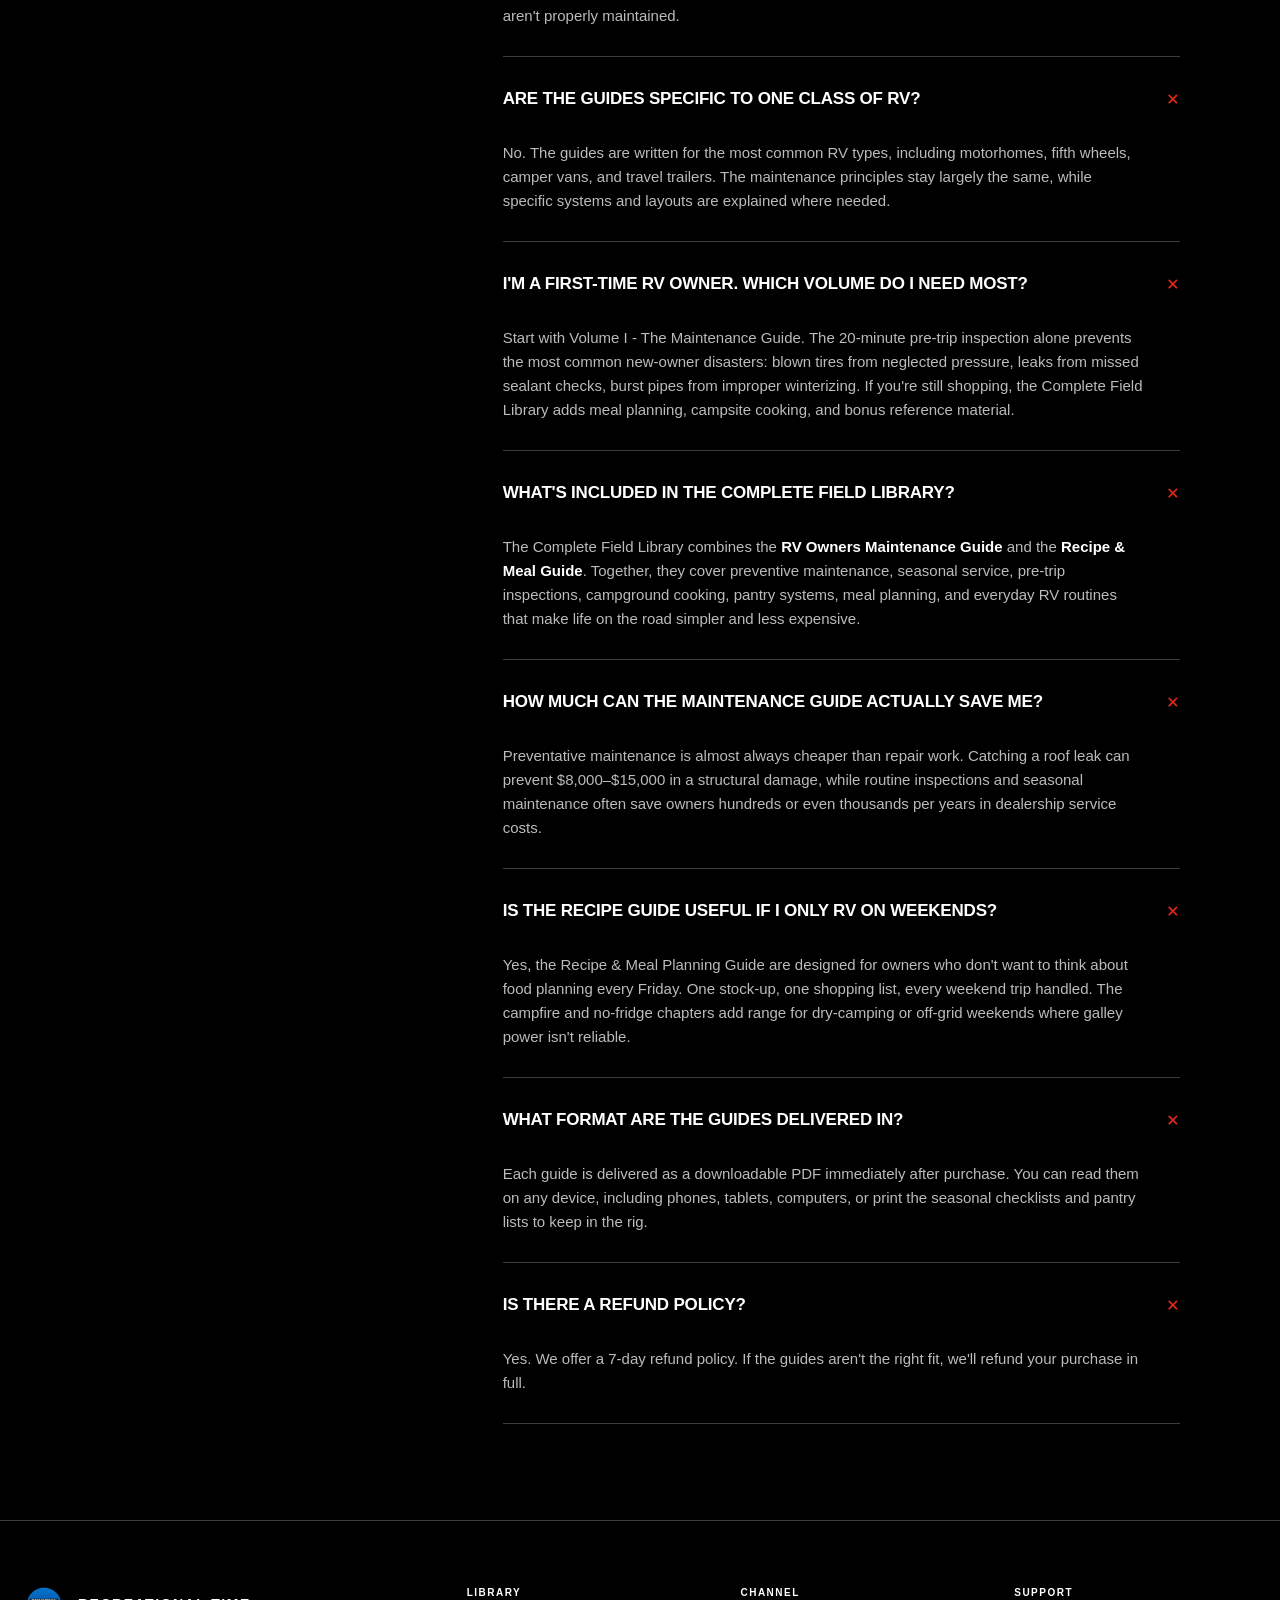
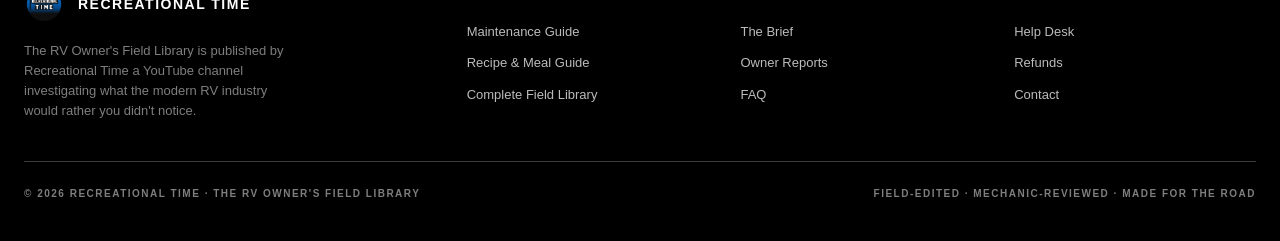
<file: project/RV Ebook Landing-print.html>
<!DOCTYPE html>
<html lang="en">
<head>
<meta charset="UTF-8">
<meta name="viewport" content="width=device-width, initial-scale=1.0">
<title>Recreational Time — The RV Owner's Field Library</title>
<meta name="description" content="From Recreational Time on YouTube — three field-edited guides for RV owners: maintenance, meal planning, and the brand-trust briefing the industry doesn't want you to read.">

<link rel="stylesheet" href="assets/colors_and_type.css">

<style>
/* ============================================================
 * PRINT STYLES — dark canvas preserved, sticky chrome removed
 * ============================================================ */
@page {
  size: A4 portrait;
  margin: 0;
}
@media print {
  html, body {
    background: #000 !important;
    -webkit-print-color-adjust: exact !important;
    print-color-adjust: exact !important;
    color-adjust: exact !important;
  }
  *, *::before, *::after {
    -webkit-print-color-adjust: exact !important;
    print-color-adjust: exact !important;
  }

  /* Strip interactive / sticky / mobile chrome */
  .urgency-bar,
  .nav-bar,
  .mobile-cta,
  .countdown {
    position: static !important;
    display: none !important;
  }
  body { padding-bottom: 0 !important; }

  /* Compact hero for print */
  .hero { padding: 48px 32px 32px !important; }
  .hero-stack { height: 360px !important; }
  .hero-stack .vol { width: 180px !important; }
  .hero-stack:hover .vol-1,
  .hero-stack:hover .vol-3,
  .book-card:hover,
  .book-card:hover .book-cover-inner { transform: none !important; }

  /* Section spacing tighter for print */
  .offer { padding: 56px 24px 56px !important; }
  .story, .testimonials, .faq { padding: 56px 24px !important; }
  footer { padding: 40px 24px 24px !important; }

  /* Three cards: keep grid but allow wrapping cleanly */
  .cards-grid { gap: 16px !important; }
  .book-card {
    break-inside: avoid;
    page-break-inside: avoid;
    border: 1px solid #3c3c3c !important;
    transform: none !important;
  }
  .book-card.featured { transform: none !important; }

  /* Allow each major section onto its own page break boundary */
  .hero { break-after: page; page-break-after: always; }
  .offer { break-after: page; page-break-after: always; }
  .story { break-after: page; page-break-after: always; }
  .testimonials { break-after: page; page-break-after: always; }
  .faq { break-before: auto; }

  /* Keep individual blocks together */
  .test, .faq-item, .bonus-block, .price-block, .includes-eq {
    break-inside: avoid;
    page-break-inside: avoid;
  }

  /* Force all FAQ details open for print */
  details.faq-item { open: true; }
  details.faq-item .faq-answer { display: block !important; }
  .faq-item summary::after { display: none !important; }

  /* Hide hover-driven transforms; show all photos crisp */
  a { color: inherit !important; }
}
</style>

<style>
/* ============================================================
 * Page-local styles. All tokens come from colors_and_type.css.
 * ============================================================ */

*, *::before, *::after { box-sizing: border-box; }

html, body { overflow-x: hidden; }

body {
  background: var(--rt-canvas);
  color: var(--rt-ink);
  font-family: var(--rt-font-text);
  font-weight: var(--rt-weight-body);
}

a { color: inherit; text-decoration: none; }

img { display: block; max-width: 100%; }

/* ============================================================
 * URGENCY BAR (sticky top — RT remix of the example)
 * ============================================================ */
.urgency-bar {
  position: sticky;
  top: 0;
  z-index: 100;
  background: var(--rt-canvas);
  border-bottom: 1px solid var(--rt-hairline);
  font-family: var(--rt-font-display);
  font-size: 12px;
  letter-spacing: var(--rt-track-machined);
  text-transform: uppercase;
  color: var(--rt-body-strong);
}

.urgency-bar-inner {
  max-width: 1440px;
  margin: 0 auto;
  padding: 10px 24px;
  display: flex;
  align-items: center;
  justify-content: center;
  gap: 32px;
  flex-wrap: wrap;
}

.urgency-left { display: inline-flex; align-items: center; gap: 10px; }
.urgency-right { display: inline-flex; align-items: center; gap: 12px; }

.urgency-bar strong { color: var(--rt-ink); font-weight: 700; }

.live-dot {
  display: inline-block;
  width: 6px; height: 6px;
  background: var(--rt-m-red);
  border-radius: var(--rt-radius-full);
  animation: pulse 1.6s var(--rt-ease) infinite;
}
@keyframes pulse { 0%,100%{opacity:1} 50%{opacity:0.35} }

.urgency-timer {
  display: inline-flex;
  align-items: center;
  gap: 2px;
  font-family: var(--rt-font-display);
  font-weight: 700;
  font-size: 13px;
  letter-spacing: 1.5px;
  color: var(--rt-ink);
  font-variant-numeric: tabular-nums;
  padding: 2px 8px;
  border: 1px solid var(--rt-hairline);
}

/* ============================================================
 * NAV BAR
 * ============================================================ */
.nav-bar {
  position: sticky;
  top: 38px;
  z-index: 99;
  background: var(--rt-canvas);
  border-bottom: 1px solid var(--rt-hairline);
}
.nav-bar-inner {
  max-width: 1440px;
  margin: 0 auto;
  padding: 16px 24px;
  display: flex;
  align-items: center;
  justify-content: space-between;
  gap: 24px;
}
.nav-brand {
  display: flex;
  align-items: center;
  gap: 14px;
}
.nav-logo {
  width: 44px;
  height: 44px;
  display: block;
  object-fit: contain;
  flex-shrink: 0;
}
.footer-brand .nav-logo { width: 40px; height: 40px; }
.nav-brand-text {
  font-family: var(--rt-font-display);
  font-weight: 700;
  font-size: 15px;
  letter-spacing: var(--rt-track-machined);
  text-transform: uppercase;
  color: var(--rt-ink);
  line-height: 1.1;
}
.nav-brand-text span {
  display: block;
  font-weight: 400;
  font-size: 10px;
  letter-spacing: 2px;
  color: var(--rt-muted);
  margin-top: 4px;
}
.nav-links {
  display: flex;
  align-items: center;
  gap: 32px;
}
.nav-link {
  font-family: var(--rt-font-display);
  font-size: 13px;
  letter-spacing: var(--rt-track-machined);
  text-transform: uppercase;
  color: var(--rt-body);
  font-weight: 400;
  transition: color var(--rt-duration-base) var(--rt-ease);
}
.nav-link:hover { color: var(--rt-ink); }

.nav-cta {
  display: inline-flex;
  align-items: center;
  gap: 16px;
  background: var(--rt-ink);
  color: var(--rt-canvas);
  padding: 12px 20px;
  font-family: var(--rt-font-display);
  font-weight: 700;
  font-size: 12px;
  letter-spacing: var(--rt-track-machined);
  text-transform: uppercase;
  transition: opacity var(--rt-duration-base) var(--rt-ease);
}
.nav-cta:hover { opacity: 0.85; }
.nav-cta-price {
  font-weight: 900;
  font-size: 15px;
  letter-spacing: 0;
  padding-left: 14px;
  border-left: 1px solid rgba(0,0,0,0.25);
}

@media (max-width: 820px) {
  .nav-links { display: none; }
  .nav-brand-text span { display: none; }
  .nav-brand-text { font-size: 13px; }
}

/* ============================================================
 * HERO
 * ============================================================ */
.hero {
  position: relative;
  padding: 80px 24px 64px;
  background: var(--rt-canvas);
  overflow: hidden;
}
.hero-inner {
  max-width: 1200px;
  margin: 0 auto;
  display: grid;
  grid-template-columns: 1.1fr 1fr;
  gap: 80px;
  align-items: center;
}
@media (max-width: 960px) {
  .hero-inner { grid-template-columns: 1fr; gap: 56px; text-align: center; }
}

.hero-eyebrow {
  display: inline-flex;
  align-items: center;
  gap: 14px;
  font-family: var(--rt-font-display);
  font-size: 11px;
  font-weight: 700;
  letter-spacing: var(--rt-track-machined);
  text-transform: uppercase;
  color: var(--rt-body);
  margin-bottom: 28px;
}
.hero-eyebrow::before {
  content: '';
  width: 32px;
  height: 3px;
  background: var(--rt-tricolor);
}

.hero h1 {
  font-family: var(--rt-font-display);
  font-weight: 700;
  font-size: clamp(40px, 6.2vw, 72px);
  line-height: 0.96;
  letter-spacing: -0.5px;
  text-transform: uppercase;
  color: var(--rt-ink);
  margin: 0 0 24px;
}
.hero h1 .rt-period { color: var(--rt-m-red); }

.hero-sub {
  font-family: var(--rt-font-text);
  font-size: 18px;
  font-weight: 300;
  line-height: 1.45;
  color: var(--rt-body);
  max-width: 540px;
  margin-bottom: 40px;
}
@media (max-width: 960px) { .hero-sub { margin-left: auto; margin-right: auto; } }

.hero-stats {
  display: grid;
  grid-template-columns: repeat(3, auto);
  gap: 48px;
  margin-bottom: 0;
}
@media (max-width: 960px) {
  .hero-stats { justify-content: center; gap: 32px; }
}
@media (max-width: 500px) {
  .hero-stats { grid-template-columns: 1fr 1fr; gap: 24px 32px; }
}
.hero-stat-label {
  font-family: var(--rt-font-display);
  font-size: 10px;
  font-weight: 700;
  letter-spacing: var(--rt-track-machined);
  text-transform: uppercase;
  color: var(--rt-muted);
  margin-bottom: 6px;
}
.hero-stat-value {
  font-family: var(--rt-font-display);
  font-weight: 700;
  font-size: 32px;
  line-height: 1;
  color: var(--rt-ink);
  letter-spacing: -0.5px;
}
.hero-stat-unit { font-size: 14px; color: var(--rt-body); margin-left: 2px; font-weight: 400; }

/* Right column: stacked editorial volumes */
.hero-stack {
  position: relative;
  height: 460px;
  display: flex;
  align-items: center;
  justify-content: center;
}
@media (max-width: 960px) { .hero-stack { height: 380px; } }

.hero-stack .vol {
  position: absolute;
  width: 220px;
  aspect-ratio: 2/3;
  box-shadow: none;
  transition: transform var(--rt-duration-photo) var(--rt-ease);
}
.hero-stack .vol-1 { transform: translate(-110px, 0) rotate(-6deg); z-index: 1; }
.hero-stack .vol-2 { transform: translate(0, -16px) rotate(0deg); z-index: 2; }
.hero-stack .vol-3 { transform: translate(110px, 0) rotate(6deg); z-index: 3; }
.hero-stack:hover .vol-1 { transform: translate(-140px, -8px) rotate(-8deg); }
.hero-stack:hover .vol-3 { transform: translate(140px, -8px) rotate(8deg); }

@media (max-width: 960px) {
  .hero-stack .vol { width: 180px; }
  .hero-stack .vol-1 { transform: translate(-95px, 0) rotate(-6deg); }
  .hero-stack .vol-3 { transform: translate(95px, 0) rotate(6deg); }
}

/* ============================================================
 * BOOK COVER — built in CSS+inline content (no photography asset)
 * ============================================================ */
.cover {
  position: relative;
  background: var(--rt-surface-card);
  border: 1px solid var(--rt-hairline);
  width: 100%;
  height: 100%;
  display: flex;
  flex-direction: column;
  overflow: hidden;
  color: var(--rt-ink);
  font-family: var(--rt-font-display);
}
.cover .cover-band {
  position: absolute;
  top: 0; left: 0; right: 0;
  height: 4px;
  background: var(--rt-tricolor);
}
.cover .cover-roundel {
  position: absolute;
  top: 18px; left: 18px;
  width: 28px;
  height: 28px;
  background: var(--rt-ink);
  color: var(--rt-canvas);
  display: flex;
  align-items: center;
  justify-content: center;
  font-weight: 900;
  font-size: 11px;
  letter-spacing: -0.5px;
}
.cover .cover-vol {
  position: absolute;
  top: 22px; right: 20px;
  font-size: 10px;
  font-weight: 700;
  letter-spacing: var(--rt-track-machined);
  color: var(--rt-body);
}
.cover .cover-image {
  flex: 1;
  position: relative;
  margin: 0;
  overflow: hidden;
  background: var(--rt-surface-soft);
  display: flex;
  align-items: stretch;
  justify-content: stretch;
}
.cover .cover-image svg { width: 100%; height: 100%; display: block; }
.cover .cover-meta {
  padding: 14px 18px 18px;
  border-top: 1px solid var(--rt-hairline);
  background: var(--rt-canvas);
}
.cover .cover-title {
  font-weight: 700;
  font-size: 18px;
  line-height: 1.05;
  text-transform: uppercase;
  letter-spacing: -0.3px;
  color: var(--rt-ink);
}
.cover .cover-sub {
  margin-top: 6px;
  font-weight: 400;
  font-size: 10px;
  letter-spacing: var(--rt-track-machined);
  text-transform: uppercase;
  color: var(--rt-muted);
}
.cover .cover-period { color: var(--rt-m-red); }

/* ============================================================
 * OFFER — THE THREE BOOKS
 * ============================================================ */
.offer {
  background: var(--rt-canvas);
  padding: 96px 24px;
  border-top: 1px solid var(--rt-hairline);
  position: relative;
}
.offer-stripe {
  position: absolute;
  top: -2px;
  left: 50%;
  transform: translateX(-50%);
  width: 80px;
  height: 4px;
  background: var(--rt-tricolor);
}

.offer-head {
  max-width: 1080px;
  margin: 0 auto 64px;
  display: grid;
  grid-template-columns: 2fr 1fr;
  gap: 48px;
  align-items: end;
}
@media (max-width: 820px) {
  .offer-head { grid-template-columns: 1fr; gap: 24px; }
}

.offer-head h2 {
  font-family: var(--rt-font-display);
  font-weight: 700;
  font-size: clamp(32px, 4.4vw, 56px);
  line-height: 0.98;
  text-transform: uppercase;
  letter-spacing: -0.5px;
  color: var(--rt-ink);
  margin: 0;
}
.offer-head h2 .rt-period { color: var(--rt-m-red); }
.offer-head p {
  font-family: var(--rt-font-text);
  font-size: 14px;
  font-weight: 300;
  color: var(--rt-body);
  line-height: 1.55;
  max-width: 320px;
}
@media (max-width: 820px) { .offer-head p { max-width: none; } }

.cards-grid {
  display: grid;
  grid-template-columns: repeat(3, 1fr);
  gap: 24px;
  max-width: 1280px;
  margin: 0 auto;
}
@media (max-width: 960px) {
  .cards-grid { grid-template-columns: 1fr; max-width: 440px; }
}

/* ---- Card ---- */
.book-card {
  background: var(--rt-surface-card);
  border: 1px solid var(--rt-hairline);
  display: flex;
  flex-direction: column;
  position: relative;
  padding: 32px 28px 28px;
  transition: border-color var(--rt-duration-base) var(--rt-ease);
}
.book-card:hover { border-color: var(--rt-body); }

.book-card.featured {
  background: var(--rt-surface-elevated);
  border-color: var(--rt-ink);
  padding-top: 48px;
}

.featured-flag {
  position: absolute;
  top: 0; left: 0; right: 0;
  background: var(--rt-ink);
  color: var(--rt-canvas);
  font-family: var(--rt-font-display);
  font-weight: 700;
  font-size: 11px;
  letter-spacing: var(--rt-track-machined);
  text-transform: uppercase;
  text-align: center;
  padding: 8px 12px;
  display: flex;
  align-items: center;
  justify-content: center;
  gap: 10px;
}
.featured-flag::before,
.featured-flag::after {
  content: '';
  flex: 0 0 24px;
  height: 3px;
  background: var(--rt-tricolor);
}

/* Volume badge top-right */
.book-vol {
  position: absolute;
  top: 16px;
  right: 16px;
  font-family: var(--rt-font-display);
  font-weight: 700;
  font-size: 11px;
  letter-spacing: var(--rt-track-machined);
  text-transform: uppercase;
  color: var(--rt-muted);
  z-index: 2;
}
.book-card.featured .book-vol { top: 60px; }

/* Cover slot */
.card-cover-slot {
  width: 100%;
  aspect-ratio: 3/4;
  margin-bottom: 28px;
  display: flex;
  align-items: stretch;
  justify-content: stretch;
}
.card-cover-slot .cover { width: 100%; height: 100%; }

/* Title + tagline */
.card-title {
  font-family: var(--rt-font-display);
  font-weight: 700;
  font-size: 24px;
  line-height: 1.05;
  letter-spacing: -0.3px;
  text-transform: uppercase;
  color: var(--rt-ink);
  margin: 0 0 8px;
}
.card-title .rt-period { color: var(--rt-m-red); }
.card-tagline {
  font-family: var(--rt-font-text);
  font-size: 14px;
  font-weight: 300;
  color: var(--rt-body);
  line-height: 1.5;
  margin: 0 0 24px;
}

/* Spec strip — appears like a small instrument cluster */
.spec-strip {
  display: grid;
  grid-template-columns: repeat(3, 1fr);
  border-top: 1px solid var(--rt-hairline);
  border-bottom: 1px solid var(--rt-hairline);
  margin-bottom: 24px;
}
.spec-cell {
  padding: 12px 8px;
  text-align: center;
  border-right: 1px solid var(--rt-hairline);
}
.spec-cell:last-child { border-right: 0; }
.spec-cell-val {
  font-family: var(--rt-font-display);
  font-weight: 700;
  font-size: 20px;
  color: var(--rt-ink);
  line-height: 1;
  letter-spacing: -0.3px;
}
.spec-cell-lbl {
  font-family: var(--rt-font-display);
  font-size: 9px;
  font-weight: 700;
  letter-spacing: var(--rt-track-machined);
  text-transform: uppercase;
  color: var(--rt-muted);
  margin-top: 6px;
}

/* Volume equation for the bundle */
.includes-eq {
  display: grid;
  grid-template-columns: 1fr auto 1fr auto 1fr;
  align-items: stretch;
  gap: 6px;
  margin-bottom: 24px;
}
.eq-vol {
  background: var(--rt-canvas);
  border: 1px solid var(--rt-hairline);
  padding: 10px 6px;
  text-align: center;
  position: relative;
}
.eq-vol.exclusive { border-color: var(--rt-ink); }
.eq-vol.exclusive::before {
  content: '';
  position: absolute;
  top: -1px; left: -1px; right: -1px;
  height: 3px;
  background: var(--rt-tricolor);
}
.eq-roman {
  font-family: var(--rt-font-display);
  font-weight: 700;
  font-size: 22px;
  color: var(--rt-ink);
  line-height: 1;
  letter-spacing: -0.5px;
}
.eq-lbl {
  font-family: var(--rt-font-display);
  font-size: 9px;
  font-weight: 700;
  letter-spacing: var(--rt-track-machined);
  text-transform: uppercase;
  color: var(--rt-muted);
  margin-top: 4px;
}
.eq-vol.exclusive .eq-tag {
  position: absolute;
  bottom: -8px; left: 50%;
  transform: translateX(-50%);
  background: var(--rt-ink);
  color: var(--rt-canvas);
  font-family: var(--rt-font-display);
  font-size: 7px;
  font-weight: 700;
  letter-spacing: 1px;
  text-transform: uppercase;
  padding: 2px 6px;
  white-space: nowrap;
}
.eq-plus {
  font-family: var(--rt-font-display);
  font-weight: 300;
  font-size: 18px;
  color: var(--rt-muted);
  display: flex;
  align-items: center;
  justify-content: center;
}

/* Features list */
.features {
  list-style: none;
  padding: 0;
  margin: 0 0 28px;
  flex: 1;
}
.features li {
  display: flex;
  gap: 14px;
  padding: 12px 0;
  font-family: var(--rt-font-text);
  font-size: 14px;
  font-weight: 300;
  line-height: 1.5;
  color: var(--rt-body-strong);
  border-bottom: 1px solid var(--rt-hairline-strong);
}
.features li:last-child { border-bottom: 0; }
.features li::before {
  content: '';
  flex: 0 0 12px;
  width: 12px;
  height: 1.5px;
  background: var(--rt-ink);
  margin-top: 11px;
}
.features li strong { color: var(--rt-ink); font-weight: 700; }

/* Bonus block */
.bonus-block {
  border: 1px solid var(--rt-hairline);
  border-left: 3px solid;
  border-image: var(--rt-tricolor) 1;
  border-left-width: 3px;
  padding: 16px 18px;
  margin-bottom: 24px;
  background: var(--rt-surface-soft);
}
.bonus-head {
  font-family: var(--rt-font-display);
  font-size: 10px;
  font-weight: 700;
  letter-spacing: var(--rt-track-machined);
  text-transform: uppercase;
  color: var(--rt-ink);
  margin-bottom: 10px;
}
.bonus-row {
  display: grid;
  grid-template-columns: auto 1fr auto;
  gap: 12px;
  padding: 8px 0;
  align-items: baseline;
  font-family: var(--rt-font-text);
  font-size: 13px;
  font-weight: 300;
  color: var(--rt-body-strong);
  border-bottom: 1px dashed var(--rt-hairline-strong);
}
.bonus-row:last-child { border-bottom: 0; }
.bonus-num {
  font-family: var(--rt-font-display);
  font-weight: 700;
  font-size: 10px;
  letter-spacing: var(--rt-track-machined);
  text-transform: uppercase;
  color: var(--rt-muted);
}
.bonus-val {
  font-family: var(--rt-font-display);
  font-weight: 700;
  font-size: 12px;
  letter-spacing: var(--rt-track-loose);
  color: var(--rt-ink);
  white-space: nowrap;
}

/* Price block */
.price-block {
  display: flex;
  align-items: baseline;
  gap: 16px;
  padding: 16px 0 24px;
  border-top: 1px solid var(--rt-hairline);
}
.price-now {
  font-family: var(--rt-font-display);
  font-weight: 700;
  font-size: 48px;
  line-height: 1;
  letter-spacing: -1.5px;
  color: var(--rt-ink);
}
.book-card.featured .price-now { font-size: 56px; }
.price-now .dollar { font-size: 28px; vertical-align: top; margin-right: 2px; font-weight: 700; }
.price-was {
  font-family: var(--rt-font-display);
  font-size: 18px;
  font-weight: 400;
  color: var(--rt-muted);
  text-decoration: line-through;
  text-decoration-color: var(--rt-m-red);
  text-decoration-thickness: 2px;
}
.price-save {
  margin-left: auto;
  font-family: var(--rt-font-display);
  font-weight: 700;
  font-size: 11px;
  letter-spacing: var(--rt-track-machined);
  text-transform: uppercase;
  color: var(--rt-m-red);
}

/* CTA */
.cta-btn {
  display: flex;
  align-items: center;
  justify-content: space-between;
  width: 100%;
  height: 56px;
  padding: 0 24px;
  background: transparent;
  color: var(--rt-ink);
  border: 1px solid var(--rt-ink);
  font-family: var(--rt-font-display);
  font-weight: 700;
  font-size: 13px;
  letter-spacing: var(--rt-track-machined);
  text-transform: uppercase;
  text-decoration: none;
  cursor: pointer;
  transition: background var(--rt-duration-base) var(--rt-ease), color var(--rt-duration-base) var(--rt-ease);
}
.cta-btn:hover { background: var(--rt-ink); color: var(--rt-canvas); }
.cta-btn .arrow { font-weight: 300; font-size: 18px; }

.cta-btn.primary {
  background: var(--rt-ink);
  color: var(--rt-canvas);
  border-color: var(--rt-ink);
}
.cta-btn.primary:hover { background: var(--rt-canvas); color: var(--rt-ink); border-color: var(--rt-ink); }

/* Guarantee */
.guarantee {
  display: flex;
  align-items: center;
  gap: 10px;
  margin-top: 14px;
  font-family: var(--rt-font-display);
  font-size: 10px;
  font-weight: 700;
  letter-spacing: var(--rt-track-machined);
  text-transform: uppercase;
  color: var(--rt-muted);
}
.guarantee::before {
  content: '';
  display: inline-block;
  width: 6px; height: 6px;
  background: var(--rt-success);
  border-radius: var(--rt-radius-full);
}

/* ============================================================
 * STORY
 * ============================================================ */
.story {
  background: var(--rt-canvas);
  padding: 96px 24px;
  border-top: 1px solid var(--rt-hairline);
}
.story-inner {
  max-width: 1080px;
  margin: 0 auto;
  display: grid;
  grid-template-columns: 1fr 2fr;
  gap: 80px;
  align-items: start;
}
@media (max-width: 820px) {
  .story-inner { grid-template-columns: 1fr; gap: 32px; }
}
.story-label {
  font-family: var(--rt-font-display);
  font-size: 11px;
  font-weight: 700;
  letter-spacing: var(--rt-track-machined);
  text-transform: uppercase;
  color: var(--rt-body);
  padding-top: 8px;
  border-top: 2px solid var(--rt-ink);
  display: inline-block;
}
.story h2 {
  font-family: var(--rt-font-display);
  font-weight: 700;
  font-size: clamp(28px, 3.8vw, 44px);
  line-height: 1.02;
  text-transform: uppercase;
  letter-spacing: -0.5px;
  color: var(--rt-ink);
  margin: 0 0 28px;
}
.story h2 .rt-period { color: var(--rt-m-red); }
.story p {
  font-family: var(--rt-font-text);
  font-size: 17px;
  font-weight: 300;
  line-height: 1.55;
  color: var(--rt-body-strong);
  margin-bottom: 18px;
  max-width: 640px;
}
.story p:last-child { margin-bottom: 0; }
.story p strong { color: var(--rt-ink); font-weight: 700; }

/* ============================================================
 * COUNTDOWN
 * ============================================================ */
.countdown {
  background: var(--rt-canvas);
  padding: 64px 24px;
  border-top: 1px solid var(--rt-hairline);
  border-bottom: 1px solid var(--rt-hairline);
  text-align: center;
  position: relative;
}
.countdown::before {
  content: '';
  position: absolute;
  top: 0; left: 0; right: 0;
  height: 4px;
  background: var(--rt-tricolor);
}
.countdown-label {
  font-family: var(--rt-font-display);
  font-size: 11px;
  font-weight: 700;
  letter-spacing: var(--rt-track-machined);
  text-transform: uppercase;
  color: var(--rt-m-red);
  margin-bottom: 24px;
  display: inline-flex;
  align-items: center;
  gap: 12px;
}
.countdown-label::before,
.countdown-label::after {
  content: '';
  width: 24px;
  height: 1px;
  background: var(--rt-m-red);
}
.countdown-timer {
  display: inline-flex;
  gap: 16px;
  font-family: var(--rt-font-display);
}
.countdown-unit {
  background: var(--rt-canvas);
  border: 1px solid var(--rt-hairline);
  padding: 16px 24px;
  min-width: 96px;
}
.countdown-unit .num {
  font-size: 48px;
  font-weight: 700;
  color: var(--rt-ink);
  line-height: 1;
  letter-spacing: -1.5px;
  font-variant-numeric: tabular-nums;
}
.countdown-unit .label {
  margin-top: 8px;
  font-family: var(--rt-font-display);
  font-size: 10px;
  font-weight: 700;
  letter-spacing: var(--rt-track-machined);
  text-transform: uppercase;
  color: var(--rt-muted);
}
@media (max-width: 600px) {
  .countdown-unit { padding: 12px 14px; min-width: 80px; }
  .countdown-unit .num { font-size: 36px; }
  .countdown-timer { gap: 8px; }
}

/* ============================================================
 * TESTIMONIALS
 * ============================================================ */
.testimonials {
  background: var(--rt-canvas);
  padding: 96px 24px;
  border-top: 1px solid var(--rt-hairline);
}
.test-inner { max-width: 1280px; margin: 0 auto; }
.test-head {
  max-width: 1080px;
  margin: 0 auto 56px;
  display: grid;
  grid-template-columns: 2fr 1fr;
  gap: 48px;
  align-items: end;
}
@media (max-width: 820px) { .test-head { grid-template-columns: 1fr; gap: 16px; } }
.test-head h2 {
  font-family: var(--rt-font-display);
  font-weight: 700;
  font-size: clamp(32px, 4.4vw, 56px);
  line-height: 0.98;
  text-transform: uppercase;
  letter-spacing: -0.5px;
  color: var(--rt-ink);
  margin: 0;
}
.test-head h2 .rt-period { color: var(--rt-m-red); }
.test-head p {
  font-family: var(--rt-font-text);
  font-size: 13px;
  font-weight: 300;
  color: var(--rt-muted);
  line-height: 1.5;
}

.test-grid {
  display: grid;
  grid-template-columns: repeat(3, 1fr);
  gap: 0;
  max-width: 1280px;
  margin: 0 auto;
  border-top: 1px solid var(--rt-hairline);
  border-bottom: 1px solid var(--rt-hairline);
}
@media (max-width: 960px) { .test-grid { grid-template-columns: 1fr; } }

.test {
  padding: 40px;
  border-right: 1px solid var(--rt-hairline);
}
.test:last-child { border-right: 0; }
@media (max-width: 960px) {
  .test { border-right: 0; border-bottom: 1px solid var(--rt-hairline); }
  .test:last-child { border-bottom: 0; }
}
.test-quote {
  font-family: var(--rt-font-text);
  font-size: 17px;
  font-weight: 300;
  line-height: 1.45;
  color: var(--rt-body-strong);
  margin: 0 0 28px;
}
.test-quote::before {
  content: '"';
  display: block;
  font-family: var(--rt-font-display);
  font-size: 48px;
  font-weight: 700;
  line-height: 0.5;
  color: var(--rt-m-red);
  margin-bottom: 16px;
}
.test-byline {
  font-family: var(--rt-font-display);
  font-size: 11px;
  font-weight: 700;
  letter-spacing: var(--rt-track-machined);
  text-transform: uppercase;
  color: var(--rt-body);
  padding-top: 14px;
  border-top: 1px solid var(--rt-hairline);
}
.test-byline span { color: var(--rt-muted); font-weight: 400; }
.test-byline em { color: var(--rt-ink); font-style: normal; }

/* ============================================================
 * FAQ
 * ============================================================ */
.faq {
  background: var(--rt-canvas);
  padding: 96px 24px;
  border-top: 1px solid var(--rt-hairline);
}
.faq-inner {
  max-width: 1080px;
  margin: 0 auto;
  display: grid;
  grid-template-columns: 1fr 2fr;
  gap: 64px;
}
@media (max-width: 820px) { .faq-inner { grid-template-columns: 1fr; gap: 32px; } }

.faq-side h2 {
  font-family: var(--rt-font-display);
  font-weight: 700;
  font-size: clamp(28px, 3.8vw, 44px);
  line-height: 0.98;
  text-transform: uppercase;
  letter-spacing: -0.5px;
  color: var(--rt-ink);
  margin: 0 0 16px;
}
.faq-side h2 .rt-period { color: var(--rt-m-red); }
.faq-side p {
  font-family: var(--rt-font-text);
  font-size: 14px;
  font-weight: 300;
  color: var(--rt-body);
  line-height: 1.55;
}

.faq-list { display: flex; flex-direction: column; }
.faq-item {
  border-bottom: 1px solid var(--rt-hairline);
}
.faq-item:first-child { border-top: 1px solid var(--rt-hairline); }
.faq-item summary {
  list-style: none;
  cursor: pointer;
  padding: 24px 0;
  display: flex;
  justify-content: space-between;
  align-items: center;
  gap: 24px;
  font-family: var(--rt-font-display);
  font-weight: 700;
  font-size: 17px;
  letter-spacing: -0.2px;
  text-transform: uppercase;
  color: var(--rt-ink);
}
.faq-item summary::-webkit-details-marker,
.faq-item summary::marker { display: none; }
.faq-item summary::after {
  content: '+';
  font-family: var(--rt-font-display);
  font-weight: 300;
  font-size: 24px;
  color: var(--rt-body);
  transition: transform var(--rt-duration-base) var(--rt-ease), color var(--rt-duration-base) var(--rt-ease);
  flex-shrink: 0;
}
.faq-item[open] summary::after { transform: rotate(45deg); color: var(--rt-m-red); }
.faq-answer {
  padding: 0 0 28px;
  font-family: var(--rt-font-text);
  font-size: 15px;
  font-weight: 300;
  line-height: 1.6;
  color: var(--rt-body);
  max-width: 640px;
}
.faq-answer strong { color: var(--rt-ink); font-weight: 700; }

/* ============================================================
 * FOOTER
 * ============================================================ */
footer {
  background: var(--rt-canvas);
  padding: 64px 24px 40px;
  border-top: 1px solid var(--rt-hairline);
}
.footer-inner {
  max-width: 1280px;
  margin: 0 auto;
  display: grid;
  grid-template-columns: 1fr 2fr;
  gap: 48px;
  padding-bottom: 40px;
  border-bottom: 1px solid var(--rt-hairline);
}
@media (max-width: 820px) { .footer-inner { grid-template-columns: 1fr; gap: 32px; } }

.footer-brand {
  display: flex;
  align-items: center;
  gap: 14px;
  margin-bottom: 16px;
}
.footer-brand .nav-mono { width: 36px; height: 36px; }
.footer-brand-text {
  font-family: var(--rt-font-display);
  font-weight: 700;
  font-size: 14px;
  letter-spacing: var(--rt-track-machined);
  text-transform: uppercase;
  color: var(--rt-ink);
}
.footer-side p {
  font-family: var(--rt-font-text);
  font-size: 13px;
  font-weight: 300;
  color: var(--rt-muted);
  line-height: 1.55;
  max-width: 280px;
}
.footer-cols {
  display: grid;
  grid-template-columns: repeat(3, 1fr);
  gap: 32px;
}
@media (max-width: 600px) { .footer-cols { grid-template-columns: 1fr 1fr; } }
.footer-col-h {
  font-family: var(--rt-font-display);
  font-size: 10px;
  font-weight: 700;
  letter-spacing: var(--rt-track-machined);
  text-transform: uppercase;
  color: var(--rt-ink);
  margin-bottom: 16px;
}
.footer-col a {
  display: block;
  font-family: var(--rt-font-text);
  font-size: 13px;
  font-weight: 300;
  color: var(--rt-body);
  padding: 6px 0;
  transition: color var(--rt-duration-base) var(--rt-ease);
}
.footer-col a:hover { color: var(--rt-ink); }

.footer-low {
  max-width: 1280px;
  margin: 0 auto;
  padding-top: 24px;
  display: flex;
  justify-content: space-between;
  align-items: center;
  gap: 16px;
  flex-wrap: wrap;
  font-family: var(--rt-font-display);
  font-size: 10px;
  font-weight: 700;
  letter-spacing: var(--rt-track-machined);
  text-transform: uppercase;
  color: var(--rt-muted);
}

/* ============================================================
 * MOBILE STICKY CTA
 * ============================================================ */
.mobile-cta {
  display: none;
  position: fixed;
  bottom: 0; left: 0; right: 0;
  z-index: 95;
  background: var(--rt-canvas);
  border-top: 1px solid var(--rt-hairline);
  padding: 12px 16px;
  align-items: center;
  justify-content: space-between;
  gap: 12px;
}
.mobile-cta::before {
  content: '';
  position: absolute;
  top: 0; left: 0; right: 0;
  height: 3px;
  background: var(--rt-tricolor);
}
.mobile-cta-left {
  display: flex;
  flex-direction: column;
  font-family: var(--rt-font-display);
}
.mobile-cta-label {
  font-size: 9px;
  font-weight: 700;
  letter-spacing: var(--rt-track-machined);
  text-transform: uppercase;
  color: var(--rt-muted);
}
.mobile-cta-prices {
  display: flex;
  align-items: baseline;
  gap: 8px;
  margin-top: 2px;
}
.mobile-cta-was {
  font-size: 12px;
  font-weight: 400;
  color: var(--rt-muted);
  text-decoration: line-through;
  text-decoration-color: var(--rt-m-red);
}
.mobile-cta-now {
  font-size: 22px;
  font-weight: 700;
  color: var(--rt-ink);
  letter-spacing: -0.5px;
}
.mobile-cta-btn {
  background: var(--rt-ink);
  color: var(--rt-canvas);
  font-family: var(--rt-font-display);
  font-size: 12px;
  font-weight: 700;
  letter-spacing: var(--rt-track-machined);
  text-transform: uppercase;
  padding: 13px 18px;
  white-space: nowrap;
}

@media (max-width: 820px) {
  .mobile-cta { display: flex; }
  body { padding-bottom: 80px; }
  .nav-cta { display: none; }
}
</style>
</head>
<body>

<!-- ==========================================
     URGENCY BAR
     ========================================== -->
<div class="urgency-bar">
  <div class="urgency-bar-inner">
    <span class="urgency-left">
      <span class="live-dot" style="background-color: rgb(24, 135, 226)"></span>
      <strong id="live-viewers">192</strong>&nbsp;Reading Now
    </span>
    <span class="urgency-right">
      <span>Launch Pricing Ends In</span>
      <span class="urgency-timer">
        <span id="top-cd-h">05</span>:<span id="top-cd-m">42</span>:<span id="top-cd-s">11</span>
      </span>
    </span>
  </div>
</div>

<!-- ==========================================
     NAV
     ========================================== -->
<nav class="nav-bar">
  <div class="nav-bar-inner">
    <div class="nav-brand">
      <img class="nav-logo" src="assets/rt-logo-channel.png" alt="Recreational Time">
      <div class="nav-brand-text">
        Recreational Time
        <span>THE RV OWNER'S GUIDE</span>
      </div>
    </div>
    <a href="#offer" class="nav-cta">
      Get The Full Library
      <span class="nav-cta-price">$47</span>
    </a>
  </div>
</nav>

<!-- ==========================================
     HERO
     ========================================== -->
<header class="hero">
  <div class="hero-inner">
    <div class="hero-text">
      <div class="hero-eyebrow">From The Recreational Time Channel</div>
      <h1>OWN YOUR RV<br>THE SMARTER<br>WAY<span class="rt-period" style="color: rgb(24, 135, 226)">.</span></h1>
      <p class="hero-sub">Most RV problems start small: a cracked roof seal, low tire pressure, a hidden water leak, a missed inspection. These field guides help you catch problems early, avoid costly repairs, stay organized on the road, and simplify everyday RV living. 


Practical advice. Clear checklists. Maintenance systems, meal planning guides, and real-world RV ownership knowledge.</p>

      <div class="hero-stats">
        <div>
          <div class="hero-stat-label">FIELD VOLUMES

</div>
          <div class="hero-stat-value">03</div>
        </div>
        <div>
          <div class="hero-stat-label">Documented Pages</div>
          <div class="hero-stat-value">60<span class="hero-stat-unit">+</span></div>
        </div>
        <div>
          <div class="hero-stat-label">Recipes &amp; Checklists</div>
          <div class="hero-stat-value">45<span class="hero-stat-unit">+</span></div>
        </div>
      </div>
    </div>

    <div class="hero-stack">
      <!-- Volume I: Maintenance -->
      <div class="vol vol-1">
        <div class="cover">
          <div class="cover-band"></div>
          <div class="cover-roundel">RT</div>
          <div class="cover-vol">VOL. I</div>
          <div class="cover-image">
            <svg viewBox="0 0 300 360" preserveAspectRatio="xMidYMid slice" xmlns="http://www.w3.org/2000/svg">
              <rect width="300" height="360" fill="#0d0d0d"/>
              <g stroke="#262626" stroke-width="1">
                <line x1="0" y1="70" x2="300" y2="70"/>
                <line x1="0" y1="290" x2="300" y2="290"/>
              </g>
              <!-- Big gauge -->
              <g transform="translate(105 180)">
                <circle r="62" fill="none" stroke="#3c3c3c" stroke-width="1.5"/>
                <circle r="54" fill="none" stroke="#262626" stroke-width="1"/>
                <g stroke="#bbbbbb" stroke-width="1.5">
                  <line x1="0" y1="-62" x2="0" y2="-54"/>
                  <line x1="62" y1="0" x2="54" y2="0"/>
                  <line x1="0" y1="62" x2="0" y2="54"/>
                  <line x1="-62" y1="0" x2="-54" y2="0"/>
                  <line x1="44" y1="-44" x2="38" y2="-38"/>
                  <line x1="44" y1="44" x2="38" y2="38"/>
                  <line x1="-44" y1="44" x2="-38" y2="38"/>
                  <line x1="-44" y1="-44" x2="-38" y2="-38"/>
                </g>
                <line x1="0" y1="0" x2="35" y2="-35" stroke="#e22718" stroke-width="2.5" stroke-linecap="round"/>
                <circle r="5" fill="#ffffff"/>
              </g>
              <!-- small gauge -->
              <g transform="translate(220 180)">
                <circle r="42" fill="none" stroke="#3c3c3c" stroke-width="1.5"/>
                <line x1="0" y1="0" x2="0" y2="-32" stroke="#bbbbbb" stroke-width="2" stroke-linecap="round"/>
                <circle r="4" fill="#ffffff"/>
              </g>
              <g fill="#7e7e7e" font-family="Inter,sans-serif" font-size="9" letter-spacing="1.5" font-weight="700">
                <text x="105" y="262" text-anchor="middle">PSI</text>
                <text x="220" y="240" text-anchor="middle">TEMP</text>
              </g>
            </svg>
          </div>
          <div class="cover-meta">
            <div class="cover-title">The Maintenance<br>Guide<span class="cover-period">.</span></div>
            <div class="cover-sub">Inspect · Service · Winterize</div>
          </div>
        </div>
      </div>

      <!-- Volume II: Recipe & Meal Planning -->
      <div class="vol vol-2">
        <div class="cover">
          <div class="cover-band"></div>
          <div class="cover-roundel">RT</div>
          <div class="cover-vol">VOL. II</div>
          <div class="cover-image">
            <svg viewBox="0 0 300 360" preserveAspectRatio="xMidYMid slice" xmlns="http://www.w3.org/2000/svg">
              <rect width="300" height="360" fill="#0d0d0d"/>
              <g stroke="#262626" stroke-width="1">
                <line x1="0" y1="70" x2="300" y2="70"/>
                <line x1="0" y1="290" x2="300" y2="290"/>
              </g>
              <!-- steam -->
              <g fill="none" stroke="#3c3c3c" stroke-width="1.5" stroke-linecap="round">
                <path d="M 130 130 Q 120 115 130 100 Q 140 85 130 70"/>
                <path d="M 150 130 Q 160 115 150 100 Q 140 85 150 70"/>
                <path d="M 170 130 Q 160 115 170 100 Q 180 85 170 70"/>
              </g>
              <!-- skillet -->
              <g fill="#1a1a1a" stroke="#e6e6e6" stroke-width="1.8">
                <ellipse cx="150" cy="190" rx="68" ry="18"/>
                <path d="M 82 190 L 90 220 L 210 220 L 218 190 Z"/>
                <line x1="218" y1="200" x2="270" y2="205" stroke-width="4" stroke-linecap="round"/>
              </g>
              <!-- contents -->
              <g fill="#e22718">
                <circle cx="130" cy="188" r="5"/>
                <circle cx="160" cy="185" r="4"/>
              </g>
              <g fill="#0066b1">
                <circle cx="175" cy="190" r="4"/>
                <circle cx="140" cy="192" r="3"/>
              </g>
              <!-- ticks for portions -->
              <g stroke="#3c3c3c" stroke-width="1">
                <line x1="60" y1="260" x2="240" y2="260"/>
                <line x1="60" y1="258" x2="60" y2="264"/>
                <line x1="105" y1="258" x2="105" y2="264"/>
                <line x1="150" y1="258" x2="150" y2="264"/>
                <line x1="195" y1="258" x2="195" y2="264"/>
                <line x1="240" y1="258" x2="240" y2="264"/>
              </g>
            </svg>
          </div>
          <div class="cover-meta">
            <div class="cover-title">The Recipe &amp;<br>Meal Guide<span class="cover-period">.</span></div>
            <div class="cover-sub">Galley · Pantry · Campfire</div>
          </div>
        </div>
      </div>

      <!-- Volume III: Brand Trust Briefing -->
      <div class="vol vol-3">
        <div class="cover">
          <div class="cover-band"></div>
          <div class="cover-roundel">RT</div>
          <div class="cover-vol">VOL. III</div>
          <div class="cover-image">
            <svg viewBox="0 0 300 360" preserveAspectRatio="xMidYMid slice" xmlns="http://www.w3.org/2000/svg">
              <rect width="300" height="360" fill="#0d0d0d"/>
              <g stroke="#262626" stroke-width="1">
                <line x1="0" y1="70" x2="300" y2="70"/>
                <line x1="0" y1="290" x2="300" y2="290"/>
              </g>
              <!-- Brand matrix -->
              <g font-family="Inter,sans-serif" font-size="10" letter-spacing="1" font-weight="700">
                <g transform="translate(40 100)">
                  <rect width="220" height="24" fill="none" stroke="#3c3c3c"/>
                  <rect x="160" y="0" width="60" height="24" fill="#1a1a1a"/>
                  <text x="12" y="16" fill="#e6e6e6">BRAND A</text>
                  <text x="190" y="17" fill="#0fa336" text-anchor="middle" font-size="16">✓</text>
                </g>
                <g transform="translate(40 130)">
                  <rect width="220" height="24" fill="none" stroke="#3c3c3c"/>
                  <rect x="160" y="0" width="60" height="24" fill="#1a1a1a"/>
                  <text x="12" y="16" fill="#e6e6e6">BRAND B</text>
                  <text x="190" y="17" fill="#e22718" text-anchor="middle" font-size="16">✕</text>
                </g>
                <g transform="translate(40 160)">
                  <rect width="220" height="24" fill="none" stroke="#3c3c3c"/>
                  <rect x="160" y="0" width="60" height="24" fill="#1a1a1a"/>
                  <text x="12" y="16" fill="#e6e6e6">BRAND C</text>
                  <text x="190" y="17" fill="#e22718" text-anchor="middle" font-size="16">✕</text>
                </g>
                <g transform="translate(40 190)">
                  <rect width="220" height="24" fill="none" stroke="#3c3c3c"/>
                  <rect x="160" y="0" width="60" height="24" fill="#1a1a1a"/>
                  <text x="12" y="16" fill="#e6e6e6">BRAND D</text>
                  <text x="190" y="17" fill="#0fa336" text-anchor="middle" font-size="16">✓</text>
                </g>
                <g transform="translate(40 220)">
                  <rect width="220" height="24" fill="none" stroke="#ffffff"/>
                  <rect x="160" y="0" width="60" height="24" fill="#262626"/>
                  <text x="12" y="16" fill="#ffffff">BRAND E</text>
                  <text x="190" y="17" fill="#e22718" text-anchor="middle" font-size="16">✕</text>
                </g>
              </g>
            </svg>
          </div>
          <div class="cover-meta">
            <div class="cover-title">THE  COMPLETE RV FIELD GUIDE.</div>
            <div class="cover-sub">Bundle Exclusive</div>
          </div>
        </div>
      </div>
    </div>
  </div>
</header>

<!-- ==========================================
     OFFER — THE THREE BOOKS
     ========================================== -->
<section class="offer" id="offer">
  <div class="offer-stripe"></div>

  <div class="offer-head">
    <h2>Choose Your<br>Volume<span class="rt-period" style="color: rgb(24, 135, 226)">.</span></h2>
    <p>Each guide stands alone. The Complete Field Library unlocks Volume III — The Complete RV Field Guide, sold only inside the bundle: a combined collection of maintenance systems, practical meal planning, campsite organization, and real-world RV ownership knowdledge.</p>
  </div>

  <div class="cards-grid">

    <!-- ===== VOLUME I — MAINTENANCE GUIDE ===== -->
    <article class="book-card">
      <div class="book-vol">Volume I</div>

      <div class="card-cover-slot">
        <div class="cover">
          <div class="cover-band"></div>
          <div class="cover-roundel">RT</div>
          <div class="cover-vol">VOL. I</div>
          <div class="cover-image">
            <svg viewBox="0 0 400 480" preserveAspectRatio="xMidYMid slice" xmlns="http://www.w3.org/2000/svg">
              <rect width="400" height="480" fill="#0d0d0d"/>
              <g stroke="#262626" stroke-width="1">
                <line x1="0" y1="100" x2="400" y2="100"/>
                <line x1="0" y1="380" x2="400" y2="380"/>
                <line x1="60" y1="0" x2="60" y2="480"/>
                <line x1="340" y1="0" x2="340" y2="480"/>
              </g>
              <!-- Big gauge -->
              <g transform="translate(140 240)">
                <circle r="92" fill="none" stroke="#3c3c3c" stroke-width="1.5"/>
                <circle r="82" fill="none" stroke="#262626" stroke-width="1"/>
                <circle r="70" fill="none" stroke="#262626" stroke-width="1"/>
                <g stroke="#e6e6e6" stroke-width="1.5">
                  <line x1="0" y1="-92" x2="0" y2="-82"/>
                  <line x1="92" y1="0" x2="82" y2="0"/>
                  <line x1="0" y1="92" x2="0" y2="82"/>
                  <line x1="-92" y1="0" x2="-82" y2="0"/>
                  <line x1="65" y1="-65" x2="58" y2="-58"/>
                  <line x1="65" y1="65" x2="58" y2="58"/>
                  <line x1="-65" y1="65" x2="-58" y2="58"/>
                  <line x1="-65" y1="-65" x2="-58" y2="-58"/>
                </g>
                <g stroke="#3c3c3c" stroke-width="1">
                  <line x1="32" y1="-86" x2="29" y2="-78"/>
                  <line x1="86" y1="-32" x2="78" y2="-29"/>
                  <line x1="86" y1="32" x2="78" y2="29"/>
                  <line x1="32" y1="86" x2="29" y2="78"/>
                  <line x1="-32" y1="86" x2="-29" y2="78"/>
                  <line x1="-86" y1="32" x2="-78" y2="29"/>
                  <line x1="-86" y1="-32" x2="-78" y2="-29"/>
                  <line x1="-32" y1="-86" x2="-29" y2="-78"/>
                </g>
                <line x1="0" y1="0" x2="58" y2="-50" stroke="#e22718" stroke-width="3" stroke-linecap="round"/>
                <circle r="7" fill="#ffffff"/>
                <text x="0" y="46" fill="#7e7e7e" font-family="Inter,sans-serif" font-size="10" letter-spacing="1.5" font-weight="700" text-anchor="middle">TIRE PSI</text>
              </g>
              <!-- small gauge top right -->
              <g transform="translate(290 200)">
                <circle r="48" fill="none" stroke="#3c3c3c" stroke-width="1.5"/>
                <circle r="40" fill="none" stroke="#262626" stroke-width="1"/>
                <line x1="0" y1="0" x2="0" y2="-36" stroke="#e6e6e6" stroke-width="2" stroke-linecap="round"/>
                <circle r="4" fill="#ffffff"/>
                <text y="64" fill="#7e7e7e" font-family="Inter,sans-serif" font-size="9" letter-spacing="1" font-weight="700" text-anchor="middle">OIL</text>
              </g>
              <!-- small gauge bottom right -->
              <g transform="translate(290 310)">
                <circle r="40" fill="none" stroke="#3c3c3c" stroke-width="1.5"/>
                <circle r="32" fill="none" stroke="#262626" stroke-width="1"/>
                <line x1="0" y1="0" x2="22" y2="-22" stroke="#0066b1" stroke-width="2" stroke-linecap="round"/>
                <circle r="4" fill="#ffffff"/>
                <text y="56" fill="#7e7e7e" font-family="Inter,sans-serif" font-size="9" letter-spacing="1" font-weight="700" text-anchor="middle">TEMP</text>
              </g>
              <g fill="#7e7e7e" font-family="Inter,sans-serif" font-size="10" letter-spacing="1.5" font-weight="700">
                <text x="60" y="60">RV OWNERS</text>
                <text x="60" y="78">MAINTENANCE GUIDE</text>
              </g>
              <g stroke="#e22718" stroke-width="2">
                <line x1="60" y1="84" x2="120" y2="84"/>
              </g>
              <g fill="#7e7e7e" font-family="Inter,sans-serif" font-size="9" letter-spacing="1.5" font-weight="700">
                <text x="60" y="445">12 CHAPTERS · CHECKLISTS · SEASONAL SCHEDULES</text>
              </g>
            </svg>
          </div>
          <div class="cover-meta">
            <div class="cover-title">RV Owners Maintenance Guide<span class="cover-period" style="color: rgb(24, 135, 226)">.</span></div>
            <div class="cover-sub">Everything Dealers Forget To Mention</div>
          </div>
        </div>
      </div>

      <h3 class="card-title">The Maintenance Guide<span class="rt-period" style="color: rgb(24, 135, 226)">.</span></h3>
      <p class="card-tagline">The complete protocol for protecting, maintaining, and extending the life of your RV — written by mechanics, not marketers.</p>

      <div class="spec-strip">
        <div class="spec-cell"><div class="spec-cell-val">12</div><div class="spec-cell-lbl">Chapters</div></div>
        <div class="spec-cell"><div class="spec-cell-val">38</div><div class="spec-cell-lbl">Pages</div></div>
        <div class="spec-cell"><div class="spec-cell-val">9</div><div class="spec-cell-lbl">Systems</div></div>
      </div>

      <ul class="features"></ul>

      <div class="price-block">
        <div class="price-now">$19</div>
        <div class="price-was">$39.99</div>
        <div class="price-save">SAVE $20</div>
      </div>

      <a href="#" class="cta-btn">
        <span>Get The Maintenance Guide</span>
        <span class="arrow">→</span>
      </a>
      <div class="guarantee">7-Day Return Window · Instant PDF Download</div>
    </article>

    <!-- ===== VOLUME II — RECIPE & MEAL PLANNING ===== -->
    <article class="book-card">
      <div class="book-vol">Volume II</div>

      <div class="card-cover-slot">
        <div class="cover">
          <div class="cover-band"></div>
          <div class="cover-roundel">RT</div>
          <div class="cover-vol">VOL. II</div>
          <div class="cover-image">
            <svg viewBox="0 0 400 480" preserveAspectRatio="xMidYMid slice" xmlns="http://www.w3.org/2000/svg">
              <rect width="400" height="480" fill="#0d0d0d"/>
              <g stroke="#262626" stroke-width="1">
                <line x1="0" y1="100" x2="400" y2="100"/>
                <line x1="0" y1="380" x2="400" y2="380"/>
                <line x1="60" y1="0" x2="60" y2="480"/>
                <line x1="340" y1="0" x2="340" y2="480"/>
              </g>
              <!-- steam wisps -->
              <g fill="none" stroke="#3c3c3c" stroke-width="1.8" stroke-linecap="round">
                <path d="M 160 200 Q 150 175 160 150 Q 170 125 160 100"/>
                <path d="M 200 200 Q 210 175 200 150 Q 190 125 200 100"/>
                <path d="M 240 200 Q 230 175 240 150 Q 250 125 240 100"/>
              </g>
              <!-- skillet -->
              <g fill="#1a1a1a" stroke="#e6e6e6" stroke-width="2">
                <ellipse cx="200" cy="260" rx="98" ry="22"/>
                <path d="M 102 260 L 115 305 L 285 305 L 298 260 Z"/>
                <line x1="298" y1="275" x2="370" y2="282" stroke-width="5" stroke-linecap="round"/>
              </g>
              <!-- contents inside skillet -->
              <g>
                <circle cx="170" cy="256" r="7" fill="#e22718"/>
                <circle cx="200" cy="252" r="6" fill="#e22718"/>
                <circle cx="225" cy="258" r="6" fill="#0066b1"/>
                <circle cx="190" cy="262" r="5" fill="#1c69d4"/>
                <circle cx="155" cy="262" r="5" fill="#1c69d4"/>
                <circle cx="240" cy="260" r="4" fill="#e22718"/>
              </g>
              <!-- portion ruler -->
              <g stroke="#3c3c3c" stroke-width="1">
                <line x1="80" y1="350" x2="320" y2="350"/>
                <line x1="80" y1="346" x2="80" y2="356"/>
                <line x1="140" y1="346" x2="140" y2="356"/>
                <line x1="200" y1="346" x2="200" y2="356"/>
                <line x1="260" y1="346" x2="260" y2="356"/>
                <line x1="320" y1="346" x2="320" y2="356"/>
              </g>
              <g fill="#7e7e7e" font-family="Inter,sans-serif" font-size="10" letter-spacing="1.5" font-weight="700">
                <text x="60" y="60">RV OWNERS</text>
                <text x="60" y="78">RECIPE &amp; MEAL PLANNING</text>
              </g>
              <g stroke="#e22718" stroke-width="2">
                <line x1="60" y1="84" x2="120" y2="84"/>
              </g>
              <g fill="#7e7e7e" font-family="Inter,sans-serif" font-size="9" letter-spacing="1.5" font-weight="700">
                <text x="60" y="445">50+ RECIPES · ONE-POT · NO-FRIDGE · CAMPFIRE</text>
              </g>
            </svg>
          </div>
          <div class="cover-meta">
            <div class="cover-title">RV Recipe &amp; Meal Planning Guide<span class="cover-period" style="color: rgb(24, 135, 226)">.</span></div>
            <div class="cover-sub">The Complete Campsite Cookbook</div>
          </div>
        </div>
      </div>

      <h3 class="card-title">The Recipe &amp; Meal Guide<span class="rt-period" style="color: rgb(24, 135, 226)">.</span></h3>
      <p class="card-tagline">Easy recipes, smart meal planning, and grocery strategies for life on the road — engineered for a galley kitchen.</p>

      <div class="spec-strip">
        <div class="spec-cell"><div class="spec-cell-val">12</div><div class="spec-cell-lbl">Chapters</div></div>
        <div class="spec-cell"><div class="spec-cell-val">20+</div><div class="spec-cell-lbl">Recipes</div></div>
        <div class="spec-cell"><div class="spec-cell-val">7</div><div class="spec-cell-lbl">Day Plan</div></div>
      </div>

      <ul class="features"></ul>

      <div class="price-block">
        <div class="price-now">$14.99</div>
        <div class="price-was">$24.99</div>
        <div class="price-save">Save $10</div>
      </div>

      <a href="#" class="cta-btn">
        <span>Get The Recipe Guide</span>
        <span class="arrow">→</span>
      </a>
      <div class="guarantee">7-Day Return Window · Instant PDF Download</div>
    </article>

    <!-- ===== BUNDLE (FEATURED) ===== -->
    <article class="book-card featured">
      <div class="featured-flag">Best Value · Full Library</div>
      <div class="book-vol">Volumes I · II · III</div>

      <div class="card-cover-slot">
        <div class="cover">
          <div class="cover-band"></div>
          <div class="cover-roundel">RT</div>
          <div class="cover-vol">FIELD ED.</div>
          <div class="cover-image">
            <svg viewBox="0 0 400 480" preserveAspectRatio="xMidYMid slice" xmlns="http://www.w3.org/2000/svg">
              <rect width="400" height="480" fill="#0d0d0d"/>
              <g stroke="#262626" stroke-width="1">
                <line x1="0" y1="100" x2="400" y2="100"/>
                <line x1="0" y1="380" x2="400" y2="380"/>
              </g>
              <!-- 3 stacked spines representing all 3 volumes -->
              <g>
                <rect x="60" y="140" width="280" height="58" fill="#1a1a1a" stroke="#3c3c3c"/>
                <rect x="60" y="140" width="6" height="58" fill="#0066b1"/>
                <text x="86" y="166" fill="#e6e6e6" font-family="Inter,sans-serif" font-size="13" letter-spacing="1" font-weight="700">VOL. I — MAINTENANCE GUIDE</text>
                <text x="86" y="186" fill="#7e7e7e" font-family="Inter,sans-serif" font-size="9" letter-spacing="1.5" font-weight="700">INSPECT · SERVICE · WINTERIZE</text>

                <rect x="60" y="206" width="280" height="58" fill="#1a1a1a" stroke="#3c3c3c"/>
                <rect x="60" y="206" width="6" height="58" fill="#1c69d4"/>
                <text x="86" y="232" fill="#e6e6e6" font-family="Inter,sans-serif" font-size="13" letter-spacing="1" font-weight="700">VOL. II — RECIPE &amp; MEAL GUIDE</text>
                <text x="86" y="252" fill="#7e7e7e" font-family="Inter,sans-serif" font-size="9" letter-spacing="1.5" font-weight="700">PANTRY · ONE-POT · CAMPFIRE</text>

                <rect x="60" y="272" width="280" height="58" fill="#262626" stroke="#ffffff"/>
                <rect x="60" y="272" width="6" height="58" fill="#e22718"/>
                <text x="86" y="298" fill="#ffffff" font-family="Inter,sans-serif" font-size="13" letter-spacing="1" font-weight="700">VOL. III — BRAND TRUST BRIEFING</text>
                <text x="86" y="318" fill="#bbbbbb" font-family="Inter,sans-serif" font-size="9" letter-spacing="1.5" font-weight="700">BUNDLE EXCLUSIVE · WHO TO TRUST</text>
              </g>
              <g fill="#7e7e7e" font-family="Inter,sans-serif" font-size="10" letter-spacing="1.5" font-weight="700">
                <text x="60" y="60">THE COMPLETE</text>
                <text x="60" y="78">RV FIELD LIBRARY</text>
              </g>
              <g stroke="#e22718" stroke-width="2">
                <line x1="60" y1="84" x2="120" y2="84"/>
              </g>
              <g fill="#7e7e7e" font-family="Inter,sans-serif" font-size="9" letter-spacing="1.5" font-weight="700">
                <text x="60" y="438">THREE VOLUMES · 100+ PAGES · BRAND DOSSIER</text>
              </g>
            </svg>
          </div>
          <div class="cover-meta">
            <div class="cover-title">The Complete RV Field Library<span class="cover-period" style="color: rgb(24, 135, 226)">.</span></div>
            <div class="cover-sub">All Three Volumes</div>
          </div>
        </div>
      </div>

      <h3 class="card-title">The Complete Field Library<span class="rt-period" style="color: rgb(24, 135, 226)">.</span></h3>
      <p class="card-tagline">Both guides + the bundle-exclusive Brand Trust Briefing — Recreational Time's investigation into which RVs are still worth owning, and which to walk away from.</p>

      <!-- Equation -->
      <div class="includes-eq">
        <div class="eq-vol"><div class="eq-roman">I</div><div class="eq-lbl">Service</div></div>
        <div class="eq-plus">+</div>
        <div class="eq-vol"><div class="eq-roman">II</div><div class="eq-lbl">Recipes</div></div>
        <div class="eq-plus">+</div>
        <div class="eq-vol exclusive"><div class="eq-roman">III</div><div class="eq-lbl">Brands</div><div class="eq-tag">Exclusive</div></div>
      </div>

      <div class="bonus-block">
        <div class="bonus-head">Bundle-Exclusive Bonuses</div>
        <div class="bonus-row">
          <span class="bonus-num">B1</span>
          <span>Volume III — The Brand Trust Briefing</span>
          <span class="bonus-val">$37</span>
        </div>
        <div class="bonus-row">
          <span class="bonus-num">B2</span>
          <span>The Shrinkflation Watchlist — what changed in 2024–26</span>
          <span class="bonus-val">$19</span>
        </div>
        <div class="bonus-row">
          <span class="bonus-num">B3</span>
          <span>The Mechanic's Pre-Buy Inspection Sheet (printable)</span>
          <span class="bonus-val">$15</span>
        </div>
      </div>

      <ul class="features">
        <li><strong>Volumes I &amp; II</strong> — the full maintenance and recipe guides</li>
        <li><strong>Volume III — Brand Trust Briefing</strong>: which brands mechanics trust, which to avoid, and why modern RVs fail far sooner than rigs built 20–30 years ago</li>
        <li>The rare RVs and components <strong>still worth buying today</strong></li>
        <li>How shrinkflation and supplier swaps are quietly cutting reliability — and how to spot it on the lot</li>
      </ul>

      <div class="price-block">
        <div class="price-now">$29.99</div>
        <div class="price-was">$64.99</div>
        <div class="price-save">SAVE $35</div>
      </div>

      <a href="#" class="cta-btn primary">
        <span>Get The Full Library</span>
        <span class="arrow">→</span>
      </a>
      <div class="guarantee">7-Day Return Window · Instant PDF Download · All Three Volumes</div>
    </article>

  </div>
</section>

<!-- ==========================================
     STORY
     ========================================== -->
<section class="story" id="story">
  <div class="story-inner">
    <div>
      <div class="story-label">The Brief</div>
    </div>
    <div>
      <h2>The industry<br>builds them to<br>break<span class="rt-period" style="color: rgb(24, 135, 226)">.</span></h2>
      <p>Recreational Time takes a hard look at what really happens behind modern RV manufacturing, where corners get cut, materials get lower quality, and expensive repairs become ''normal ownership.'' These guides help you understand the problems before they drain your wallet or ruin your time on the road. </p>
      <p>From travel trailers and motorhomes to fifth wheels and camper vans, these guides uncover the maintenance mistakes, hidden damage, and overlooked routines that cost RV owners thousands over time, while also simplifying everyday RV life with practical meal planning, campsite cooking, and organzation systems. </p>
      <p>Owning an RV is one of the greatest freedoms in modern life. But unlike a standard vehicle or a stationary home, an RV is both a moving mechanical system and a living space, each with its own demands. Most first-time owners have no idea what they've taken on until something goes wrong, and by then the repair bill can run into the thousands.</p>
      <p>These guides exist to close that gap, the hard-won wisdom of experienced RVers, mechanics, and technicians, distilled into three field-edited volumes that tell you exactly what to do, when to do it, and what the industry would rather you didn't notice.</p>
    </div>
  </div>
</section>

<!-- ==========================================
     COUNTDOWN
     ========================================== -->
<section class="countdown">
  <div class="countdown-label">Launch Pricing Expires In</div>
  <div class="countdown-timer">
    <div class="countdown-unit">
      <div class="num" id="cd-hours">23</div>
      <div class="label">Hours</div>
    </div>
    <div class="countdown-unit">
      <div class="num" id="cd-minutes">46</div>
      <div class="label">Minutes</div>
    </div>
    <div class="countdown-unit">
      <div class="num" id="cd-seconds">47</div>
      <div class="label">Seconds</div>
    </div>
  </div>
</section>

<!-- ==========================================
     TESTIMONIALS
     ========================================== -->
<section class="testimonials" id="reviews">
  <div class="test-inner">
    <div class="test-head">
      <h2>CUSTOMER STORIES<span class="rt-period">.</span></h2>
      <p>Selected feedback from RV owners and channel viewers who used the guides. </p>
    </div>

    <div class="test-grid">
      <div class="test">
        <p class="test-quote">The pre-trip checklist in Volume I caught a slow LP leak I'd been driving with for two months. The dealer never mentioned it. Could've turned into a huge repair bill.

</p>
        <div class="test-byline">
          <em>R. Castellanos</em><br>
          <span>Class B Owner · Boise, ID</span>
        </div>
      </div>
      <div class="test">
        <p class="test-quote">I'd been paying the service center every spring for de-winterizing because I genuinely didn't know what they were doing. Volume I walked me through it in one Saturday. Saved $2,200 on the first invoice alone.</p>
        <div class="test-byline">
          <em>P. Whitmore</em><br>
          <span>5th Wheel Owner · Asheville, NC</span>
        </div>
      </div>
      <div class="test">
        <p class="test-quote">The maintenance systems were great, but the meal planning guide honestly surprised us the most. Fewer grocery stops, less wasted food, and way less stress while traveling.

</p>
        <div class="test-byline">
          <em>D. &amp; M. Hollis</em><br>
          <span>Class A Owners · Bozeman, MT</span>
        </div>
      </div>
    </div>
  </div>
</section>

<!-- ==========================================
     FAQ
     ========================================== -->
<section class="faq" id="faq">
  <div class="faq-inner">
    <div class="faq-side">
      <h2>Common<br>Questions<span class="rt-period" style="color: rgb(24, 135, 226)">.</span></h2>
      <p>About the guides and practical RV ownership.</p>
    </div>
    <div class="faq-list">
      <details class="faq-item" open>
        <summary>Why do modern RVs fail so much sooner than older rigs?</summary>
        <div class="faq-answer">Modern RVs are often built faster and lighter than older rigs, with more complex systems, thinner materials, and tighter manufacturing margins. Features that improve showroom appeal can also introduce more stress points, maintenance demands, and long-term failure risks if they aren't properly maintained. </div>
      </details>
      <details class="faq-item">
        <summary>Are the guides specific to one class of RV?</summary>
        <div class="faq-answer">No. The guides are written for the most common RV types, including motorhomes, fifth wheels, camper vans, and travel trailers. The maintenance principles stay largely the same, while specific systems and layouts are explained where needed. </div>
      </details>
      <details class="faq-item">
        <summary>I'm a first-time RV owner. Which volume do I need most?</summary>
        <div class="faq-answer">Start with Volume I - The Maintenance Guide. The 20-minute pre-trip inspection alone prevents the most common new-owner disasters: blown tires from neglected pressure, leaks from missed sealant checks, burst pipes from improper winterizing. If you're still shopping, the Complete Field Library adds meal planning, campsite cooking, and bonus reference material. </div>
      </details>
      <details class="faq-item">
        <summary>What's included in the Complete Field Library?</summary>
        <div class="faq-answer">The Complete Field Library combines the <strong>RV Owners Maintenance Guide</strong> and the <strong>Recipe &amp; Meal Guide</strong>. Together, they cover preventive maintenance, seasonal service, pre-trip inspections, campground cooking, pantry systems, meal planning, and everyday RV routines that make life on the road simpler and less expensive.</div>
      </details>
      <details class="faq-item">
        <summary>How much can the Maintenance Guide actually save me?</summary>
        <div class="faq-answer">Preventative maintenance is almost always cheaper than repair work. Catching a roof leak can prevent $8,000–$15,000 in a structural damage, while routine inspections and seasonal maintenance often save owners hundreds or even thousands per years in dealership service costs. </div>
      </details>
      <details class="faq-item">
        <summary>Is the Recipe Guide useful if I only RV on weekends?</summary>
        <div class="faq-answer">Yes, the Recipe &amp; Meal Planning Guide are designed for owners who don't want to think about food planning every Friday. One stock-up, one shopping list, every weekend trip handled. The campfire and no-fridge chapters add range for dry-camping or off-grid weekends where galley power isn't reliable.</div>
      </details>
      <details class="faq-item">
        <summary>What format are the guides delivered in?</summary>
        <div class="faq-answer">Each guide is delivered as a downloadable PDF immediately after purchase. You can read them on any device, including phones, tablets, computers, or print the seasonal checklists and pantry lists to keep in the rig.</div>
      </details>
      <details class="faq-item">
        <summary>Is there a refund policy?</summary>
        <div class="faq-answer">Yes. We offer a 7-day refund policy. If the guides aren't the right fit, we'll refund your purchase in full. </div>
      </details>
    </div>
  </div>
</section>

<!-- ==========================================
     FOOTER
     ========================================== -->
<footer>
  <div class="footer-inner">
    <div class="footer-side">
      <div class="footer-brand">
        <img class="nav-logo" src="assets/rt-logo-channel.png" alt="Recreational Time">
        <div class="footer-brand-text">Recreational Time</div>
      </div>
      <p>The RV Owner's Field Library is published by Recreational Time a YouTube channel investigating what the modern RV industry would rather you didn't notice.</p>
    </div>
    <div class="footer-cols">
      <div class="footer-col">
        <div class="footer-col-h">Library</div>
        <a href="#offer">Maintenance Guide</a>
        <a href="#offer">Recipe &amp; Meal Guide</a>
        <a href="#offer">Complete Field Library</a>
      </div>
      <div class="footer-col">
        <div class="footer-col-h">Channel</div>
        <a href="#story">The Brief</a>
        <a href="#reviews">Owner Reports</a>
        <a href="#faq">FAQ</a>
      </div>
      <div class="footer-col">
        <div class="footer-col-h">Support</div>
        <a href="#">Help Desk</a>
        <a href="#">Refunds</a>
        <a href="#">Contact</a>
      </div>
    </div>
  </div>
  <div class="footer-low">
    <div>© 2026 Recreational Time · The RV Owner's Field Library</div>
    <div>Field-Edited · Mechanic-Reviewed · Made For The Road</div>
  </div>
</footer>

<!-- ==========================================
     MOBILE STICKY CTA
     ========================================== -->
<a href="#offer" class="mobile-cta">
  <div class="mobile-cta-left">
    <span class="mobile-cta-label">Full Library</span>
    <div class="mobile-cta-prices">
      <span class="mobile-cta-was">$98</span>
      <span class="mobile-cta-now">$47</span>
    </div>
  </div>
  <span class="mobile-cta-btn">Get The Library →</span>
</a>

<script>
/* ============================================================
 * Live viewer count — gentle drift
 * ============================================================ */
(function(){
  var el = document.getElementById('live-viewers');
  if(!el) return;
  setInterval(function(){
    var n = parseInt(el.textContent, 10);
    var delta = Math.floor(Math.random() * 7) - 3;
    n = Math.max(140, Math.min(260, n + delta));
    el.textContent = n;
  }, 3500);
})();

/* ============================================================
 * Countdown — 23h 46m 47s from page load, persists across reload
 * ============================================================ */
(function(){
  var KEY = 'rt-rv-cd-end';
  var end = parseInt(localStorage.getItem(KEY) || '0', 10);
  var now = Date.now();
  if(!end || end < now){
    end = now + (23*3600 + 46*60 + 47) * 1000;
    localStorage.setItem(KEY, end);
  }
  function pad(n){ return n < 10 ? '0' + n : '' + n; }
  var hEl   = document.getElementById('cd-hours');
  var mEl   = document.getElementById('cd-minutes');
  var sEl   = document.getElementById('cd-seconds');
  var thEl  = document.getElementById('top-cd-h');
  var tmEl  = document.getElementById('top-cd-m');
  var tsEl  = document.getElementById('top-cd-s');
  function tick(){
    var diff = Math.max(0, Math.floor((end - Date.now()) / 1000));
    var h = Math.floor(diff / 3600);
    var m = Math.floor((diff % 3600) / 60);
    var s = diff % 60;
    if(hEl) hEl.textContent = pad(h);
    if(mEl) mEl.textContent = pad(m);
    if(sEl) sEl.textContent = pad(s);
    if(thEl) thEl.textContent = pad(h);
    if(tmEl) tmEl.textContent = pad(m);
    if(tsEl) tsEl.textContent = pad(s);
  }
  tick();
  setInterval(tick, 1000);
})();
/* ============================================================
 * Print prep: open all FAQ details, then auto-print
 * ============================================================ */
(function(){
  document.querySelectorAll('details.faq-item').forEach(function(d){ d.open = true; });

  function fireAfter(ms){
    setTimeout(function(){ window.print(); }, ms);
  }

  if (document.fonts && document.fonts.ready) {
    document.fonts.ready.then(function(){ fireAfter(500); });
  } else {
    window.addEventListener('load', function(){ fireAfter(800); });
  }
})();
</script>

</body>
</html>
</file>
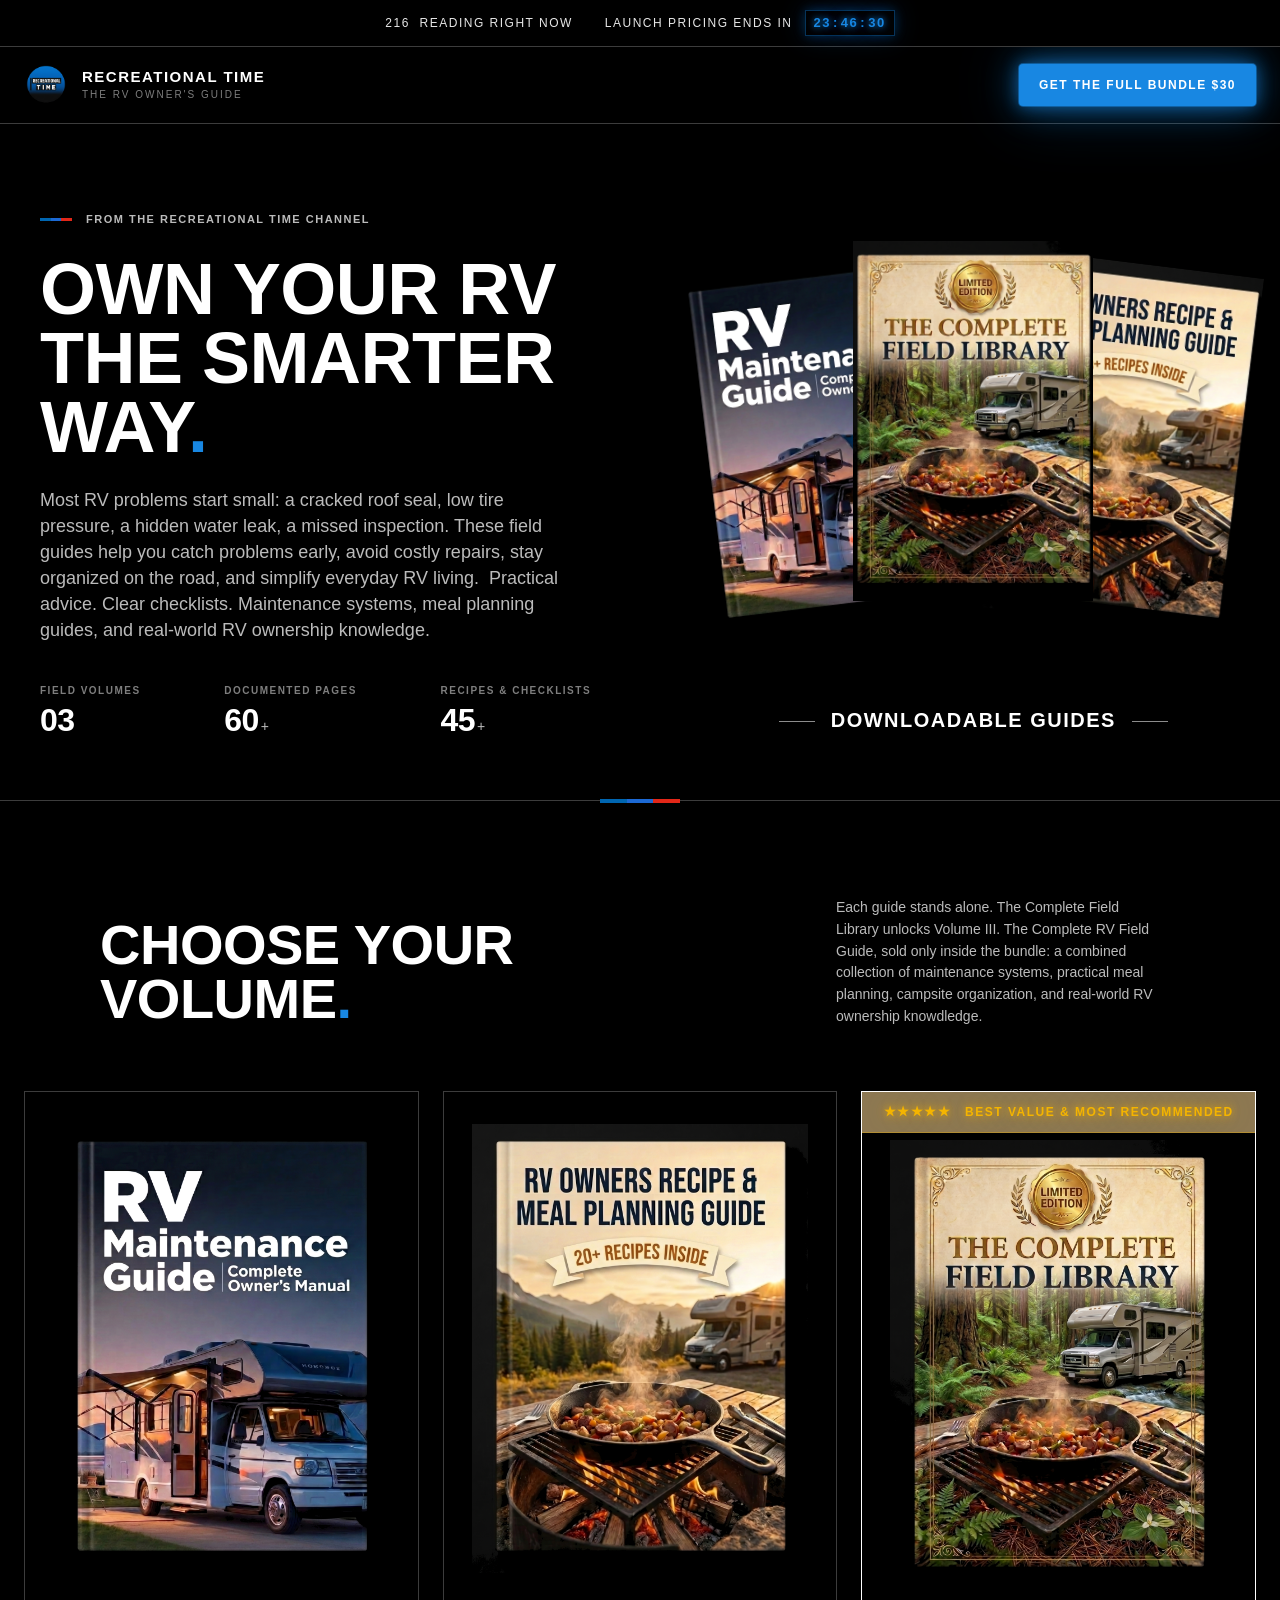
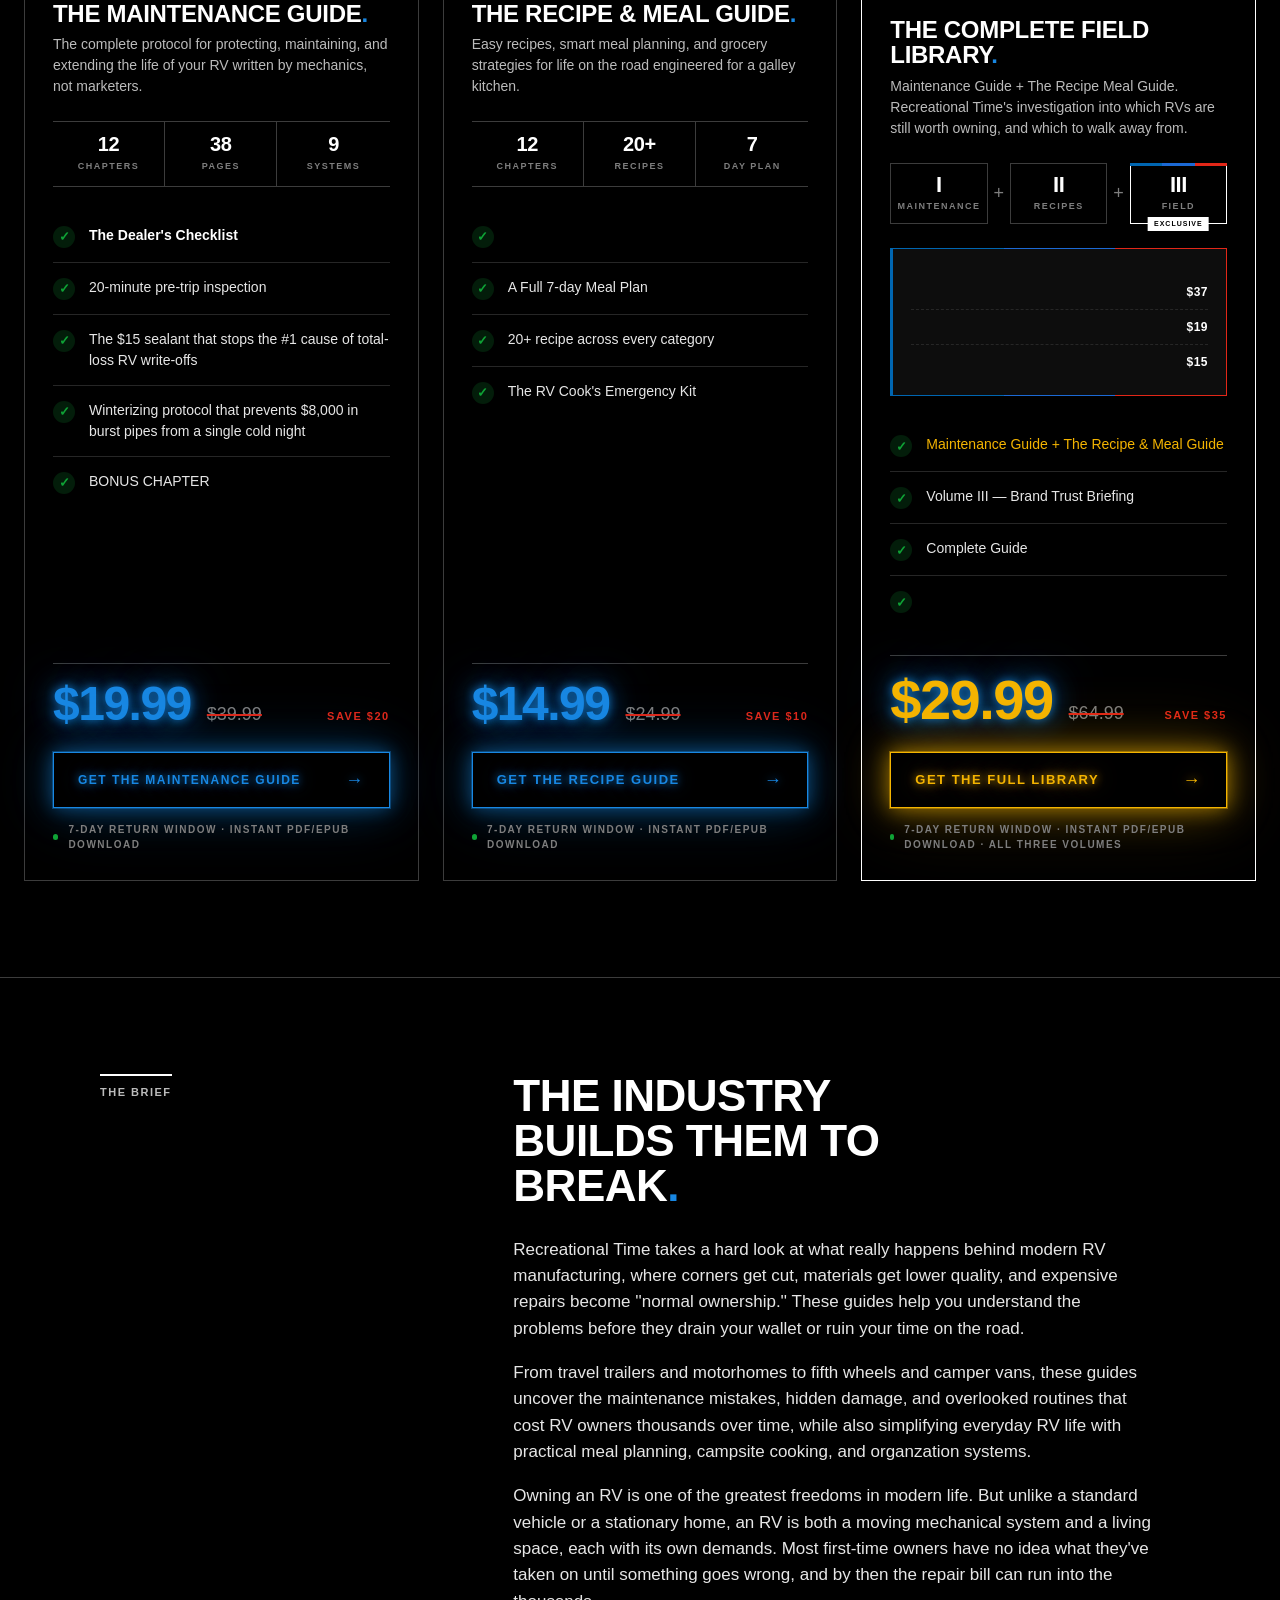
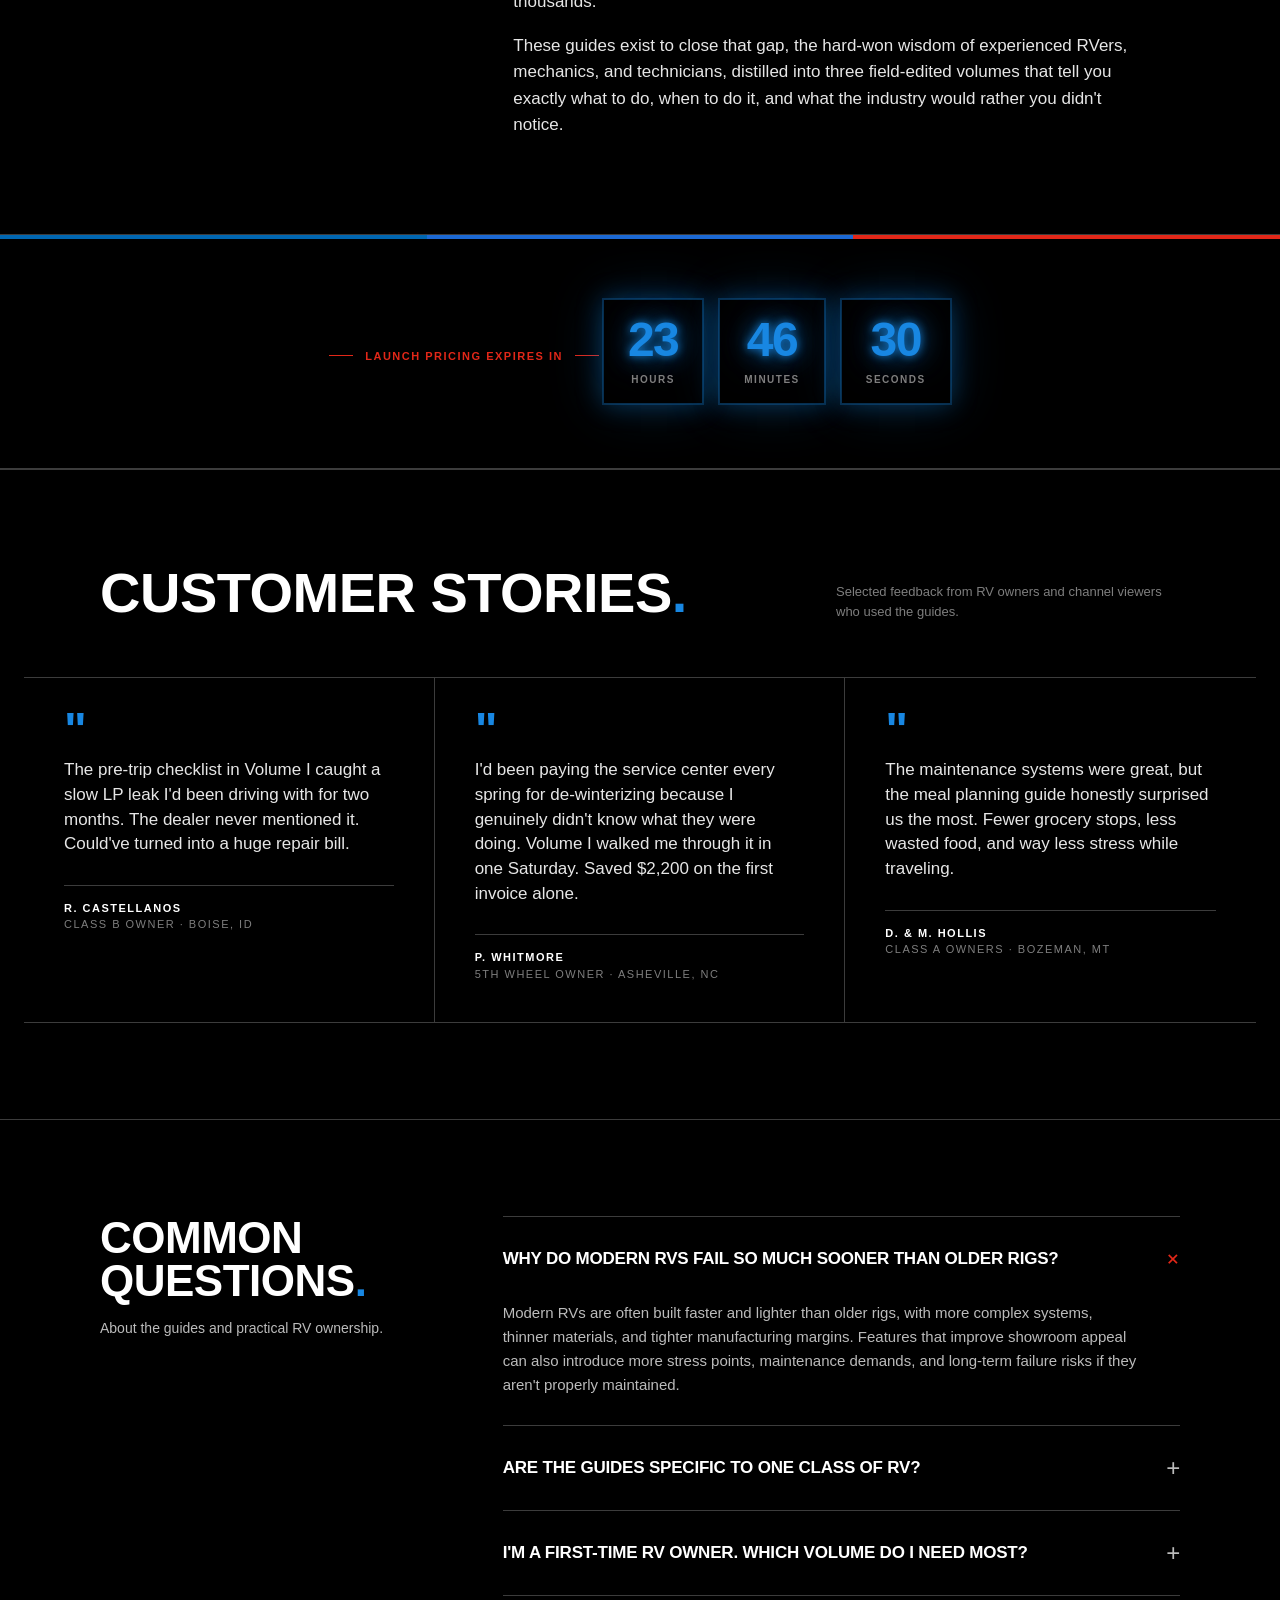
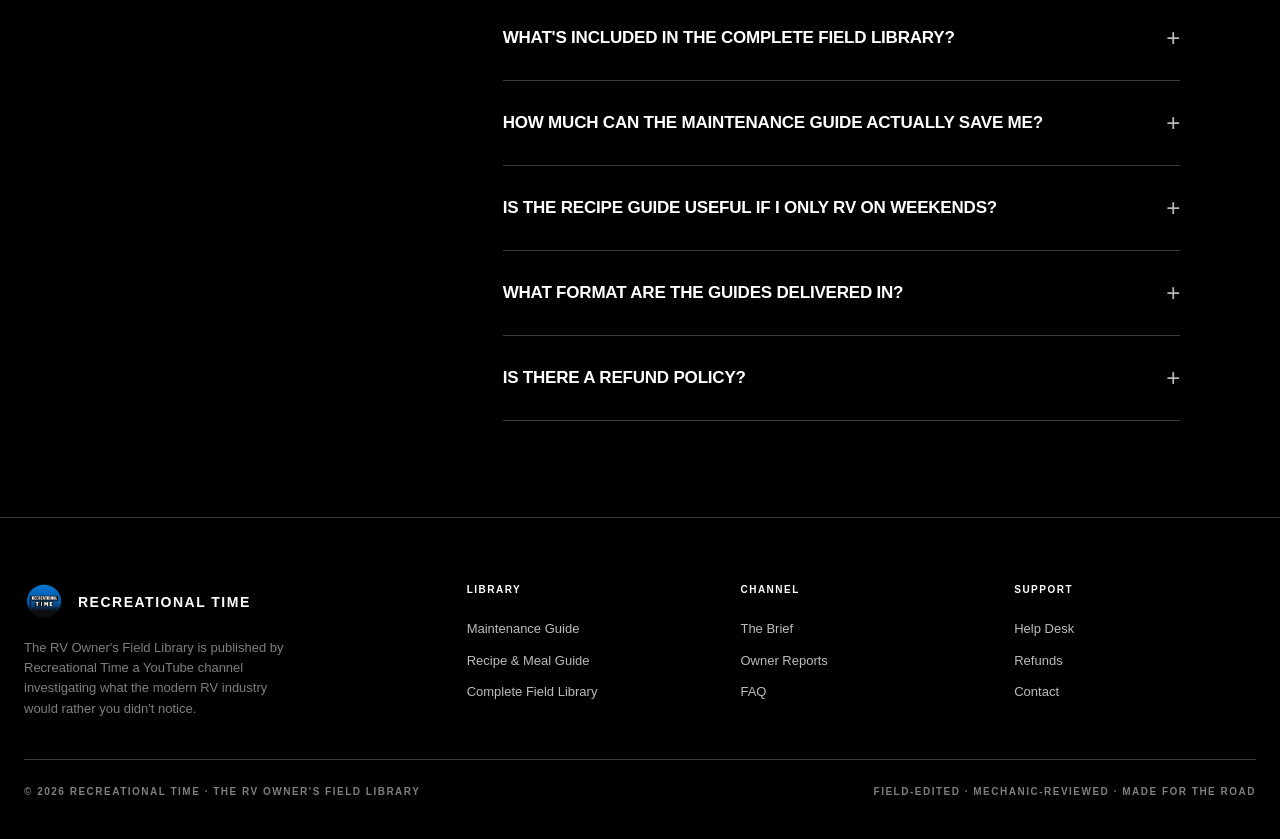
<file: project/RV Ebook Landing.html>
<!DOCTYPE html>
<html lang="en">
<head>
<meta charset="UTF-8">
<meta name="viewport" content="width=device-width, initial-scale=1.0">
<title>Recreational Time — The RV Owner's Field Library</title>
<meta name="description" content="From Recreational Time on YouTube — three field-edited guides for RV owners: maintenance, meal planning, and the brand-trust briefing the industry doesn't want you to read.">

<link rel="stylesheet" href="assets/colors_and_type.css">

<style>
/* ============================================================
 * Page-local styles. All tokens come from colors_and_type.css.
 * ============================================================ */

*, *::before, *::after { box-sizing: border-box; }

html, body { overflow-x: hidden; }

body {
  background: var(--rt-canvas);
  color: var(--rt-ink);
  font-family: var(--rt-font-text);
  font-weight: var(--rt-weight-body);
}

a { color: inherit; text-decoration: none; }

img { display: block; max-width: 100%; }

/* ============================================================
 * URGENCY BAR (sticky top — RT remix of the example)
 * ============================================================ */
.urgency-bar {
  position: sticky;
  top: 0;
  z-index: 100;
  background: var(--rt-canvas);
  border-bottom: 1px solid var(--rt-hairline);
  font-family: var(--rt-font-display);
  font-size: 12px;
  letter-spacing: var(--rt-track-machined);
  text-transform: uppercase;
  color: var(--rt-body-strong);
}

.urgency-bar-inner {
  max-width: 1440px;
  margin: 0 auto;
  padding: 10px 24px;
  display: flex;
  align-items: center;
  justify-content: center;
  gap: 32px;
  flex-wrap: wrap;
}

.urgency-left { display: inline-flex; align-items: center; gap: 10px; }
.urgency-right { display: inline-flex; align-items: center; gap: 12px; }

.urgency-bar strong { color: var(--rt-ink); font-weight: 700; }

.live-dot {
  display: inline-block;
  width: 6px; height: 6px;
  background: var(--rt-m-red);
  border-radius: var(--rt-radius-full);
  animation: pulse 1.6s var(--rt-ease) infinite;
}
@keyframes pulse { 0%,100%{opacity:1} 50%{opacity:0.35} }

.urgency-timer {
  display: inline-flex;
  align-items: center;
  gap: 2px;
  font-family: var(--rt-font-display);
  font-weight: 700;
  font-size: 13px;
  letter-spacing: 1.5px;
  color: #1887e2;
  font-variant-numeric: tabular-nums;
  padding: 2px 8px;
  border: 1px solid rgba(24, 135, 226, 0.40);
  text-shadow:
    0 0 6px rgba(24, 135, 226, 0.85),
    0 0 14px rgba(24, 135, 226, 0.60),
    0 0 28px rgba(24, 135, 226, 0.35);
  box-shadow:
    0 0 12px rgba(24, 135, 226, 0.30),
    0 0 28px rgba(24, 135, 226, 0.18);
}

/* ============================================================
 * NAV BAR
 * ============================================================ */
.nav-bar {
  position: sticky;
  top: 38px;
  z-index: 99;
  background: var(--rt-canvas);
  border-bottom: 1px solid var(--rt-hairline);
}
.nav-bar-inner {
  max-width: 1440px;
  margin: 0 auto;
  padding: 16px 24px;
  display: flex;
  align-items: center;
  justify-content: space-between;
  gap: 24px;
}
.nav-brand {
  display: flex;
  align-items: center;
  gap: 14px;
}
.nav-logo {
  width: 44px;
  height: 44px;
  display: block;
  object-fit: contain;
  flex-shrink: 0;
}
.footer-brand .nav-logo { width: 40px; height: 40px; }
.nav-brand-text {
  font-family: var(--rt-font-display);
  font-weight: 700;
  font-size: 15px;
  letter-spacing: var(--rt-track-machined);
  text-transform: uppercase;
  color: var(--rt-ink);
  line-height: 1.1;
}
.nav-brand-text span {
  display: block;
  font-weight: 400;
  font-size: 10px;
  letter-spacing: 2px;
  color: var(--rt-muted);
  margin-top: 4px;
}
.nav-links {
  display: flex;
  align-items: center;
  gap: 32px;
}
.nav-link {
  font-family: var(--rt-font-display);
  font-size: 13px;
  letter-spacing: var(--rt-track-machined);
  text-transform: uppercase;
  color: var(--rt-body);
  font-weight: 400;
  transition: color var(--rt-duration-base) var(--rt-ease);
}
.nav-link:hover { color: var(--rt-ink); }

.nav-cta {
  display: inline-flex;
  align-items: center;
  gap: 16px;
  background: #1887e2;
  color: #ffffff;
  padding: 12px 20px;
  font-family: var(--rt-font-display);
  font-weight: 700;
  font-size: 12px;
  letter-spacing: var(--rt-track-machined);
  text-transform: uppercase;
  border-radius: 4px;
  box-shadow:
    0 0 0 1px rgba(24, 135, 226, 0.45),
    0 0 16px rgba(24, 135, 226, 0.55),
    0 0 36px rgba(24, 135, 226, 0.45),
    0 0 64px rgba(24, 135, 226, 0.30);
  transition: box-shadow var(--rt-duration-base) var(--rt-ease),
              transform var(--rt-duration-base) var(--rt-ease),
              background-color var(--rt-duration-base) var(--rt-ease);
}
.nav-cta:hover {
  background: #2898f0;
  transform: translateY(-1px);
  box-shadow:
    0 0 0 1px rgba(24, 135, 226, 0.6),
    0 0 22px rgba(24, 135, 226, 0.75),
    0 0 48px rgba(24, 135, 226, 0.55),
    0 0 80px rgba(24, 135, 226, 0.40);
  opacity: 1;
}
.nav-cta-price {
  font-weight: 900;
  font-size: 15px;
  letter-spacing: 0;
  padding-left: 14px;
  border-left: 1px solid rgba(0,0,0,0.25);
}

@media (max-width: 820px) {
  .nav-links { display: none; }
  .nav-brand-text span { display: none; }
  .nav-brand-text { font-size: 13px; }
}

/* ============================================================
 * HERO
 * ============================================================ */
.hero {
  position: relative;
  padding: 80px 24px 64px;
  background: var(--rt-canvas);
  overflow: hidden;
}
.hero-inner {
  max-width: 1200px;
  margin: 0 auto;
  display: grid;
  grid-template-columns: 1.1fr 1fr;
  gap: 80px;
  align-items: center;
}
@media (max-width: 960px) {
  .hero-inner { grid-template-columns: 1fr; gap: 56px; text-align: center; }
}

.hero-eyebrow {
  display: inline-flex;
  align-items: center;
  gap: 14px;
  font-family: var(--rt-font-display);
  font-size: 11px;
  font-weight: 700;
  letter-spacing: var(--rt-track-machined);
  text-transform: uppercase;
  color: var(--rt-body);
  margin-bottom: 28px;
}
.hero-eyebrow::before {
  content: '';
  width: 32px;
  height: 3px;
  background: var(--rt-tricolor);
}

.hero h1 {
  font-family: var(--rt-font-display);
  font-weight: 700;
  font-size: clamp(40px, 6.2vw, 72px);
  line-height: 0.96;
  letter-spacing: -0.5px;
  text-transform: uppercase;
  color: var(--rt-ink);
  margin: 0 0 24px;
}
.hero h1 .rt-period { color: var(--rt-m-red); }

.hero-sub {
  font-family: var(--rt-font-text);
  font-size: 18px;
  font-weight: 300;
  line-height: 1.45;
  color: var(--rt-body);
  max-width: 540px;
  margin-bottom: 40px;
}
@media (max-width: 960px) { .hero-sub { margin-left: auto; margin-right: auto; } }

.hero-stats {
  display: grid;
  grid-template-columns: repeat(3, auto);
  gap: 48px;
  margin-bottom: 0;
}
@media (max-width: 960px) {
  .hero-stats { justify-content: center; gap: 32px; }
}
@media (max-width: 500px) {
  .hero-stats { grid-template-columns: 1fr 1fr; gap: 24px 32px; }
}
.hero-stat-label {
  font-family: var(--rt-font-display);
  font-size: 10px;
  font-weight: 700;
  letter-spacing: var(--rt-track-machined);
  text-transform: uppercase;
  color: var(--rt-muted);
  margin-bottom: 6px;
}
.hero-stat-value {
  font-family: var(--rt-font-display);
  font-weight: 700;
  font-size: 32px;
  line-height: 1;
  color: var(--rt-ink);
  letter-spacing: -0.5px;
}
.hero-stat-unit { font-size: 14px; color: var(--rt-body); margin-left: 2px; font-weight: 400; }

/* Right column: stacked editorial volumes */
.hero-stack {
  position: relative;
  height: 460px;
  display: flex;
  align-items: center;
  justify-content: center;
}
@media (max-width: 960px) { .hero-stack { height: 380px; } }

.hero-stack .vol {
  position: absolute;
  width: 240px;
  aspect-ratio: 2/3;
  box-shadow: none;
  transition: transform var(--rt-duration-photo) var(--rt-ease);
}
.hero-stack .vol-1 { transform: translate(-150px, 8px) rotate(-7deg); z-index: 1; }
.hero-stack .vol-2 { transform: translate(0, -14px) rotate(0deg); z-index: 3; }
.hero-stack .vol-3 { transform: translate(150px, 8px) rotate(7deg); z-index: 2; }
.hero-stack:hover .vol-1 { transform: translate(-180px, 0) rotate(-9deg); }
.hero-stack:hover .vol-2 { transform: translate(0, -22px) rotate(0deg); }
.hero-stack:hover .vol-3 { transform: translate(180px, 0) rotate(9deg); }

@media (max-width: 960px) {
  .hero-stack .vol { width: 170px; }
  .hero-stack .vol-1 { transform: translate(-115px, 6px) rotate(-7deg); }
  .hero-stack .vol-2 { transform: translate(0, -10px) rotate(0deg); }
  .hero-stack .vol-3 { transform: translate(115px, 6px) rotate(7deg); }
}

.hero-stack-wrap {
  display: flex;
  flex-direction: column;
  align-items: stretch;
}

.hero-stack-label {
  margin-top: 40px;
  text-align: center;
  font-family: var(--rt-font-display);
  font-size: 20px;
  font-weight: 700;
  letter-spacing: var(--rt-track-machined);
  text-transform: uppercase;
  color: #ffffff;
}
.hero-stack-label::before,
.hero-stack-label::after {
  content: '';
  display: inline-block;
  width: 36px;
  height: 1.5px;
  background: rgba(255, 255, 255, 0.55);
  vertical-align: middle;
  margin: 0 16px;
}

@media (max-width: 960px) {
  .hero-stack-label { font-size: 18px; margin-top: 32px; }
}

/* Hero-stack covers — full-bleed real ebook images */
.hero-stack .vol .cover-photo {
  background: var(--rt-canvas);
  width: 100%;
  height: 100%;
  display: block;
  overflow: hidden;
}
.hero-stack .vol .cover-photo img {
  width: 100%;
  height: 100%;
  object-fit: cover;
  display: block;
}

/* ============================================================
 * BOOK COVER — built in CSS+inline content (no photography asset)
 * ============================================================ */
.cover {
  position: relative;
  background: var(--rt-surface-card);
  border: 1px solid var(--rt-hairline);
  width: 100%;
  height: 100%;
  display: flex;
  flex-direction: column;
  overflow: hidden;
  color: var(--rt-ink);
  font-family: var(--rt-font-display);
}
.cover .cover-band {
  position: absolute;
  top: 0; left: 0; right: 0;
  height: 4px;
  background: var(--rt-tricolor);
}
.cover .cover-roundel {
  position: absolute;
  top: 18px; left: 18px;
  width: 28px;
  height: 28px;
  background: var(--rt-ink);
  color: var(--rt-canvas);
  display: flex;
  align-items: center;
  justify-content: center;
  font-weight: 900;
  font-size: 11px;
  letter-spacing: -0.5px;
}
.cover .cover-vol {
  position: absolute;
  top: 22px; right: 20px;
  font-size: 10px;
  font-weight: 700;
  letter-spacing: var(--rt-track-machined);
  color: var(--rt-body);
}
.cover .cover-image {
  flex: 1;
  position: relative;
  margin: 0;
  overflow: hidden;
  background: var(--rt-surface-soft);
  display: flex;
  align-items: stretch;
  justify-content: stretch;
}
.cover .cover-image svg { width: 100%; height: 100%; display: block; }
.cover .cover-meta {
  padding: 14px 18px 18px;
  border-top: 1px solid var(--rt-hairline);
  background: var(--rt-canvas);
}
.cover .cover-title {
  font-weight: 700;
  font-size: 18px;
  line-height: 1.05;
  text-transform: uppercase;
  letter-spacing: -0.3px;
  color: var(--rt-ink);
}
.cover .cover-sub {
  margin-top: 6px;
  font-weight: 400;
  font-size: 10px;
  letter-spacing: var(--rt-track-machined);
  text-transform: uppercase;
  color: var(--rt-muted);
}
.cover .cover-period { color: var(--rt-m-red); }

/* Photo cover variant — full bleed real image, no frame so it blends into the card */
.cover-photo {
  background: var(--rt-canvas);
  border: 0;
  padding: 0;
  display: block;
  position: relative;
  overflow: hidden;
}
.cover-photo img {
  width: 100%;
  height: 100%;
  object-fit: cover;
  object-position: center;
  display: block;
}

/* Transparent-PNG cover variant — contain & no frame */
.cover-photo.cover-transparent {
  background: transparent;
  border: 0;
}
.cover-photo.cover-transparent img {
  object-fit: contain;
  object-position: center;
}

/* ============================================================
 * OFFER — THE THREE BOOKS
 * ============================================================ */
.offer {
  background: var(--rt-canvas);
  padding: 96px 24px;
  border-top: 1px solid var(--rt-hairline);
  position: relative;
}
.offer-stripe {
  position: absolute;
  top: -2px;
  left: 50%;
  transform: translateX(-50%);
  width: 80px;
  height: 4px;
  background: var(--rt-tricolor);
}

.offer-head {
  max-width: 1080px;
  margin: 0 auto 64px;
  display: grid;
  grid-template-columns: 2fr 1fr;
  gap: 48px;
  align-items: end;
}
@media (max-width: 820px) {
  .offer-head { grid-template-columns: 1fr; gap: 24px; }
}

.offer-head h2 {
  font-family: var(--rt-font-display);
  font-weight: 700;
  font-size: clamp(32px, 4.4vw, 56px);
  line-height: 0.98;
  text-transform: uppercase;
  letter-spacing: -0.5px;
  color: var(--rt-ink);
  margin: 0;
}
.offer-head h2 .rt-period { color: var(--rt-m-red); }
.offer-head p {
  font-family: var(--rt-font-text);
  font-size: 14px;
  font-weight: 300;
  color: var(--rt-body);
  line-height: 1.55;
  max-width: 320px;
}
@media (max-width: 820px) { .offer-head p { max-width: none; } }

.cards-grid {
  display: grid;
  grid-template-columns: repeat(3, 1fr);
  gap: 24px;
  max-width: 1280px;
  margin: 0 auto;
}
@media (max-width: 960px) {
  .cards-grid { grid-template-columns: 1fr; max-width: 440px; }
}

/* ---- Card ---- */
.book-card {
  background: var(--rt-canvas);
  border: 1px solid var(--rt-hairline);
  display: flex;
  flex-direction: column;
  position: relative;
  padding: 32px 28px 28px;
  transition: border-color var(--rt-duration-base) var(--rt-ease);
}
.book-card:hover { border-color: var(--rt-body); }

.book-card.featured {
  background: var(--rt-canvas);
  border-color: var(--rt-ink);
  padding-top: 48px;
}

.featured-flag {
  position: absolute;
  top: 0; left: 0; right: 0;
  background: var(--rt-canvas);
  color: #f4b400;
  font-family: var(--rt-font-display);
  font-weight: 700;
  font-size: 12px;
  letter-spacing: var(--rt-track-machined);
  text-transform: uppercase;
  text-align: center;
  padding: 10px 14px;
  display: flex;
  align-items: center;
  justify-content: center;
  gap: 14px;
  border-bottom: 1px solid rgba(244, 180, 0, 0.35);
  text-shadow:
    0 0 8px rgba(244, 180, 0, 0.80),
    0 0 18px rgba(244, 180, 0, 0.50);
}
.featured-flag .stars {
  letter-spacing: 1.5px;
  font-size: 13px;
}
.featured-flag::before,
.featured-flag::after { content: none; }

/* Volume badge top-right */
.book-vol {
  position: absolute;
  top: 16px;
  right: 16px;
  font-family: var(--rt-font-display);
  font-weight: 700;
  font-size: 11px;
  letter-spacing: var(--rt-track-machined);
  text-transform: uppercase;
  color: var(--rt-muted);
  z-index: 2;
}
.book-card.featured .book-vol { top: 60px; }

/* Cover slot */
.card-cover-slot {
  width: 100%;
  aspect-ratio: 3/4;
  margin-bottom: 28px;
  display: flex;
  align-items: stretch;
  justify-content: stretch;
}
.card-cover-slot .cover { width: 100%; height: 100%; }

/* Title + tagline */
.card-title {
  font-family: var(--rt-font-display);
  font-weight: 700;
  font-size: 24px;
  line-height: 1.05;
  letter-spacing: -0.3px;
  text-transform: uppercase;
  color: var(--rt-ink);
  margin: 0 0 8px;
}
.card-title .rt-period { color: var(--rt-m-red); }
.card-tagline {
  font-family: var(--rt-font-text);
  font-size: 14px;
  font-weight: 300;
  color: var(--rt-body);
  line-height: 1.5;
  margin: 0 0 24px;
}

/* Spec strip — appears like a small instrument cluster */
.spec-strip {
  display: grid;
  grid-template-columns: repeat(3, 1fr);
  border-top: 1px solid var(--rt-hairline);
  border-bottom: 1px solid var(--rt-hairline);
  margin-bottom: 24px;
}
.spec-cell {
  padding: 12px 8px;
  text-align: center;
  border-right: 1px solid var(--rt-hairline);
}
.spec-cell:last-child { border-right: 0; }
.spec-cell-val {
  font-family: var(--rt-font-display);
  font-weight: 700;
  font-size: 20px;
  color: var(--rt-ink);
  line-height: 1;
  letter-spacing: -0.3px;
}
.spec-cell-lbl {
  font-family: var(--rt-font-display);
  font-size: 9px;
  font-weight: 700;
  letter-spacing: var(--rt-track-machined);
  text-transform: uppercase;
  color: var(--rt-muted);
  margin-top: 6px;
}

/* Volume equation for the bundle */
.includes-eq {
  display: grid;
  grid-template-columns: 1fr auto 1fr auto 1fr;
  align-items: stretch;
  gap: 6px;
  margin-bottom: 24px;
}
.eq-vol {
  background: var(--rt-canvas);
  border: 1px solid var(--rt-hairline);
  padding: 10px 6px;
  text-align: center;
  position: relative;
}
.eq-vol.exclusive { border-color: var(--rt-ink); }
.eq-vol.exclusive::before {
  content: '';
  position: absolute;
  top: -1px; left: -1px; right: -1px;
  height: 3px;
  background: var(--rt-tricolor);
}
.eq-roman {
  font-family: var(--rt-font-display);
  font-weight: 700;
  font-size: 22px;
  color: var(--rt-ink);
  line-height: 1;
  letter-spacing: -0.5px;
}
.eq-lbl {
  font-family: var(--rt-font-display);
  font-size: 9px;
  font-weight: 700;
  letter-spacing: var(--rt-track-machined);
  text-transform: uppercase;
  color: var(--rt-muted);
  margin-top: 4px;
}
.eq-vol.exclusive .eq-tag {
  position: absolute;
  bottom: -8px; left: 50%;
  transform: translateX(-50%);
  background: var(--rt-ink);
  color: var(--rt-canvas);
  font-family: var(--rt-font-display);
  font-size: 7px;
  font-weight: 700;
  letter-spacing: 1px;
  text-transform: uppercase;
  padding: 2px 6px;
  white-space: nowrap;
}
.eq-plus {
  font-family: var(--rt-font-display);
  font-weight: 300;
  font-size: 18px;
  color: var(--rt-muted);
  display: flex;
  align-items: center;
  justify-content: center;
}

/* Features list — green checkmark bullets with gold highlights */
.features {
  list-style: none;
  padding: 0;
  margin: 0 0 28px;
  flex: 1;
}
.features li {
  display: flex;
  gap: 14px;
  padding: 14px 0;
  font-family: var(--rt-font-text);
  font-size: 14px;
  font-weight: 300;
  line-height: 1.5;
  color: var(--rt-body-strong);
  border-bottom: 1px solid var(--rt-hairline-strong);
}
.features li:last-child { border-bottom: 0; }
.features li::before {
  content: '✓';
  flex: 0 0 22px;
  width: 22px;
  height: 22px;
  display: inline-flex;
  align-items: center;
  justify-content: center;
  background: rgba(15, 163, 54, 0.18);
  color: var(--rt-success);
  border-radius: var(--rt-radius-full);
  font-family: var(--rt-font-display);
  font-size: 13px;
  font-weight: 700;
  line-height: 1;
  margin-top: 1px;
}
.features li strong {
  color: var(--rt-warning);
  font-weight: 700;
}

/* Bonus block */
.bonus-block {
  border: 1px solid var(--rt-hairline);
  border-left: 3px solid;
  border-image: var(--rt-tricolor) 1;
  border-left-width: 3px;
  padding: 16px 18px;
  margin-bottom: 24px;
  background: var(--rt-surface-soft);
}
.bonus-head {
  font-family: var(--rt-font-display);
  font-size: 10px;
  font-weight: 700;
  letter-spacing: var(--rt-track-machined);
  text-transform: uppercase;
  color: var(--rt-ink);
  margin-bottom: 10px;
}
.bonus-row {
  display: grid;
  grid-template-columns: auto 1fr auto;
  gap: 12px;
  padding: 8px 0;
  align-items: baseline;
  font-family: var(--rt-font-text);
  font-size: 13px;
  font-weight: 300;
  color: var(--rt-body-strong);
  border-bottom: 1px dashed var(--rt-hairline-strong);
}
.bonus-row:last-child { border-bottom: 0; }
.bonus-num {
  font-family: var(--rt-font-display);
  font-weight: 700;
  font-size: 10px;
  letter-spacing: var(--rt-track-machined);
  text-transform: uppercase;
  color: var(--rt-muted);
}
.bonus-val {
  font-family: var(--rt-font-display);
  font-weight: 700;
  font-size: 12px;
  letter-spacing: var(--rt-track-loose);
  color: var(--rt-ink);
  white-space: nowrap;
}

/* Price block */
.price-block {
  display: flex;
  align-items: baseline;
  gap: 16px;
  padding: 16px 0 24px;
  border-top: 1px solid var(--rt-hairline);
}
.price-now {
  font-family: var(--rt-font-display);
  font-weight: 700;
  font-size: 48px;
  line-height: 1;
  letter-spacing: -1.5px;
  color: #1887e2;
  text-shadow:
    0 0 10px rgba(24, 135, 226, 0.85),
    0 0 28px rgba(24, 135, 226, 0.60),
    0 0 56px rgba(24, 135, 226, 0.40);
}
.book-card.featured .price-now { font-size: 56px; }
.price-now .dollar { font-size: 28px; vertical-align: top; margin-right: 2px; font-weight: 700; }
.price-was {
  font-family: var(--rt-font-display);
  font-size: 18px;
  font-weight: 400;
  color: var(--rt-muted);
  text-decoration: line-through;
  text-decoration-color: var(--rt-m-red);
  text-decoration-thickness: 2px;
}
.price-save {
  margin-left: auto;
  font-family: var(--rt-font-display);
  font-weight: 700;
  font-size: 11px;
  letter-spacing: var(--rt-track-machined);
  text-transform: uppercase;
  color: var(--rt-m-red);
}

/* CTA */
.cta-btn {
  display: flex;
  align-items: center;
  justify-content: space-between;
  width: 100%;
  height: 56px;
  padding: 0 24px;
  background: var(--rt-canvas);
  color: #1887e2;
  border: 1px solid #1887e2;
  font-family: var(--rt-font-display);
  font-weight: 700;
  font-size: 13px;
  letter-spacing: var(--rt-track-machined);
  text-transform: uppercase;
  text-decoration: none;
  cursor: pointer;
  text-shadow:
    0 0 8px rgba(24, 135, 226, 0.85),
    0 0 20px rgba(24, 135, 226, 0.55);
  box-shadow:
    0 0 0 1px rgba(24, 135, 226, 0.35),
    0 0 18px rgba(24, 135, 226, 0.45),
    0 0 40px rgba(24, 135, 226, 0.30),
    0 0 70px rgba(24, 135, 226, 0.18);
  transition: background var(--rt-duration-base) var(--rt-ease),
              color var(--rt-duration-base) var(--rt-ease),
              box-shadow var(--rt-duration-base) var(--rt-ease),
              transform var(--rt-duration-base) var(--rt-ease);
}
.cta-btn:hover {
  background: #1887e2;
  color: #ffffff;
  transform: translateY(-1px);
  box-shadow:
    0 0 0 1px rgba(24, 135, 226, 0.55),
    0 0 26px rgba(24, 135, 226, 0.70),
    0 0 56px rgba(24, 135, 226, 0.50),
    0 0 90px rgba(24, 135, 226, 0.30);
}
.cta-btn .arrow { font-weight: 300; font-size: 18px; }

.cta-btn.primary {
  background: var(--rt-canvas);
  color: #f4b400;
  border-color: #f4b400;
  text-shadow:
    0 0 8px rgba(244, 180, 0, 0.85),
    0 0 20px rgba(244, 180, 0, 0.55);
  box-shadow:
    0 0 0 1px rgba(244, 180, 0, 0.40),
    0 0 20px rgba(244, 180, 0, 0.55),
    0 0 44px rgba(244, 180, 0, 0.35),
    0 0 78px rgba(244, 180, 0, 0.20);
}
.cta-btn.primary:hover {
  background: #f4b400;
  color: #1a1100;
  border-color: #f4b400;
  text-shadow: none;
  box-shadow:
    0 0 0 1px rgba(244, 180, 0, 0.60),
    0 0 28px rgba(244, 180, 0, 0.80),
    0 0 60px rgba(244, 180, 0, 0.55),
    0 0 96px rgba(244, 180, 0, 0.32);
}

/* Guarantee */
.guarantee {
  display: flex;
  align-items: center;
  gap: 10px;
  margin-top: 14px;
  font-family: var(--rt-font-display);
  font-size: 10px;
  font-weight: 700;
  letter-spacing: var(--rt-track-machined);
  text-transform: uppercase;
  color: var(--rt-muted);
}
.guarantee::before {
  content: '';
  display: inline-block;
  width: 6px; height: 6px;
  background: var(--rt-success);
  border-radius: var(--rt-radius-full);
}

/* ============================================================
 * STORY
 * ============================================================ */
.story {
  background: var(--rt-canvas);
  padding: 96px 24px;
  border-top: 1px solid var(--rt-hairline);
}
.story-inner {
  max-width: 1080px;
  margin: 0 auto;
  display: grid;
  grid-template-columns: 1fr 2fr;
  gap: 80px;
  align-items: start;
}
@media (max-width: 820px) {
  .story-inner { grid-template-columns: 1fr; gap: 32px; }
}
.story-label {
  font-family: var(--rt-font-display);
  font-size: 11px;
  font-weight: 700;
  letter-spacing: var(--rt-track-machined);
  text-transform: uppercase;
  color: var(--rt-body);
  padding-top: 8px;
  border-top: 2px solid var(--rt-ink);
  display: inline-block;
}
.story h2 {
  font-family: var(--rt-font-display);
  font-weight: 700;
  font-size: clamp(28px, 3.8vw, 44px);
  line-height: 1.02;
  text-transform: uppercase;
  letter-spacing: -0.5px;
  color: var(--rt-ink);
  margin: 0 0 28px;
}
.story h2 .rt-period { color: var(--rt-m-red); }
.story p {
  font-family: var(--rt-font-text);
  font-size: 17px;
  font-weight: 300;
  line-height: 1.55;
  color: var(--rt-body-strong);
  margin-bottom: 18px;
  max-width: 640px;
}
.story p:last-child { margin-bottom: 0; }
.story p strong { color: var(--rt-ink); font-weight: 700; }

/* ============================================================
 * COUNTDOWN
 * ============================================================ */
.countdown {
  background: var(--rt-canvas);
  padding: 64px 24px;
  border-top: 1px solid var(--rt-hairline);
  border-bottom: 1px solid var(--rt-hairline);
  text-align: center;
  position: relative;
}
.countdown::before {
  content: '';
  position: absolute;
  top: 0; left: 0; right: 0;
  height: 4px;
  background: var(--rt-tricolor);
}
.countdown-label {
  font-family: var(--rt-font-display);
  font-size: 11px;
  font-weight: 700;
  letter-spacing: var(--rt-track-machined);
  text-transform: uppercase;
  color: var(--rt-m-red);
  margin-bottom: 24px;
  display: inline-flex;
  align-items: center;
  gap: 12px;
}
.countdown-label::before,
.countdown-label::after {
  content: '';
  width: 24px;
  height: 1px;
  background: var(--rt-m-red);
}
.countdown-timer {
  display: inline-flex;
  gap: 16px;
  font-family: var(--rt-font-display);
}
.countdown-unit {
  background: var(--rt-canvas);
  border: 1px solid rgba(24, 135, 226, 0.35);
  padding: 16px 24px;
  min-width: 96px;
  box-shadow:
    0 0 0 1px rgba(24, 135, 226, 0.25),
    0 0 24px rgba(24, 135, 226, 0.35),
    0 0 56px rgba(24, 135, 226, 0.20);
}
.countdown-unit .num {
  font-size: 48px;
  font-weight: 700;
  color: #1887e2;
  line-height: 1;
  letter-spacing: -1.5px;
  font-variant-numeric: tabular-nums;
  text-shadow:
    0 0 8px rgba(24, 135, 226, 0.85),
    0 0 24px rgba(24, 135, 226, 0.65),
    0 0 48px rgba(24, 135, 226, 0.45);
}
.countdown-unit .label {
  margin-top: 8px;
  font-family: var(--rt-font-display);
  font-size: 10px;
  font-weight: 700;
  letter-spacing: var(--rt-track-machined);
  text-transform: uppercase;
  color: var(--rt-muted);
}
@media (max-width: 600px) {
  .countdown-unit { padding: 12px 14px; min-width: 80px; }
  .countdown-unit .num { font-size: 36px; }
  .countdown-timer { gap: 8px; }
}

/* ============================================================
 * TESTIMONIALS
 * ============================================================ */
.testimonials {
  background: var(--rt-canvas);
  padding: 96px 24px;
  border-top: 1px solid var(--rt-hairline);
}
.test-inner { max-width: 1280px; margin: 0 auto; }
.test-head {
  max-width: 1080px;
  margin: 0 auto 56px;
  display: grid;
  grid-template-columns: 2fr 1fr;
  gap: 48px;
  align-items: end;
}
@media (max-width: 820px) { .test-head { grid-template-columns: 1fr; gap: 16px; } }
.test-head h2 {
  font-family: var(--rt-font-display);
  font-weight: 700;
  font-size: clamp(32px, 4.4vw, 56px);
  line-height: 0.98;
  text-transform: uppercase;
  letter-spacing: -0.5px;
  color: var(--rt-ink);
  margin: 0;
}
.test-head h2 .rt-period { color: var(--rt-m-red); }
.test-head p {
  font-family: var(--rt-font-text);
  font-size: 13px;
  font-weight: 300;
  color: var(--rt-muted);
  line-height: 1.5;
}

.test-grid {
  display: grid;
  grid-template-columns: repeat(3, 1fr);
  gap: 0;
  max-width: 1280px;
  margin: 0 auto;
  border-top: 1px solid var(--rt-hairline);
  border-bottom: 1px solid var(--rt-hairline);
}
@media (max-width: 960px) { .test-grid { grid-template-columns: 1fr; } }

.test {
  padding: 40px;
  border-right: 1px solid var(--rt-hairline);
}
.test:last-child { border-right: 0; }
@media (max-width: 960px) {
  .test { border-right: 0; border-bottom: 1px solid var(--rt-hairline); }
  .test:last-child { border-bottom: 0; }
}
.test-quote {
  font-family: var(--rt-font-text);
  font-size: 17px;
  font-weight: 300;
  line-height: 1.45;
  color: var(--rt-body-strong);
  margin: 0 0 28px;
}
.test-quote::before {
  content: '"';
  display: block;
  font-family: var(--rt-font-display);
  font-size: 48px;
  font-weight: 700;
  line-height: 0.5;
  color: #1887e2;
  margin-bottom: 16px;
}
.test-byline {
  font-family: var(--rt-font-display);
  font-size: 11px;
  font-weight: 700;
  letter-spacing: var(--rt-track-machined);
  text-transform: uppercase;
  color: var(--rt-body);
  padding-top: 14px;
  border-top: 1px solid var(--rt-hairline);
}
.test-byline span { color: var(--rt-muted); font-weight: 400; }
.test-byline em { color: var(--rt-ink); font-style: normal; }

/* ============================================================
 * FAQ
 * ============================================================ */
.faq {
  background: var(--rt-canvas);
  padding: 96px 24px;
  border-top: 1px solid var(--rt-hairline);
}
.faq-inner {
  max-width: 1080px;
  margin: 0 auto;
  display: grid;
  grid-template-columns: 1fr 2fr;
  gap: 64px;
}
@media (max-width: 820px) { .faq-inner { grid-template-columns: 1fr; gap: 32px; } }

.faq-side h2 {
  font-family: var(--rt-font-display);
  font-weight: 700;
  font-size: clamp(28px, 3.8vw, 44px);
  line-height: 0.98;
  text-transform: uppercase;
  letter-spacing: -0.5px;
  color: var(--rt-ink);
  margin: 0 0 16px;
}
.faq-side h2 .rt-period { color: var(--rt-m-red); }
.faq-side p {
  font-family: var(--rt-font-text);
  font-size: 14px;
  font-weight: 300;
  color: var(--rt-body);
  line-height: 1.55;
}

.faq-list { display: flex; flex-direction: column; }
.faq-item {
  border-bottom: 1px solid var(--rt-hairline);
}
.faq-item:first-child { border-top: 1px solid var(--rt-hairline); }
.faq-item summary {
  list-style: none;
  cursor: pointer;
  padding: 24px 0;
  display: flex;
  justify-content: space-between;
  align-items: center;
  gap: 24px;
  font-family: var(--rt-font-display);
  font-weight: 700;
  font-size: 17px;
  letter-spacing: -0.2px;
  text-transform: uppercase;
  color: var(--rt-ink);
}
.faq-item summary::-webkit-details-marker,
.faq-item summary::marker { display: none; }
.faq-item summary::after {
  content: '+';
  font-family: var(--rt-font-display);
  font-weight: 300;
  font-size: 24px;
  color: var(--rt-body);
  transition: transform var(--rt-duration-base) var(--rt-ease), color var(--rt-duration-base) var(--rt-ease);
  flex-shrink: 0;
}
.faq-item[open] summary::after { transform: rotate(45deg); color: var(--rt-m-red); }
.faq-answer {
  padding: 0 0 28px;
  font-family: var(--rt-font-text);
  font-size: 15px;
  font-weight: 300;
  line-height: 1.6;
  color: var(--rt-body);
  max-width: 640px;
}
.faq-answer strong { color: var(--rt-ink); font-weight: 700; }

/* ============================================================
 * FOOTER
 * ============================================================ */
footer {
  background: var(--rt-canvas);
  padding: 64px 24px 40px;
  border-top: 1px solid var(--rt-hairline);
}
.footer-inner {
  max-width: 1280px;
  margin: 0 auto;
  display: grid;
  grid-template-columns: 1fr 2fr;
  gap: 48px;
  padding-bottom: 40px;
  border-bottom: 1px solid var(--rt-hairline);
}
@media (max-width: 820px) { .footer-inner { grid-template-columns: 1fr; gap: 32px; } }

.footer-brand {
  display: flex;
  align-items: center;
  gap: 14px;
  margin-bottom: 16px;
}
.footer-brand .nav-mono { width: 36px; height: 36px; }
.footer-brand-text {
  font-family: var(--rt-font-display);
  font-weight: 700;
  font-size: 14px;
  letter-spacing: var(--rt-track-machined);
  text-transform: uppercase;
  color: var(--rt-ink);
}
.footer-side p {
  font-family: var(--rt-font-text);
  font-size: 13px;
  font-weight: 300;
  color: var(--rt-muted);
  line-height: 1.55;
  max-width: 280px;
}
.footer-cols {
  display: grid;
  grid-template-columns: repeat(3, 1fr);
  gap: 32px;
}
@media (max-width: 600px) { .footer-cols { grid-template-columns: 1fr 1fr; } }
.footer-col-h {
  font-family: var(--rt-font-display);
  font-size: 10px;
  font-weight: 700;
  letter-spacing: var(--rt-track-machined);
  text-transform: uppercase;
  color: var(--rt-ink);
  margin-bottom: 16px;
}
.footer-col a {
  display: block;
  font-family: var(--rt-font-text);
  font-size: 13px;
  font-weight: 300;
  color: var(--rt-body);
  padding: 6px 0;
  transition: color var(--rt-duration-base) var(--rt-ease);
}
.footer-col a:hover { color: var(--rt-ink); }

.footer-low {
  max-width: 1280px;
  margin: 0 auto;
  padding-top: 24px;
  display: flex;
  justify-content: space-between;
  align-items: center;
  gap: 16px;
  flex-wrap: wrap;
  font-family: var(--rt-font-display);
  font-size: 10px;
  font-weight: 700;
  letter-spacing: var(--rt-track-machined);
  text-transform: uppercase;
  color: var(--rt-muted);
}

/* ============================================================
 * MOBILE STICKY CTA
 * ============================================================ */
.mobile-cta {
  display: none;
  position: fixed;
  bottom: 0; left: 0; right: 0;
  z-index: 95;
  background: var(--rt-canvas);
  border-top: 1px solid var(--rt-hairline);
  padding: 12px 16px;
  align-items: center;
  justify-content: space-between;
  gap: 12px;
}
.mobile-cta::before {
  content: '';
  position: absolute;
  top: 0; left: 0; right: 0;
  height: 3px;
  background: var(--rt-tricolor);
}
.mobile-cta-left {
  display: flex;
  flex-direction: column;
  font-family: var(--rt-font-display);
}
.mobile-cta-label {
  font-size: 9px;
  font-weight: 700;
  letter-spacing: var(--rt-track-machined);
  text-transform: uppercase;
  color: var(--rt-muted);
}
.mobile-cta-prices {
  display: flex;
  align-items: baseline;
  gap: 8px;
  margin-top: 2px;
}
.mobile-cta-was {
  font-size: 12px;
  font-weight: 400;
  color: var(--rt-muted);
  text-decoration: line-through;
  text-decoration-color: var(--rt-m-red);
}
.mobile-cta-now {
  font-size: 22px;
  font-weight: 700;
  color: var(--rt-ink);
  letter-spacing: -0.5px;
}
.mobile-cta-btn {
  background: var(--rt-ink);
  color: var(--rt-canvas);
  font-family: var(--rt-font-display);
  font-size: 12px;
  font-weight: 700;
  letter-spacing: var(--rt-track-machined);
  text-transform: uppercase;
  padding: 13px 18px;
  white-space: nowrap;
}

@media (max-width: 820px) {
  .mobile-cta { display: flex; }
  body { padding-bottom: 80px; }
  .nav-cta { display: none; }
}
</style>
</head>
<body style="font-family: &quot;RT Text&quot;">

<!-- ==========================================
     URGENCY BAR
     ========================================== -->
<div class="urgency-bar">
  <div class="urgency-bar-inner">
    <span class="urgency-left">216
 READING RIGHT NOW</span>
    <span class="urgency-right">
      <span>Launch Pricing Ends In</span>
      <span class="urgency-timer">
        <span id="top-cd-h">05</span>:<span id="top-cd-m">42</span>:<span id="top-cd-s">11</span>
      </span>
    </span>
  </div>
</div>

<!-- ==========================================
     NAV
     ========================================== -->
<nav class="nav-bar">
  <div class="nav-bar-inner">
    <div class="nav-brand">
      <img class="nav-logo" src="assets/rt-logo-channel.png" alt="Recreational Time">
      <div class="nav-brand-text">
        Recreational Time
        <span>THE RV OWNER'S GUIDE</span>
      </div>
    </div>
    <a href="#offer" class="nav-cta">GET THE FULL BUNDLE
$30</a>
  </div>
</nav>

<!-- ==========================================
     HERO
     ========================================== -->
<header class="hero">
  <div class="hero-inner">
    <div class="hero-text">
      <div class="hero-eyebrow">From The Recreational Time Channel</div>
      <h1 style="font-size: 72px">OWN YOUR RV<br>THE SMARTER<br>WAY<span class="rt-period" style="color: rgb(24, 135, 226)">.</span></h1>
      <p class="hero-sub">Most RV problems start small: a cracked roof seal, low tire pressure, a hidden water leak, a missed inspection. These field guides help you catch problems early, avoid costly repairs, stay organized on the road, and simplify everyday RV living. 


Practical advice. Clear checklists. Maintenance systems, meal planning guides, and real-world RV ownership knowledge.</p>

      <div class="hero-stats">
        <div>
          <div class="hero-stat-label">FIELD VOLUMES</div>
          <div class="hero-stat-value">03</div>
        </div>
        <div>
          <div class="hero-stat-label">Documented Pages</div>
          <div class="hero-stat-value">60<span class="hero-stat-unit">+</span></div>
        </div>
        <div>
          <div class="hero-stat-label">Recipes &amp; Checklists</div>
          <div class="hero-stat-value">45<span class="hero-stat-unit">+</span></div>
        </div>
      </div>
    </div>

    <div class="hero-stack-wrap">
    <div class="hero-stack">
      <!-- Maintenance Guide (left, leaning) -->
      <div class="vol vol-1">
        <div class="cover-photo">
          <img src="assets/cover-maintenance-guide.png" alt="RV Maintenance Guide — Complete Owner's Manual">
        </div>
      </div>

      <!-- Complete Field Library (center, lifted) -->
      <div class="vol vol-2">
        <div class="cover-photo">
          <img src="assets/cover-field-library.png" alt="The Complete Field Library — Limited Edition">
        </div>
      </div>

      <!-- Recipe & Meal Planning Guide (right, leaning) -->
      <div class="vol vol-3">
        <div class="cover-photo">
          <img src="assets/cover-recipe-guide.png" alt="RV Owners Recipe &amp; Meal Planning Guide — 20+ Recipes Inside">
        </div>
      </div>
    </div>
    <div class="hero-stack-label">Downloadable Guides</div>
    </div>
  </div>
</header>

<!-- ==========================================
     OFFER — THE THREE BOOKS
     ========================================== -->
<section class="offer" id="offer">
  <div class="offer-stripe"></div>

  <div class="offer-head">
    <h2>Choose Your<br>Volume<span class="rt-period" style="color: rgb(24, 135, 226)">.</span></h2>
    <p>Each guide stands alone. The Complete Field Library unlocks Volume III. The Complete RV Field Guide, sold only inside the bundle: a combined collection of maintenance systems, practical meal planning, campsite organization, and real-world RV ownership knowdledge.</p>
  </div>

  <div class="cards-grid">

    <!-- ===== VOLUME I — MAINTENANCE GUIDE ===== -->
    <article class="book-card">
      <div class="book-vol"></div>

      <div class="card-cover-slot">
        <div class="cover cover-photo">
          <img src="assets/cover-maintenance-guide.png" alt="RV Maintenance Guide — Complete Owner's Manual" style="object-fit: cover">
        </div>
      </div>

      <h3 class="card-title">The Maintenance Guide<span class="rt-period" style="color: rgb(24, 135, 226)">.</span></h3>
      <p class="card-tagline">The complete protocol for protecting, maintaining, and extending the life of your RV written by mechanics, not marketers.</p>

      <div class="spec-strip">
        <div class="spec-cell"><div class="spec-cell-val">12</div><div class="spec-cell-lbl">Chapters</div></div>
        <div class="spec-cell"><div class="spec-cell-val">38</div><div class="spec-cell-lbl">Pages</div></div>
        <div class="spec-cell"><div class="spec-cell-val">9</div><div class="spec-cell-lbl">Systems</div></div>
      </div>

      <ul class="features">
        <li><strong style="color: #ffffff">The Dealer's Checklist</strong></li>
        <li>20-minute pre-trip inspection</li>
        <li>

The $15 sealant that stops the #1 cause of total-loss RV write-offs</li>
        <li>

Winterizing protocol that prevents $8,000 in burst pipes from a single cold night

</li>
        <li>BONUS CHAPTER

</li>
      </ul>

      <div class="price-block">
        <div class="price-now">$19.99</div>
        <div class="price-was">$39.99</div>
        <div class="price-save">SAVE $20</div>
      </div>

      <a href="#" class="cta-btn">
        <span style="font-size: 12px; text-align: left">Get The Maintenance Guide</span>
        <span class="arrow">→</span>
      </a>
      <div class="guarantee">7-DAY RETURN WINDOW · INSTANT PDF/EPUB DOWNLOAD</div>
    </article>

    <!-- ===== VOLUME II — RECIPE & MEAL PLANNING ===== -->
    <article class="book-card">
      <div class="book-vol"></div>

      <div class="card-cover-slot">
        <div class="cover cover-photo">
          <img src="assets/cover-recipe-guide.png" alt="RV Owners Recipe &amp; Meal Planning Guide — 20+ Recipes Inside" style="object-fit: cover">
        </div>
      </div>

      <h3 class="card-title">The Recipe &amp; Meal Guide<span class="rt-period" style="color: rgb(24, 135, 226)">.</span></h3>
      <p class="card-tagline">Easy recipes, smart meal planning, and grocery strategies for life on the road engineered for a galley kitchen.</p>

      <div class="spec-strip">
        <div class="spec-cell"><div class="spec-cell-val">12</div><div class="spec-cell-lbl">Chapters</div></div>
        <div class="spec-cell"><div class="spec-cell-val">20+</div><div class="spec-cell-lbl">Recipes</div></div>
        <div class="spec-cell"><div class="spec-cell-val">7</div><div class="spec-cell-lbl">Day Plan</div></div>
      </div>

      <ul class="features">
        <li data-comment-anchor="6cf85213b0-li">
</li>
        <li>A Full 7-day Meal Plan

</li>
        <li>20+ recipe across every category</li>
        <li>The RV Cook's Emergency Kit</li>
      </ul>

      <div class="price-block">
        <div class="price-now">$14.99</div>
        <div class="price-was">$24.99</div>
        <div class="price-save">Save $10</div>
      </div>

      <a href="#" class="cta-btn">
        <span>Get The Recipe Guide</span>
        <span class="arrow">→</span>
      </a>
      <div class="guarantee">7-DAY RETURN WINDOW · INSTANT PDF/EPUB DOWNLOAD </div>
    </article>

    <!-- ===== BUNDLE (FEATURED) ===== -->
    <article class="book-card featured">
      <div class="featured-flag" style="background-color: rgb(141, 120, 82)"><span class="stars">★★★★★</span> Best Value &amp; Most Recommended</div>
      <div class="book-vol"></div>

      <div class="card-cover-slot">
        <div class="cover cover-photo">
          <img src="assets/cover-field-library.png" alt="The Complete Field Library — Limited Edition" style="object-fit: cover">
        </div>
      </div>

      <h3 class="card-title">The Complete Field Library<span class="rt-period" style="color: rgb(24, 135, 226)">.</span></h3>
      <p class="card-tagline">Maintenance Guide + The Recipe Meal Guide. Recreational Time's investigation into which RVs are still worth owning, and which to walk away from.</p>

      <!-- Equation -->
      <div class="includes-eq">
        <div class="eq-vol"><div class="eq-roman">I</div><div class="eq-lbl">Maintenance</div></div>
        <div class="eq-plus">+</div>
        <div class="eq-vol"><div class="eq-roman">II</div><div class="eq-lbl">Recipes</div></div>
        <div class="eq-plus">+</div>
        <div class="eq-vol exclusive"><div class="eq-roman">III</div><div class="eq-lbl">Field</div><div class="eq-tag">Exclusive</div></div>
      </div>

      <div class="bonus-block">
        <div class="bonus-head">
</div>
        <div class="bonus-row">
          <span class="bonus-num">
</span>
          <span>
</span>
          <span class="bonus-val">$37</span>
        </div>
        <div class="bonus-row">
          <span class="bonus-num">
</span>
          <span>
</span>
          <span class="bonus-val">$19</span>
        </div>
        <div class="bonus-row">
          <span class="bonus-num">
</span>
          <span>
</span>
          <span class="bonus-val">$15</span>
        </div>
      </div>

      <ul class="features">
        <li><span style="color: rgb(244, 180, 0)">Maintenance Guide + The Recipe &amp; Meal Guide</span></li>
        <li>Volume III — Brand Trust Briefing

</li>
        <li>Complete Guide</li>
        <li>
</li>
      </ul>

      <div class="price-block">
        <div class="price-now" style="color: rgb(244, 180, 0)">$29.99</div>
        <div class="price-was">$64.99</div>
        <div class="price-save">SAVE $35</div>
      </div>

      <a href="#" class="cta-btn primary">
        <span>Get The Full Library</span>
        <span class="arrow">→</span>
      </a>
      <div class="guarantee">7-DAY RETURN WINDOW · INSTANT PDF/EPUB DOWNLOAD · ALL THREE VOLUMES</div>
    </article>

  </div>
</section>

<!-- ==========================================
     STORY
     ========================================== -->
<section class="story" id="story">
  <div class="story-inner">
    <div>
      <div class="story-label">The Brief</div>
    </div>
    <div>
      <h2>The industry<br>builds them to<br>break<span class="rt-period" style="color: rgb(24, 135, 226)">.</span></h2>
      <p>Recreational Time takes a hard look at what really happens behind modern RV manufacturing, where corners get cut, materials get lower quality, and expensive repairs become ''normal ownership.'' These guides help you understand the problems before they drain your wallet or ruin your time on the road. </p>
      <p>From travel trailers and motorhomes to fifth wheels and camper vans, these guides uncover the maintenance mistakes, hidden damage, and overlooked routines that cost RV owners thousands over time, while also simplifying everyday RV life with practical meal planning, campsite cooking, and organzation systems. </p>
      <p>Owning an RV is one of the greatest freedoms in modern life. But unlike a standard vehicle or a stationary home, an RV is both a moving mechanical system and a living space, each with its own demands. Most first-time owners have no idea what they've taken on until something goes wrong, and by then the repair bill can run into the thousands.</p>
      <p>These guides exist to close that gap, the hard-won wisdom of experienced RVers, mechanics, and technicians, distilled into three field-edited volumes that tell you exactly what to do, when to do it, and what the industry would rather you didn't notice.</p>
    </div>
  </div>
</section>

<!-- ==========================================
     COUNTDOWN
     ========================================== -->
<section class="countdown">
  <div class="countdown-label">Launch Pricing Expires In</div>
  <div class="countdown-timer">
    <div class="countdown-unit">
      <div class="num" id="cd-hours">23</div>
      <div class="label">Hours</div>
    </div>
    <div class="countdown-unit">
      <div class="num" id="cd-minutes">46</div>
      <div class="label">Minutes</div>
    </div>
    <div class="countdown-unit">
      <div class="num" id="cd-seconds">47</div>
      <div class="label">Seconds</div>
    </div>
  </div>
</section>

<!-- ==========================================
     TESTIMONIALS
     ========================================== -->
<section class="testimonials" id="reviews">
  <div class="test-inner">
    <div class="test-head">
      <h2>CUSTOMER STORIES<span class="rt-period" style="color: rgb(24, 135, 226)">.</span></h2>
      <p>Selected feedback from RV owners and channel viewers who used the guides. </p>
    </div>

    <div class="test-grid">
      <div class="test">
        <p class="test-quote">The pre-trip checklist in Volume I caught a slow LP leak I'd been driving with for two months. The dealer never mentioned it. Could've turned into a huge repair bill.



</p>
        <div class="test-byline">
          <em>R. Castellanos</em><br>
          <span>Class B Owner · Boise, ID</span>
        </div>
      </div>
      <div class="test">
        <p class="test-quote">I'd been paying the service center every spring for de-winterizing because I genuinely didn't know what they were doing. Volume I walked me through it in one Saturday. Saved $2,200 on the first invoice alone.</p>
        <div class="test-byline">
          <em>P. Whitmore</em><br>
          <span>5th Wheel Owner · Asheville, NC</span>
        </div>
      </div>
      <div class="test">
        <p class="test-quote">The maintenance systems were great, but the meal planning guide honestly surprised us the most. Fewer grocery stops, less wasted food, and way less stress while traveling.



</p>
        <div class="test-byline">
          <em>D. &amp; M. Hollis</em><br>
          <span>Class A Owners · Bozeman, MT</span>
        </div>
      </div>
    </div>
  </div>
</section>

<!-- ==========================================
     FAQ
     ========================================== -->
<section class="faq" id="faq">
  <div class="faq-inner">
    <div class="faq-side">
      <h2>Common<br>Questions<span class="rt-period" style="color: rgb(24, 135, 226)">.</span></h2>
      <p>About the guides and practical RV ownership.</p>
    </div>
    <div class="faq-list">
      <details class="faq-item" open>
        <summary>Why do modern RVs fail so much sooner than older rigs?</summary>
        <div class="faq-answer">Modern RVs are often built faster and lighter than older rigs, with more complex systems, thinner materials, and tighter manufacturing margins. Features that improve showroom appeal can also introduce more stress points, maintenance demands, and long-term failure risks if they aren't properly maintained. </div>
      </details>
      <details class="faq-item">
        <summary>Are the guides specific to one class of RV?</summary>
        <div class="faq-answer">No. The guides are written for the most common RV types, including motorhomes, fifth wheels, camper vans, and travel trailers. The maintenance principles stay largely the same, while specific systems and layouts are explained where needed. </div>
      </details>
      <details class="faq-item">
        <summary>I'm a first-time RV owner. Which volume do I need most?</summary>
        <div class="faq-answer">Start with Volume I - The Maintenance Guide. The 20-minute pre-trip inspection alone prevents the most common new-owner disasters: blown tires from neglected pressure, leaks from missed sealant checks, burst pipes from improper winterizing. If you're still shopping, the Complete Field Library adds meal planning, campsite cooking, and bonus reference material. </div>
      </details>
      <details class="faq-item">
        <summary>What's included in the Complete Field Library?</summary>
        <div class="faq-answer">The Complete Field Library combines the <strong>RV Owners Maintenance Guide</strong> and the <strong>Recipe &amp; Meal Guide</strong>. Together, they cover preventive maintenance, seasonal service, pre-trip inspections, campground cooking, pantry systems, meal planning, and everyday RV routines that make life on the road simpler and less expensive.</div>
      </details>
      <details class="faq-item">
        <summary>How much can the Maintenance Guide actually save me?</summary>
        <div class="faq-answer">Preventative maintenance is almost always cheaper than repair work. Catching a roof leak can prevent $8,000–$15,000 in a structural damage, while routine inspections and seasonal maintenance often save owners hundreds or even thousands per years in dealership service costs. </div>
      </details>
      <details class="faq-item">
        <summary>Is the Recipe Guide useful if I only RV on weekends?</summary>
        <div class="faq-answer">Yes, the Recipe &amp; Meal Planning Guide are designed for owners who don't want to think about food planning every Friday. One stock-up, one shopping list, every weekend trip handled. The campfire and no-fridge chapters add range for dry-camping or off-grid weekends where galley power isn't reliable.</div>
      </details>
      <details class="faq-item">
        <summary>What format are the guides delivered in?</summary>
        <div class="faq-answer">Each guide is delivered as a downloadable PDF immediately after purchase. You can read them on any device, including phones, tablets, computers, or print the seasonal checklists and pantry lists to keep in the rig.</div>
      </details>
      <details class="faq-item">
        <summary>Is there a refund policy?</summary>
        <div class="faq-answer">Yes. We offer a 7-day refund policy. If the guides aren't the right fit, we'll refund your purchase in full. </div>
      </details>
    </div>
  </div>
</section>

<!-- ==========================================
     FOOTER
     ========================================== -->
<footer>
  <div class="footer-inner">
    <div class="footer-side">
      <div class="footer-brand">
        <img class="nav-logo" src="assets/rt-logo-channel.png" alt="Recreational Time">
        <div class="footer-brand-text">Recreational Time</div>
      </div>
      <p>The RV Owner's Field Library is published by Recreational Time a YouTube channel investigating what the modern RV industry would rather you didn't notice.</p>
    </div>
    <div class="footer-cols">
      <div class="footer-col">
        <div class="footer-col-h">Library</div>
        <a href="#offer">Maintenance Guide</a>
        <a href="#offer">Recipe &amp; Meal Guide</a>
        <a href="#offer">Complete Field Library</a>
      </div>
      <div class="footer-col">
        <div class="footer-col-h">Channel</div>
        <a href="#story">The Brief</a>
        <a href="#reviews">Owner Reports</a>
        <a href="#faq">FAQ</a>
      </div>
      <div class="footer-col">
        <div class="footer-col-h">Support</div>
        <a href="#">Help Desk</a>
        <a href="#">Refunds</a>
        <a href="#">Contact</a>
      </div>
    </div>
  </div>
  <div class="footer-low">
    <div>© 2026 Recreational Time · The RV Owner's Field Library</div>
    <div>Field-Edited · Mechanic-Reviewed · Made For The Road</div>
  </div>
</footer>

<!-- ==========================================
     MOBILE STICKY CTA
     ========================================== -->
<a href="#offer" class="mobile-cta">
  <div class="mobile-cta-left">
    <span class="mobile-cta-label">Full Library</span>
    <div class="mobile-cta-prices">
      <span class="mobile-cta-was">$98</span>
      <span class="mobile-cta-now">$30</span>
    </div>
  </div>
  <span class="mobile-cta-btn">Get The Library →</span>
</a>

<script>
/* ============================================================
 * Live viewer count — gentle drift
 * ============================================================ */
(function(){
  var el = document.getElementById('live-viewers');
  if(!el) return;
  setInterval(function(){
    var n = parseInt(el.textContent, 10);
    var delta = Math.floor(Math.random() * 7) - 3;
    n = Math.max(140, Math.min(260, n + delta));
    el.textContent = n;
  }, 3500);
})();

/* ============================================================
 * Countdown — 23h 46m 47s from page load, persists across reload
 * ============================================================ */
(function(){
  var KEY = 'rt-rv-cd-end';
  var end = parseInt(localStorage.getItem(KEY) || '0', 10);
  var now = Date.now();
  if(!end || end < now){
    end = now + (23*3600 + 46*60 + 47) * 1000;
    localStorage.setItem(KEY, end);
  }
  function pad(n){ return n < 10 ? '0' + n : '' + n; }
  var hEl   = document.getElementById('cd-hours');
  var mEl   = document.getElementById('cd-minutes');
  var sEl   = document.getElementById('cd-seconds');
  var thEl  = document.getElementById('top-cd-h');
  var tmEl  = document.getElementById('top-cd-m');
  var tsEl  = document.getElementById('top-cd-s');
  function tick(){
    var diff = Math.max(0, Math.floor((end - Date.now()) / 1000));
    var h = Math.floor(diff / 3600);
    var m = Math.floor((diff % 3600) / 60);
    var s = diff % 60;
    if(hEl) hEl.textContent = pad(h);
    if(mEl) mEl.textContent = pad(m);
    if(sEl) sEl.textContent = pad(s);
    if(thEl) thEl.textContent = pad(h);
    if(tmEl) tmEl.textContent = pad(m);
    if(tsEl) tsEl.textContent = pad(s);
  }
  tick();
  setInterval(tick, 1000);
})();
</script>

</body>
</html>

<style id="__om-edit-overrides">
#offer .features span { color: rgb(244, 180, 0) !important }
</style>
</file>
<file: project/assets/colors_and_type.css>
/* ============================================================
 * Recreational Time — colors & type tokens
 * Canonical token sheet. Import this into any HTML artifact.
 * Brand language adapted from BMW M motorsport-engineering spec.
 * ============================================================ */

/* ------------------------------------------------------------
 * Fonts
 * BMW Type Next Latin is the brand face. It is NOT bundled
 * (licensed typeface). Working substitute: Inter (variable),
 * pulled from Google Fonts.
 *
 * To swap in the real face: replace this @import with @font-face
 * blocks pointing at the woff2 files in fonts/, keeping the
 * family names "RT Display" and "RT Text" intact.
 * ------------------------------------------------------------ */

@import url("https://fonts.googleapis.com/css2?family=Inter:wght@300;400;500;700;900&display=swap");

@font-face {
  font-family: "RT Display";
  src: local("Inter"), local("BMWTypeNextLatin");
  font-weight: 100 900;
  font-style: normal;
}
@font-face {
  font-family: "RT Text";
  src: local("Inter"), local("BMWTypeNextLatin Light"), local("BMWTypeNextLatin");
  font-weight: 100 900;
  font-style: normal;
}

/* ============================================================
 * TOKENS
 * ============================================================ */

:root {
  /* -----------------------------------------------------------
   * COLOR — Brand & Accent
   * The RT tricolor (m-blue-light → m-blue-dark → m-red) is the
   * ONLY chromatic accent. Never use as a button fill or surface.
   * ----------------------------------------------------------- */
  --rt-primary:           #ffffff;
  --rt-m-blue-light:      #0066b1;
  --rt-m-blue-dark:       #1c69d4;
  --rt-m-red:             #e22718;
  --rt-bmw-blue:          #1c69d4;   /* heritage standalone blue */
  --rt-electric-blue:     #0653b6;   /* EV-only accent */

  /* The tricolor as a single gradient — for stripe dividers, accents */
  --rt-tricolor: linear-gradient(
    to right,
    #0066b1 0%, #0066b1 33.33%,
    #1c69d4 33.33%, #1c69d4 66.66%,
    #e22718 66.66%, #e22718 100%
  );

  /* -----------------------------------------------------------
   * COLOR — Surface (step-elevations of black)
   * ----------------------------------------------------------- */
  --rt-canvas:            #000000;   /* default page floor */
  --rt-surface-soft:      #0d0d0d;   /* spec table cells, footer-adjacent */
  --rt-surface-card:      #1a1a1a;   /* cards, secondary buttons */
  --rt-surface-elevated:  #262626;   /* nested cards inside dark bands */
  --rt-carbon-gray:       #2b2b2b;   /* technical-spec surface tone */

  /* -----------------------------------------------------------
   * COLOR — Hairlines & Borders
   * ----------------------------------------------------------- */
  --rt-hairline:          #3c3c3c;
  --rt-hairline-strong:   #262626;

  /* -----------------------------------------------------------
   * COLOR — Ink / Text
   * ----------------------------------------------------------- */
  --rt-ink:               #ffffff;
  --rt-on-dark:           #ffffff;
  --rt-on-primary:        #000000;   /* on white surfaces (rare) */
  --rt-body:              #bbbbbb;
  --rt-body-strong:       #e6e6e6;
  --rt-muted:             #7e7e7e;

  /* -----------------------------------------------------------
   * COLOR — Semantic
   * ----------------------------------------------------------- */
  --rt-warning:           #f4b400;
  --rt-success:           #0fa336;

  /* -----------------------------------------------------------
   * RADIUS — Binary: almost always 0, sometimes circular.
   * ----------------------------------------------------------- */
  --rt-radius-none:       0px;
  --rt-radius-xs:         2px;
  --rt-radius-sm:         4px;
  --rt-radius-md:         6px;
  --rt-radius-full:       9999px;

  /* -----------------------------------------------------------
   * SPACING — 4px base unit. Grid-aligned, generous.
   * ----------------------------------------------------------- */
  --rt-space-xxs:         4px;
  --rt-space-xs:          8px;
  --rt-space-sm:          12px;
  --rt-space-md:          16px;
  --rt-space-lg:          24px;
  --rt-space-xl:          40px;
  --rt-space-xxl:         64px;
  --rt-space-section:     96px;

  /* -----------------------------------------------------------
   * TYPE — family stacks
   * ----------------------------------------------------------- */
  --rt-font-display: "RT Display", "BMWTypeNextLatin", -apple-system, BlinkMacSystemFont, "Segoe UI", Roboto, sans-serif;
  --rt-font-text:    "RT Text", "BMWTypeNextLatin Light", -apple-system, BlinkMacSystemFont, "Segoe UI", Roboto, sans-serif;

  /* -----------------------------------------------------------
   * TYPE — scale (raw)
   * Heavy display (700) against very light body (300) is the
   * editorial signature. Never blur it with 400 or 500.
   * ----------------------------------------------------------- */
  --rt-display-xl-size:    80px;
  --rt-display-lg-size:    56px;
  --rt-display-md-size:    40px;
  --rt-display-sm-size:    32px;
  --rt-title-lg-size:      24px;
  --rt-title-md-size:      20px;
  --rt-title-sm-size:      18px;
  --rt-body-md-size:       16px;
  --rt-body-sm-size:       14px;
  --rt-caption-size:       12px;
  --rt-label-size:         14px;
  --rt-button-size:        14px;

  --rt-weight-display:     700;
  --rt-weight-title:       700;
  --rt-weight-subtitle:    400;
  --rt-weight-body:        300;   /* Light — never bump this to 400/500 */
  --rt-weight-label:       700;

  --rt-track-tight:        -0.5px;  /* used on Inter to mimic BMW Type's tight caps */
  --rt-track-none:         0;
  --rt-track-loose:        0.5px;
  --rt-track-machined:     1.5px;   /* the "machined" all-caps tracking */

  /* -----------------------------------------------------------
   * MOTION — restrained, engineered
   * ----------------------------------------------------------- */
  --rt-ease:               cubic-bezier(0.4, 0, 0.2, 1);
  --rt-duration-fast:      150ms;
  --rt-duration-base:      200ms;
  --rt-duration-photo:     400ms;
}

/* ============================================================
 * SEMANTIC CSS — base element styles
 * ============================================================ */

html, body {
  background: var(--rt-canvas);
  color: var(--rt-on-dark);
  font-family: var(--rt-font-text);
  font-size: var(--rt-body-md-size);
  font-weight: var(--rt-weight-body);
  line-height: 1.5;
  -webkit-font-smoothing: antialiased;
  -moz-osx-font-smoothing: grayscale;
  margin: 0;
}

::selection {
  background: var(--rt-m-red);
  color: var(--rt-on-dark);
}

/* ---- Display headlines — UPPERCASE 700 by default ---- */
.rt-display-xl,
h1.rt-display {
  font-family: var(--rt-font-display);
  font-size: var(--rt-display-xl-size);
  font-weight: var(--rt-weight-display);
  line-height: 1.0;
  letter-spacing: var(--rt-track-tight);
  text-transform: uppercase;
  margin: 0;
}

.rt-display-lg,
h2.rt-display {
  font-family: var(--rt-font-display);
  font-size: var(--rt-display-lg-size);
  font-weight: var(--rt-weight-display);
  line-height: 1.05;
  letter-spacing: var(--rt-track-tight);
  text-transform: uppercase;
  margin: 0;
}

.rt-display-md,
h3.rt-display {
  font-family: var(--rt-font-display);
  font-size: var(--rt-display-md-size);
  font-weight: var(--rt-weight-display);
  line-height: 1.1;
  letter-spacing: var(--rt-track-tight);
  text-transform: uppercase;
  margin: 0;
}

.rt-display-sm,
h4.rt-display {
  font-family: var(--rt-font-display);
  font-size: var(--rt-display-sm-size);
  font-weight: var(--rt-weight-display);
  line-height: 1.15;
  letter-spacing: var(--rt-track-none);
  text-transform: uppercase;
  margin: 0;
}

/* ---- Titles ---- */
.rt-title-lg {
  font-family: var(--rt-font-display);
  font-size: var(--rt-title-lg-size);
  font-weight: var(--rt-weight-title);
  line-height: 1.3;
  letter-spacing: var(--rt-track-none);
  margin: 0;
}

.rt-title-md {
  font-family: var(--rt-font-display);
  font-size: var(--rt-title-md-size);
  font-weight: var(--rt-weight-subtitle);
  line-height: 1.4;
  margin: 0;
}

.rt-title-sm {
  font-family: var(--rt-font-display);
  font-size: var(--rt-title-sm-size);
  font-weight: var(--rt-weight-subtitle);
  line-height: 1.4;
  margin: 0;
}

/* ---- Body ---- */
.rt-body-md, p {
  font-family: var(--rt-font-text);
  font-size: var(--rt-body-md-size);
  font-weight: var(--rt-weight-body);
  line-height: 1.5;
  margin: 0;
  color: var(--rt-body);
}

.rt-body-sm {
  font-family: var(--rt-font-text);
  font-size: var(--rt-body-sm-size);
  font-weight: var(--rt-weight-body);
  line-height: 1.5;
  color: var(--rt-body);
}

.rt-body-strong {
  color: var(--rt-body-strong);
  font-weight: var(--rt-weight-subtitle);
}

.rt-caption {
  font-family: var(--rt-font-text);
  font-size: var(--rt-caption-size);
  font-weight: 400;
  line-height: 1.4;
  letter-spacing: var(--rt-track-loose);
  color: var(--rt-muted);
}

/* ---- Labels & buttons — UPPERCASE, machined tracking ---- */
.rt-label {
  font-family: var(--rt-font-display);
  font-size: var(--rt-label-size);
  font-weight: var(--rt-weight-label);
  line-height: 1.3;
  letter-spacing: var(--rt-track-machined);
  text-transform: uppercase;
}

.rt-nav-link {
  font-family: var(--rt-font-display);
  font-size: 14px;
  font-weight: 400;
  line-height: 1.4;
  letter-spacing: var(--rt-track-loose);
  color: var(--rt-on-dark);
  text-decoration: none;
}

/* ============================================================
 * COMPONENT PRIMITIVES
 * ============================================================ */

/* ---- Buttons ---- */
.rt-btn {
  display: inline-flex;
  align-items: center;
  justify-content: center;
  gap: var(--rt-space-xs);
  height: 48px;
  padding: 0 var(--rt-space-xl);
  border-radius: var(--rt-radius-none);
  font-family: var(--rt-font-display);
  font-size: var(--rt-button-size);
  font-weight: var(--rt-weight-label);
  letter-spacing: var(--rt-track-machined);
  text-transform: uppercase;
  text-decoration: none;
  cursor: pointer;
  transition: background-color var(--rt-duration-base) var(--rt-ease),
              color var(--rt-duration-base) var(--rt-ease),
              opacity var(--rt-duration-base) var(--rt-ease);
  border: 1px solid var(--rt-on-dark);
  background: var(--rt-canvas);
  color: var(--rt-on-dark);
  white-space: nowrap;
}
.rt-btn:hover { background: var(--rt-on-dark); color: var(--rt-canvas); }
.rt-btn:active { opacity: 0.85; }

.rt-btn--outline {
  background: transparent;
  border: 1px solid var(--rt-on-dark);
  color: var(--rt-on-dark);
}
.rt-btn--outline:hover { background: var(--rt-on-dark); color: var(--rt-canvas); }

.rt-btn--on-light {
  background: var(--rt-canvas);
  color: var(--rt-on-dark);
  border-color: var(--rt-canvas);
}

.rt-btn--icon {
  width: 48px;
  height: 48px;
  padding: 0;
  border-radius: var(--rt-radius-full);
  background: var(--rt-surface-card);
  border: none;
  color: var(--rt-on-dark);
}
.rt-btn--icon:hover { background: var(--rt-surface-elevated); color: var(--rt-on-dark); }

/* ---- Text link ---- */
.rt-text-link {
  font-family: var(--rt-font-display);
  font-size: var(--rt-label-size);
  font-weight: var(--rt-weight-label);
  letter-spacing: var(--rt-track-machined);
  text-transform: uppercase;
  color: var(--rt-on-dark);
  text-decoration: none;
  display: inline-flex;
  align-items: center;
  gap: var(--rt-space-xs);
  transition: opacity var(--rt-duration-base) var(--rt-ease);
}
.rt-text-link:hover { opacity: 0.7; }
.rt-text-link::after { content: "→"; font-weight: 400; }

/* ---- Inputs ---- */
.rt-input {
  height: 48px;
  padding: 0 var(--rt-space-md);
  background: var(--rt-surface-card);
  color: var(--rt-on-dark);
  border: 1px solid var(--rt-hairline);
  border-radius: var(--rt-radius-none);
  font-family: var(--rt-font-text);
  font-size: var(--rt-body-md-size);
  font-weight: var(--rt-weight-body);
  outline: none;
  transition: border-color var(--rt-duration-base) var(--rt-ease);
}
.rt-input::placeholder { color: var(--rt-muted); }
.rt-input:focus { border-color: var(--rt-on-dark); }

/* ---- The RT tricolor stripe ---- */
.rt-stripe {
  height: 4px;
  width: 100%;
  background: var(--rt-tricolor);
  border: 0;
}

/* ---- Hairline divider ---- */
.rt-hairline {
  height: 1px;
  width: 100%;
  background: var(--rt-hairline);
  border: 0;
}

/* ---- Category tab ---- */
.rt-tab {
  font-family: var(--rt-font-display);
  font-size: var(--rt-label-size);
  font-weight: var(--rt-weight-label);
  letter-spacing: var(--rt-track-machined);
  text-transform: uppercase;
  color: var(--rt-body);
  padding: var(--rt-space-sm) 0;
  background: transparent;
  border: 0;
  border-bottom: 2px solid transparent;
  cursor: pointer;
  transition: color var(--rt-duration-base) var(--rt-ease),
              border-color var(--rt-duration-base) var(--rt-ease);
}
.rt-tab:hover { color: var(--rt-on-dark); }
.rt-tab[aria-selected="true"],
.rt-tab.is-active {
  color: var(--rt-on-dark);
  border-bottom-color: var(--rt-on-dark);
}

/* ---- Focus ring (accessibility) ---- */
.rt-btn:focus-visible,
.rt-text-link:focus-visible,
.rt-input:focus-visible,
.rt-tab:focus-visible {
  outline: 2px solid var(--rt-on-dark);
  outline-offset: 4px;
}
</file>
